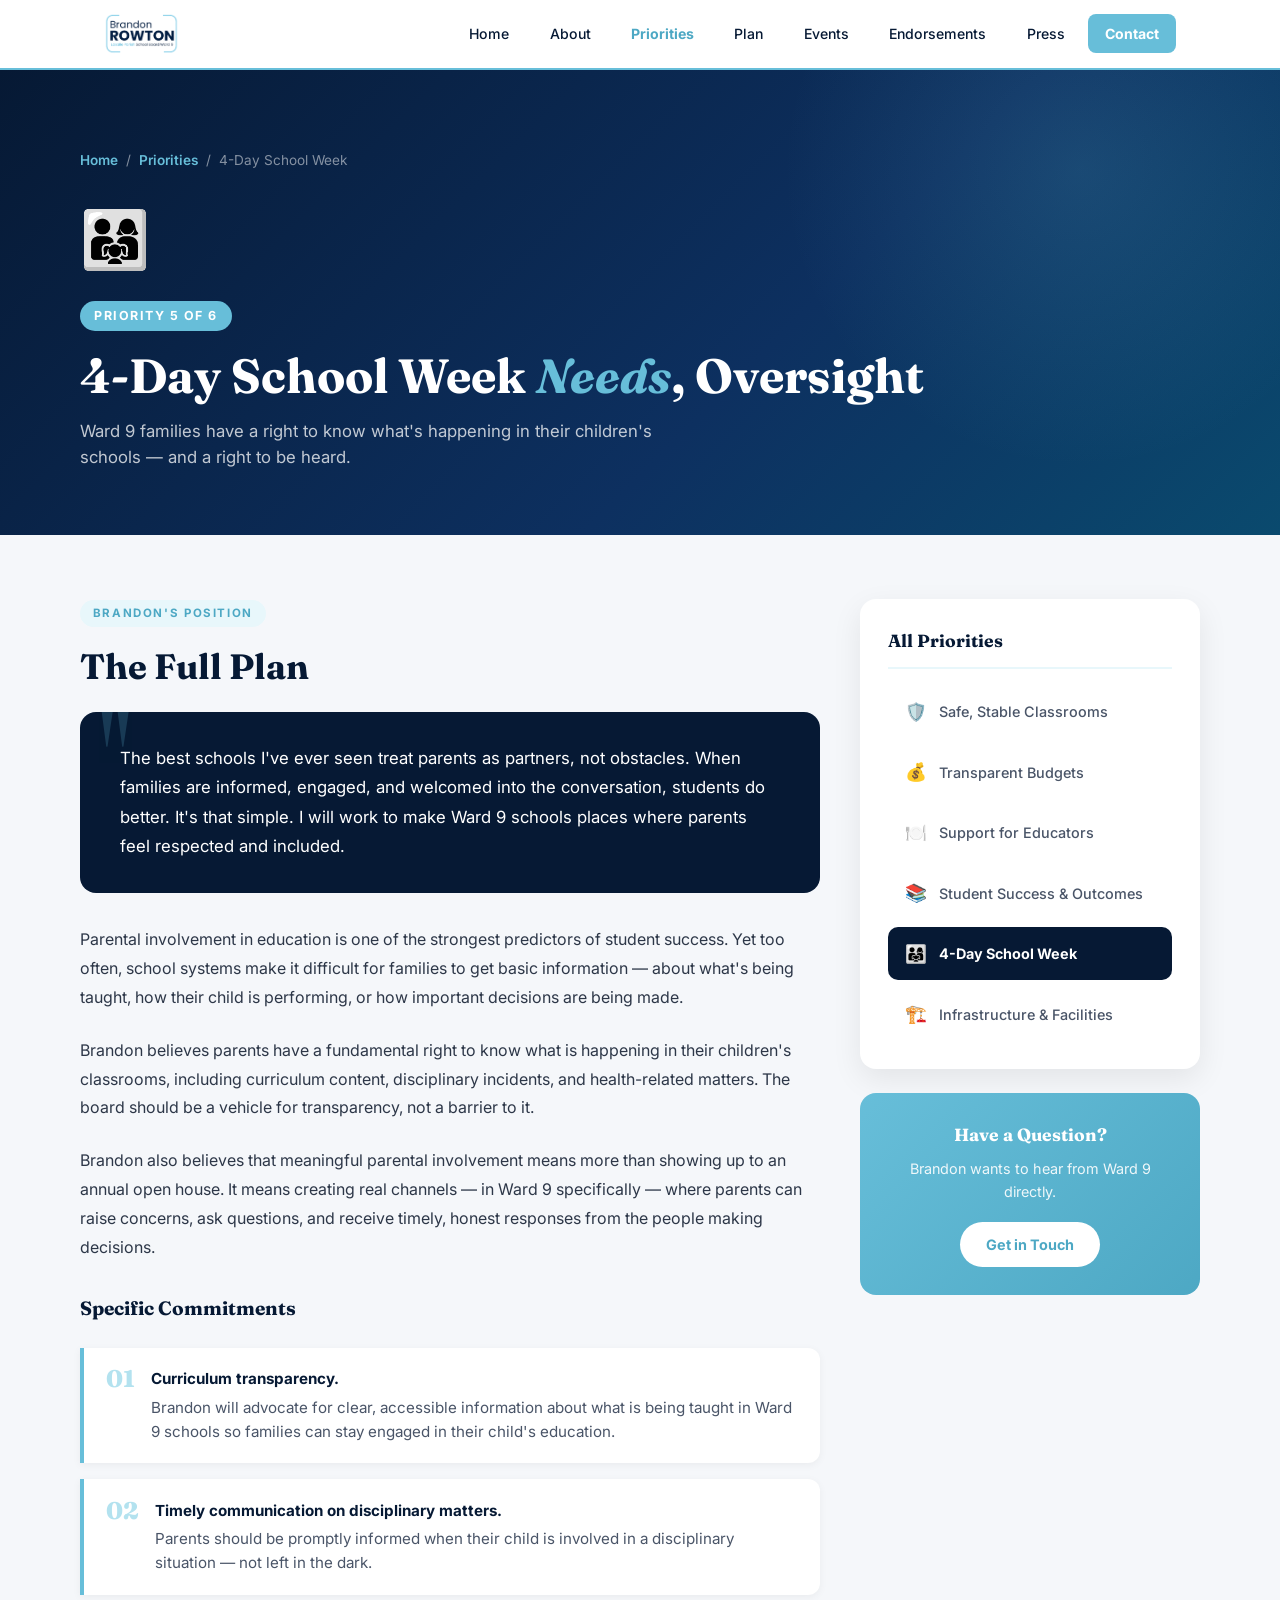
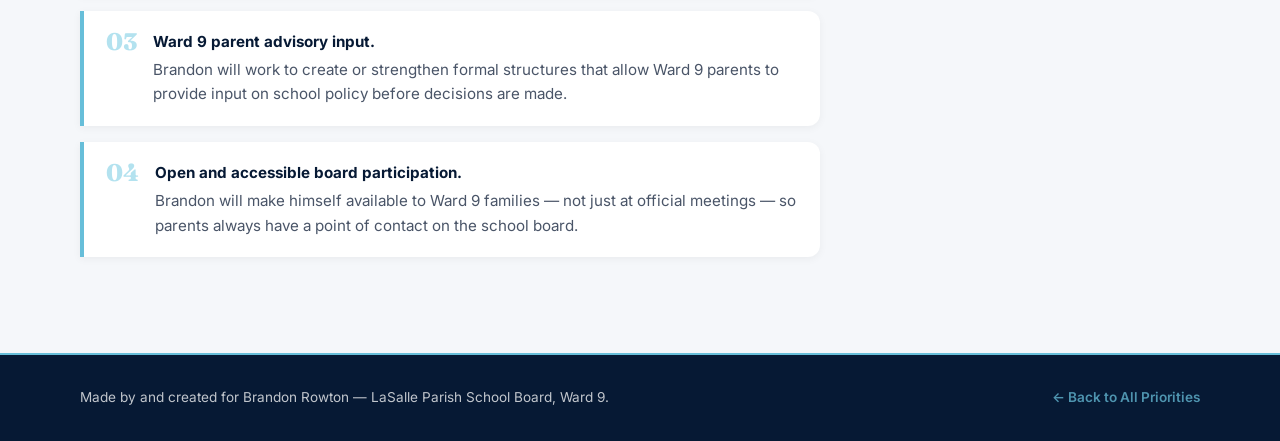
<file: 4-day.html>
<!DOCTYPE html>
<html lang="en">
<head>
  <meta charset="UTF-8" />
  <meta name="viewport" content="width=device-width, initial-scale=1.0" />
  <title>4-Day School Week — Brandon Rowton for Ward 9</title>
  <link rel="icon" type="image/png" href="BCO.a9fb7232-cc8b-4e36-939b-543830245886.png">
  <link rel="preconnect" href="https://fonts.googleapis.com">
  <link rel="preconnect" href="https://fonts.gstatic.com" crossorigin>
  <link href="https://fonts.googleapis.com/css2?family=Fraunces:ital,wght@0,600;0,700;0,800;1,700&family=Inter:wght@400;500;600;700&display=swap" rel="stylesheet">
  <style>
    :root {
      --navy: #082145; --navy-deep: #061934; --blue: #67bed9; --blue-dark: #4da8c4;
      --blue-pale: #e8f7fb; --blue-mid: #b3e2ef; --white: #FFFFFF; --gray: #F5F7FA;
      --radius: 16px; --shadow: 0 10px 30px rgba(0,0,0,0.08); --shadow-blue: 0 8px 24px rgba(103,190,217,0.3);
    }
    * { margin: 0; padding: 0; box-sizing: border-box; }
    html { scroll-behavior: smooth; }
    body { font-family: "Inter", sans-serif; background: var(--gray); color: var(--navy-deep); line-height: 1.6; overflow-x: hidden; }
    img { max-width: 100%; display: block; }
    a { text-decoration: none; color: inherit; }

    header { position: sticky; top: 0; z-index: 100; background: rgba(255,255,255,1); border-bottom: 2px solid var(--blue); }
    .nav-container { max-width: 1120px; margin: auto; padding: 0.8rem 1.5rem; display: flex; justify-content: space-between; align-items: center; }
    .nav-logo { height: 42px; width: auto; object-fit: contain; }
    .nav-toggle { display: none; font-size: 1.6rem; background: none; border: none; cursor: pointer; color: var(--navy-deep); }
    .nav-links { display: flex; gap: 0.4rem; align-items: center; }
    .nav-links a { padding: 0.45rem 1rem; background: transparent; color: var(--navy-deep); border-radius: 8px; font-weight: 500; font-size: 0.88rem; transition: 0.2s ease; border: 1px solid transparent; }
    .nav-links a:hover { background: var(--blue); color: #fff; }
    .nav-links a.active { color: var(--blue-dark); font-weight: 700; }
    .nav-links a.cta { background: var(--blue); color: #fff; font-weight: 700; }
    .nav-links a.cta:hover { background: var(--blue-dark); }
    @media (max-width: 768px) {
      .nav-links { position: fixed; top: 70px; right: 1rem; left: 1rem; background: var(--navy-deep); border: 1px solid var(--blue); border-radius: 12px; padding: 1rem; flex-direction: column; gap: 0.4rem; display: none; }
      .nav-links.open { display: flex; }
      .nav-links a { width: 100%; text-align: center; color: rgba(255,255,255,0.85); }
      .nav-toggle { display: block; }
    }

    .page-hero { background: linear-gradient(135deg, var(--navy-deep) 0%, #0d3060 60%, #0a4a6e 100%); padding: 5rem 1.5rem 4rem; position: relative; overflow: hidden; }
    .page-hero::before { content: ''; position: absolute; width: 600px; height: 600px; border-radius: 50%; background: radial-gradient(circle, rgba(103,190,217,0.15) 0%, transparent 70%); top: -200px; right: -100px; pointer-events: none; }
    .page-hero-inner { max-width: 1120px; margin: auto; position: relative; z-index: 1; }
    .hero-eyebrow { display: inline-block; background: var(--blue); color: #fff; font-size: 0.78rem; font-weight: 700; letter-spacing: 0.12em; text-transform: uppercase; padding: 0.3rem 0.9rem; border-radius: 999px; margin-bottom: 1.2rem; }
    .page-hero h1 { font-family: "Fraunces", serif; font-size: clamp(2rem, 5vw, 3rem); line-height: 1.08; color: #fff; margin-bottom: 1rem; }
    .page-hero h1 em { font-style: italic; color: var(--blue); }
    .page-hero-sub { color: rgba(255,255,255,0.75); font-size: 1.05rem; max-width: 620px; }
    .breadcrumb { display: flex; align-items: center; gap: 0.5rem; margin-bottom: 1.5rem; font-size: 0.85rem; color: rgba(255,255,255,0.5); }
    .breadcrumb a { color: var(--blue); font-weight: 600; }
    .breadcrumb a:hover { text-decoration: underline; }
    .hero-icon { font-size: 3.5rem; margin-bottom: 1rem; display: block; }

    .content-section { padding: 4rem 1.5rem; }
    .section-container { max-width: 1120px; margin: auto; }
    .content-grid { display: grid; grid-template-columns: 1fr 340px; gap: 2.5rem; align-items: start; }
    @media (max-width: 900px) { .content-grid { grid-template-columns: 1fr; } }

    .main-content {}
    .section-label { display: inline-block; font-size: 0.72rem; font-weight: 700; letter-spacing: 0.14em; text-transform: uppercase; color: var(--blue-dark); background: var(--blue-pale); padding: 0.25rem 0.8rem; border-radius: 999px; margin-bottom: 0.8rem; }
    .section-title { font-family: "Fraunces", serif; font-size: clamp(1.6rem, 3vw, 2.2rem); margin-bottom: 1rem; color: var(--navy-deep); }

    .statement-box { background: var(--navy-deep); color: #fff; border-radius: var(--radius); padding: 2rem 2.5rem; margin-bottom: 2rem; position: relative; overflow: hidden; }
    .statement-box::before { content: '"'; font-family: "Fraunces", serif; font-size: 8rem; color: var(--blue); opacity: 0.2; position: absolute; top: -1rem; left: 1.2rem; line-height: 1; }
    .statement-box p { font-size: 1.05rem; line-height: 1.75; position: relative; z-index: 1; }

    .body-text { color: #2d3748; font-size: 1rem; line-height: 1.8; margin-bottom: 1.5rem; }

    .commitments { display: flex; flex-direction: column; gap: 1rem; margin-top: 1.5rem; }
    .commitment-item { display: flex; align-items: flex-start; gap: 1rem; background: #fff; border-left: 4px solid var(--blue); border-radius: 0 12px 12px 0; padding: 1.2rem 1.4rem; box-shadow: 0 2px 8px rgba(0,0,0,0.05); }
    .commitment-num { font-family: "Fraunces", serif; font-size: 1.5rem; font-weight: 800; color: var(--blue-mid); line-height: 1; flex-shrink: 0; min-width: 28px; }
    .commitment-item p strong { display: block; color: var(--navy-deep); margin-bottom: 0.25rem; }
    .commitment-item p { font-size: 0.95rem; color: #4a5568; }

    .sidebar {}
    .sidebar-card { background: #fff; border-radius: var(--radius); padding: 1.75rem; box-shadow: var(--shadow); margin-bottom: 1.5rem; }
    .sidebar-card h3 { font-family: "Fraunces", serif; font-size: 1.1rem; color: var(--navy-deep); margin-bottom: 1rem; border-bottom: 2px solid var(--blue-pale); padding-bottom: 0.75rem; }
    .sidebar-nav-list { display: flex; flex-direction: column; gap: 0.5rem; }
    .sidebar-nav-list a { display: flex; align-items: center; gap: 0.75rem; padding: 0.7rem 1rem; border-radius: 10px; font-size: 0.9rem; font-weight: 500; color: #4a5568; transition: 0.2s; border: 1px solid transparent; }
    .sidebar-nav-list a:hover { background: var(--blue-pale); color: var(--blue-dark); border-color: var(--blue-mid); }
    .sidebar-nav-list a.current { background: var(--navy-deep); color: #fff; font-weight: 700; }
    .sidebar-nav-list a .nav-icon { font-size: 1.1rem; }

    .contact-callout { background: linear-gradient(135deg, var(--blue) 0%, var(--blue-dark) 100%); border-radius: var(--radius); padding: 1.75rem; text-align: center; color: #fff; }
    .contact-callout h3 { font-family: "Fraunces", serif; font-size: 1.1rem; margin-bottom: 0.5rem; }
    .contact-callout p { font-size: 0.9rem; opacity: 0.9; margin-bottom: 1.2rem; }
    .btn-white { display: inline-block; background: #fff; color: var(--blue-dark); font-weight: 700; padding: 0.7rem 1.6rem; border-radius: 999px; font-size: 0.9rem; transition: 0.2s; }
    .btn-white:hover { background: var(--blue-pale); transform: translateY(-2px); }

    footer { background: var(--navy-deep); color: #fff; padding: 2rem 1.5rem; border-top: 2px solid var(--blue); margin-top: 2rem; }
    .footer-inner { max-width: 1120px; margin: auto; display: flex; justify-content: space-between; align-items: center; flex-wrap: wrap; gap: 1rem; font-size: 0.85rem; opacity: 0.75; }

    @keyframes fadeUp { from { opacity: 0; transform: translateY(20px); } to { opacity: 1; transform: translateY(0); } }
    .page-hero-inner > * { opacity: 0; animation: fadeUp 0.6s ease forwards; }
    .page-hero-inner > *:nth-child(1) { animation-delay: 0.05s; }
    .page-hero-inner > *:nth-child(2) { animation-delay: 0.15s; }
    .page-hero-inner > *:nth-child(3) { animation-delay: 0.25s; }
    .page-hero-inner > *:nth-child(4) { animation-delay: 0.35s; }
</style>
</head>
<body>

<header>
  <div class="nav-container">
    <img src="Copilot_20260420_100757.png" class="nav-logo" alt="Campaign Logo">
    <button class="nav-toggle" id="navToggle">☰</button>
    <nav class="nav-links">
      <a href="index.html">Home</a>
      <a href="index.html#about">About</a>
      <a href="priorities.html" class="active">Priorities</a>
      <a href="index.html#plan">Plan</a>
      <a href="index.html#events">Events</a>
      <a href="index.html#endorsements">Endorsements</a>
      <a href="index.html#press">Press</a>
      <a href="index.html#contact" class="cta">Contact</a>
    </nav>
  </div>
</header>

<div class="page-hero">
  <div class="page-hero-inner">
    <div class="breadcrumb">
      <a href="index.html">Home</a>
      <span>/</span>
      <a href="priorities.html">Priorities</a>
      <span>/</span>
      <span>4-Day School Week</span>
    </div>
    <span class="hero-icon">👨‍👩‍👧</span>
    <span class="hero-eyebrow">Priority 5 of 6</span>
    <h1>4-Day School Week <em>Needs</em>, Oversight</h1>
    <p class="page-hero-sub">Ward 9 families have a right to know what's happening in their children's schools — and a right to be heard.</p>
  </div>
</div>

<section class="content-section">
  <div class="section-container">
    <div class="content-grid">
      <div class="main-content">
        <span class="section-label">Brandon's Position</span>
        <h2 class="section-title">The Full Plan</h2>
        <div class="statement-box">
          <p>The best schools I've ever seen treat parents as partners, not obstacles. When families are informed, engaged, and welcomed into the conversation, students do better. It's that simple. I will work to make Ward 9 schools places where parents feel respected and included.</p>
        </div>
        <p class="body-text">Parental involvement in education is one of the strongest predictors of student success. Yet too often, school systems make it difficult for families to get basic information — about what's being taught, how their child is performing, or how important decisions are being made.</p><p class="body-text">Brandon believes parents have a fundamental right to know what is happening in their children's classrooms, including curriculum content, disciplinary incidents, and health-related matters. The board should be a vehicle for transparency, not a barrier to it.</p><p class="body-text">Brandon also believes that meaningful parental involvement means more than showing up to an annual open house. It means creating real channels — in Ward 9 specifically — where parents can raise concerns, ask questions, and receive timely, honest responses from the people making decisions.</p>
        <h3 style="font-family:'Fraunces',serif; font-size:1.2rem; margin-bottom:1rem; margin-top:2rem; color:var(--navy-deep);">Specific Commitments</h3>
        <div class="commitments">
        <div class="commitment-item">
          <div class="commitment-num">01</div>
          <p><strong>Curriculum transparency.</strong> Brandon will advocate for clear, accessible information about what is being taught in Ward 9 schools so families can stay engaged in their child's education.</p>
        </div>
        <div class="commitment-item">
          <div class="commitment-num">02</div>
          <p><strong>Timely communication on disciplinary matters.</strong> Parents should be promptly informed when their child is involved in a disciplinary situation — not left in the dark.</p>
        </div>
        <div class="commitment-item">
          <div class="commitment-num">03</div>
          <p><strong>Ward 9 parent advisory input.</strong> Brandon will work to create or strengthen formal structures that allow Ward 9 parents to provide input on school policy before decisions are made.</p>
        </div>
        <div class="commitment-item">
          <div class="commitment-num">04</div>
          <p><strong>Open and accessible board participation.</strong> Brandon will make himself available to Ward 9 families — not just at official meetings — so parents always have a point of contact on the school board.</p>
        </div></div>
      </div>
      
<div class="sidebar">
  <div class="sidebar-card">
    <h3>All Priorities</h3>
    <div class="sidebar-nav-list">
      <a href="priority-safe-classrooms.html"><span class="nav-icon">🛡️</span>Safe, Stable Classrooms</a>
<a href="priority-transparent-budgets.html"><span class="nav-icon">💰</span>Transparent Budgets</a>
<a href="priority-educator-support.html"><span class="nav-icon">🍽️</span>Support for Educators</a>
<a href="priority-student-success.html"><span class="nav-icon">📚</span>Student Success & Outcomes</a>
<a href="priority-4-day.html" class="current"><span class="nav-icon">👨‍👩‍👧</span>4-Day School Week</a>
<a href="priority-infrastructure.html"><span class="nav-icon">🏗️</span>Infrastructure & Facilities</a>

    </div>
  </div>
  <div class="contact-callout">
    <h3>Have a Question?</h3>
    <p>Brandon wants to hear from Ward 9 directly.</p>
    <a href="index.html#contact" class="btn-white">Get in Touch</a>
  </div>
</div>

    </div>
  </div>
</section>

<footer>
  <div class="footer-inner">
    <div>Made by and created for Brandon Rowton — LaSalle Parish School Board, Ward 9.</div>
    <a href="priorities.html" style="color: var(--blue); font-weight: 600;">← Back to All Priorities</a>
  </div>
</footer>

<script>
  const navToggle = document.getElementById("navToggle");
  const navMenu = document.querySelector(".nav-links");
  navToggle.addEventListener("click", () => navMenu.classList.toggle("open"));
  navMenu.querySelectorAll("a").forEach(link => link.addEventListener("click", () => navMenu.classList.remove("open")));
</script>

</body>
</html>
</file>
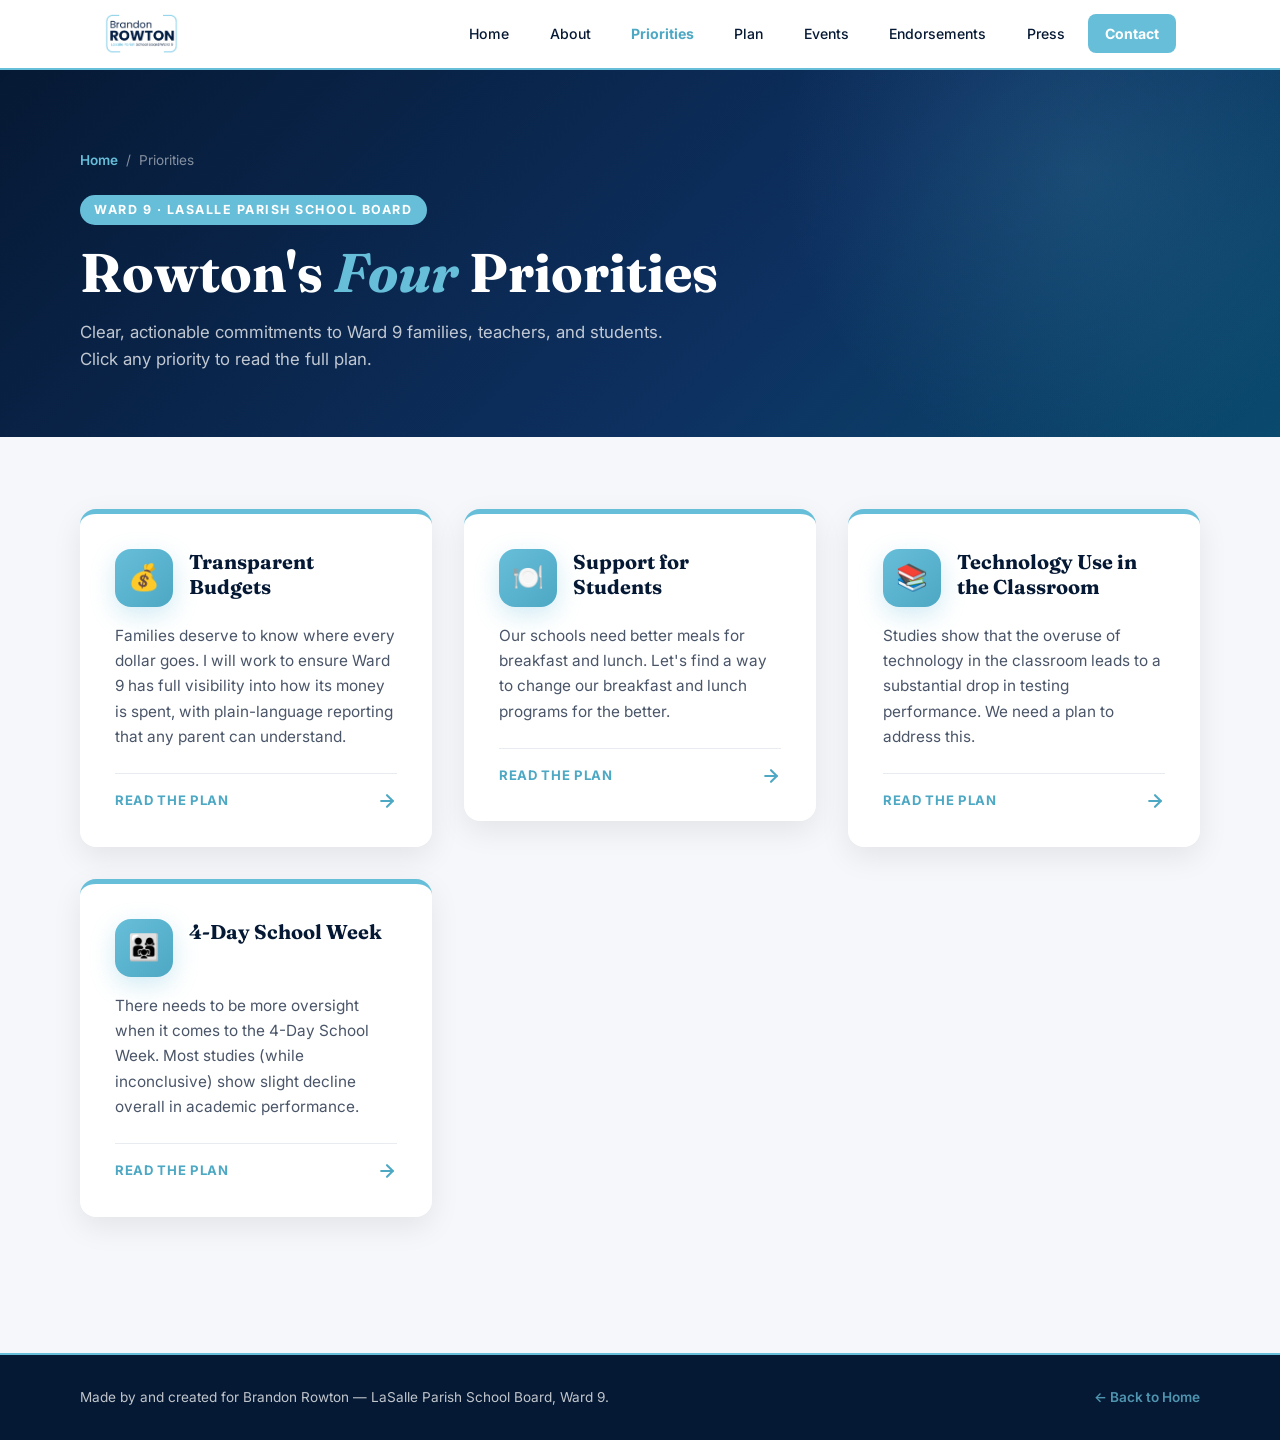
<file: NA.html>
<!DOCTYPE html>
<html lang="en">
<head>
  <meta charset="UTF-8" />
  <meta name="viewport" content="width=device-width, initial-scale=1.0" />
  <title>Priorities — Brandon Rowton for Ward 9</title>
  <link rel="icon" type="image/png" href="BCO.a9fb7232-cc8b-4e36-939b-543830245886.png">
  <link rel="preconnect" href="https://fonts.googleapis.com">
  <link rel="preconnect" href="https://fonts.gstatic.com" crossorigin>
  <link href="https://fonts.googleapis.com/css2?family=Fraunces:ital,wght@0,600;0,700;0,800;1,700&family=Inter:wght@400;500;600;700&display=swap" rel="stylesheet">
  <style>
    :root {
      --navy: #082145; --navy-deep: #061934; --blue: #67bed9; --blue-dark: #4da8c4;
      --blue-pale: #e8f7fb; --blue-mid: #b3e2ef; --white: #FFFFFF; --gray: #F5F7FA;
      --radius: 16px; --shadow: 0 10px 30px rgba(0,0,0,0.08); --shadow-blue: 0 8px 24px rgba(103,190,217,0.3);
    }
    * { margin: 0; padding: 0; box-sizing: border-box; }
    html { scroll-behavior: smooth; }
    body { font-family: "Inter", sans-serif; background: var(--gray); color: var(--navy-deep); line-height: 1.6; overflow-x: hidden; }
    img { max-width: 100%; display: block; }
    a { text-decoration: none; color: inherit; }

    header { position: sticky; top: 0; z-index: 100; background: rgba(255,255,255,1); border-bottom: 2px solid var(--blue); }
    .nav-container { max-width: 1120px; margin: auto; padding: 0.8rem 1.5rem; display: flex; justify-content: space-between; align-items: center; }
    .nav-logo { height: 42px; width: auto; object-fit: contain; }
    .nav-toggle { display: none; font-size: 1.6rem; background: none; border: none; cursor: pointer; color: var(--navy-deep); }
    .nav-links { display: flex; gap: 0.4rem; align-items: center; }
    .nav-links a { padding: 0.45rem 1rem; background: transparent; color: var(--navy-deep); border-radius: 8px; font-weight: 500; font-size: 0.88rem; transition: 0.2s ease; border: 1px solid transparent; }
    .nav-links a:hover { background: var(--blue); color: #fff; }
    .nav-links a.active { color: var(--blue-dark); font-weight: 700; }
    .nav-links a.cta { background: var(--blue); color: #fff; font-weight: 700; }
    .nav-links a.cta:hover { background: var(--blue-dark); }
    @media (max-width: 768px) {
      .nav-links { position: fixed; top: 70px; right: 1rem; left: 1rem; background: var(--navy-deep); border: 1px solid var(--blue); border-radius: 12px; padding: 1rem; flex-direction: column; gap: 0.4rem; display: none; }
      .nav-links.open { display: flex; }
      .nav-links a { width: 100%; text-align: center; color: rgba(255,255,255,0.85); }
      .nav-toggle { display: block; }
    }

    /* PAGE HERO */
    .page-hero { background: linear-gradient(135deg, var(--navy-deep) 0%, #0d3060 60%, #0a4a6e 100%); padding: 5rem 1.5rem 4rem; position: relative; overflow: hidden; }
    .page-hero::before { content: ''; position: absolute; width: 600px; height: 600px; border-radius: 50%; background: radial-gradient(circle, rgba(103,190,217,0.15) 0%, transparent 70%); top: -200px; right: -100px; pointer-events: none; }
    .page-hero-inner { max-width: 1120px; margin: auto; position: relative; z-index: 1; }
    .hero-eyebrow { display: inline-block; background: var(--blue); color: #fff; font-size: 0.78rem; font-weight: 700; letter-spacing: 0.12em; text-transform: uppercase; padding: 0.3rem 0.9rem; border-radius: 999px; margin-bottom: 1.2rem; }
    .page-hero h1 { font-family: "Fraunces", serif; font-size: clamp(2.2rem, 5vw, 3.4rem); line-height: 1.08; color: #fff; margin-bottom: 1rem; }
    .page-hero h1 em { font-style: italic; color: var(--blue); }
    .page-hero p { color: rgba(255,255,255,0.75); font-size: 1.05rem; max-width: 620px; }
    .breadcrumb { display: flex; align-items: center; gap: 0.5rem; margin-bottom: 1.5rem; font-size: 0.85rem; color: rgba(255,255,255,0.5); }
    .breadcrumb a { color: var(--blue); font-weight: 600; }
    .breadcrumb a:hover { text-decoration: underline; }

    /* PRIORITIES GRID */
    .priorities-section { padding: 4.5rem 1.5rem; }
    .section-container { max-width: 1120px; margin: auto; }
    .priorities-grid { display: grid; grid-template-columns: repeat(auto-fit, minmax(320px, 1fr)); gap: 2rem; }
    .priority-card-link { text-decoration: none; color: inherit; display: block; }
    .priority-card {
      background: #fff; border-radius: var(--radius); padding: 2.2rem; box-shadow: var(--shadow);
      border-top: 5px solid var(--blue); transition: 0.25s ease; position: relative; overflow: hidden;
      display: flex; flex-direction: column; gap: 1rem; cursor: pointer;
    }
    .priority-card:hover { transform: translateY(-6px); box-shadow: 0 20px 48px rgba(103,190,217,0.25); border-top-color: var(--blue-dark); }
    .priority-card-header { display: flex; align-items: flex-start; gap: 1rem; }
    .priority-icon { width: 58px; height: 58px; border-radius: 16px; background: linear-gradient(135deg, var(--blue) 0%, var(--blue-dark) 100%); display: flex; align-items: center; justify-content: center; font-size: 1.6rem; flex-shrink: 0; box-shadow: var(--shadow-blue); }
    .priority-card h2 { font-family: "Fraunces", serif; font-size: 1.25rem; color: var(--navy-deep); line-height: 1.25; }
    .priority-card p { color: #4a5568; font-size: 0.96rem; line-height: 1.65; flex: 1; }
    .priority-card-arrow { display: flex; align-items: center; justify-content: space-between; margin-top: 0.5rem; padding-top: 1rem; border-top: 1px solid #e8ecf0; }
    .priority-card-arrow span { font-size: 0.82rem; font-weight: 700; color: var(--blue-dark); letter-spacing: 0.05em; text-transform: uppercase; }
    .priority-card-arrow svg { width: 20px; height: 20px; color: var(--blue-dark); transition: transform 0.2s ease; }
    .priority-card:hover .priority-card-arrow svg { transform: translateX(4px); }

    /* BACK LINK */
    .back-section { padding: 2rem 1.5rem 0; }
    .back-link { display: inline-flex; align-items: center; gap: 0.5rem; color: var(--blue-dark); font-weight: 600; font-size: 0.9rem; transition: 0.2s; }
    .back-link:hover { color: var(--blue); }

    footer { background: var(--navy-deep); color: #fff; padding: 2rem 1.5rem; border-top: 2px solid var(--blue); margin-top: 4rem; }
    .footer-inner { max-width: 1120px; margin: auto; display: flex; justify-content: space-between; align-items: center; flex-wrap: wrap; gap: 1rem; font-size: 0.85rem; opacity: 0.75; }

    @keyframes fadeUp { from { opacity: 0; transform: translateY(24px); } to { opacity: 1; transform: translateY(0); } }
    .priority-card-link { opacity: 0; animation: fadeUp 0.5s ease forwards; }
    .priority-card-link:nth-child(1) { animation-delay: 0.05s; }
    .priority-card-link:nth-child(2) { animation-delay: 0.1s; }
    .priority-card-link:nth-child(3) { animation-delay: 0.15s; }
    .priority-card-link:nth-child(4) { animation-delay: 0.2s; }
    .priority-card-link:nth-child(5) { animation-delay: 0.25s; }
    .priority-card-link:nth-child(6) { animation-delay: 0.3s; }
  </style>
</head>
<body>

<header>
  <div class="nav-container">
    <img src="Copilot_20260420_100757.png" class="nav-logo" alt="Campaign Logo">
    <button class="nav-toggle" id="navToggle">☰</button>
    <nav class="nav-links">
      <a href="index.html">Home</a>
      <a href="index.html#about">About</a>
      <a href="priorities.html" class="active">Priorities</a>
      <a href="index.html#plan">Plan</a>
      <a href="index.html#events">Events</a>
      <a href="index.html#endorsements">Endorsements</a>
      <a href="index.html#press">Press</a>
      <a href="index.html#contact" class="cta">Contact</a>
    </nav>
  </div>
</header>

<div class="page-hero">
  <div class="page-hero-inner">
    <div class="breadcrumb">
      <a href="index.html">Home</a>
      <span>/</span>
      <span>Priorities</span>
    </div>
    <span class="hero-eyebrow">Ward 9 · LaSalle Parish School Board</span>
    <h1>Rowton's <em>Four</em> Priorities</h1>
    <p>Clear, actionable commitments to Ward 9 families, teachers, and students. Click any priority to read the full plan.</p>
  </div>
</div>

<section class="priorities-section">
  <div class="section-container">
    <div class="priorities-grid">
      <a href="priority-transparent-budgets" class="priority-card-link">
        <div class="priority-card">
          <div class="priority-card-header">
            <div class="priority-icon">💰</div>
            <h2>Transparent Budgets</h2>
          </div>
          <p>Families deserve to know where every dollar goes. I will work to ensure Ward 9 has full visibility into how its money is spent, with plain-language reporting that any parent can understand.</p>
          <div class="priority-card-arrow">
            <span>Read the plan</span>
            <svg viewBox="0 0 24 24" fill="none" stroke="currentColor" stroke-width="2.5" stroke-linecap="round" stroke-linejoin="round"><line x1="5" y1="12" x2="19" y2="12"/><polyline points="12 5 19 12 12 19"/></svg>
          </div>
        </div>
      </a>

      <a href="N/A.html" class="priority-card-link">
        <div class="priority-card">
          <div class="priority-card-header">
            <div class="priority-icon">🍽️</div>
            <h2>Support for Students</h2>
          </div>
          <p>Our schools need better meals for breakfast and lunch. Let's find a way to change our breakfast and lunch programs for the better.</p>
          <div class="priority-card-arrow">
            <span>Read the plan</span>
            <svg viewBox="0 0 24 24" fill="none" stroke="currentColor" stroke-width="2.5" stroke-linecap="round" stroke-linejoin="round"><line x1="5" y1="12" x2="19" y2="12"/><polyline points="12 5 19 12 12 19"/></svg>
          </div>
        </div>
      </a>

      <a href="N/A.html" class="priority-card-link">
        <div class="priority-card">
          <div class="priority-card-header">
            <div class="priority-icon">📚</div>
            <h2>Technology Use in the Classroom</h2>
          </div>
          <p>Studies show that the overuse of technology in the classroom leads to a substantial drop in testing performance. We need a plan to address this.</p>
          <div class="priority-card-arrow">
            <span>Read the plan</span>
            <svg viewBox="0 0 24 24" fill="none" stroke="currentColor" stroke-width="2.5" stroke-linecap="round" stroke-linejoin="round"><line x1="5" y1="12" x2="19" y2="12"/><polyline points="12 5 19 12 12 19"/></svg>
          </div>
        </div>
      </a>

      <a href="priority-4-day" class="priority-card-link">
        <div class="priority-card">
          <div class="priority-card-header">
            <div class="priority-icon">👨‍👩‍👧</div>
            <h2>4-Day School Week</h2>
          </div>
          <p>There needs to be more oversight when it comes to the 4-Day School Week. Most studies (while inconclusive) show slight decline overall in academic performance.</p>
          <div class="priority-card-arrow">
            <span>Read the plan</span>
            <svg viewBox="0 0 24 24" fill="none" stroke="currentColor" stroke-width="2.5" stroke-linecap="round" stroke-linejoin="round"><line x1="5" y1="12" x2="19" y2="12"/><polyline points="12 5 19 12 12 19"/></svg>
          </div>
        </div>
      </a>

    </div>
  </div>
</section>

<footer>
  <div class="footer-inner">
    <div>Made by and created for Brandon Rowton — LaSalle Parish School Board, Ward 9.</div>
    <a href="index.html" style="color: var(--blue); font-weight: 600;">← Back to Home</a>
  </div>
</footer>

<script>
  const navToggle = document.getElementById("navToggle");
  const navMenu = document.querySelector(".nav-links");
  navToggle.addEventListener("click", () => navMenu.classList.toggle("open"));
  navMenu.querySelectorAll("a").forEach(link => link.addEventListener("click", () => navMenu.classList.remove("open")));
</script>
</body>
</html>
</file>
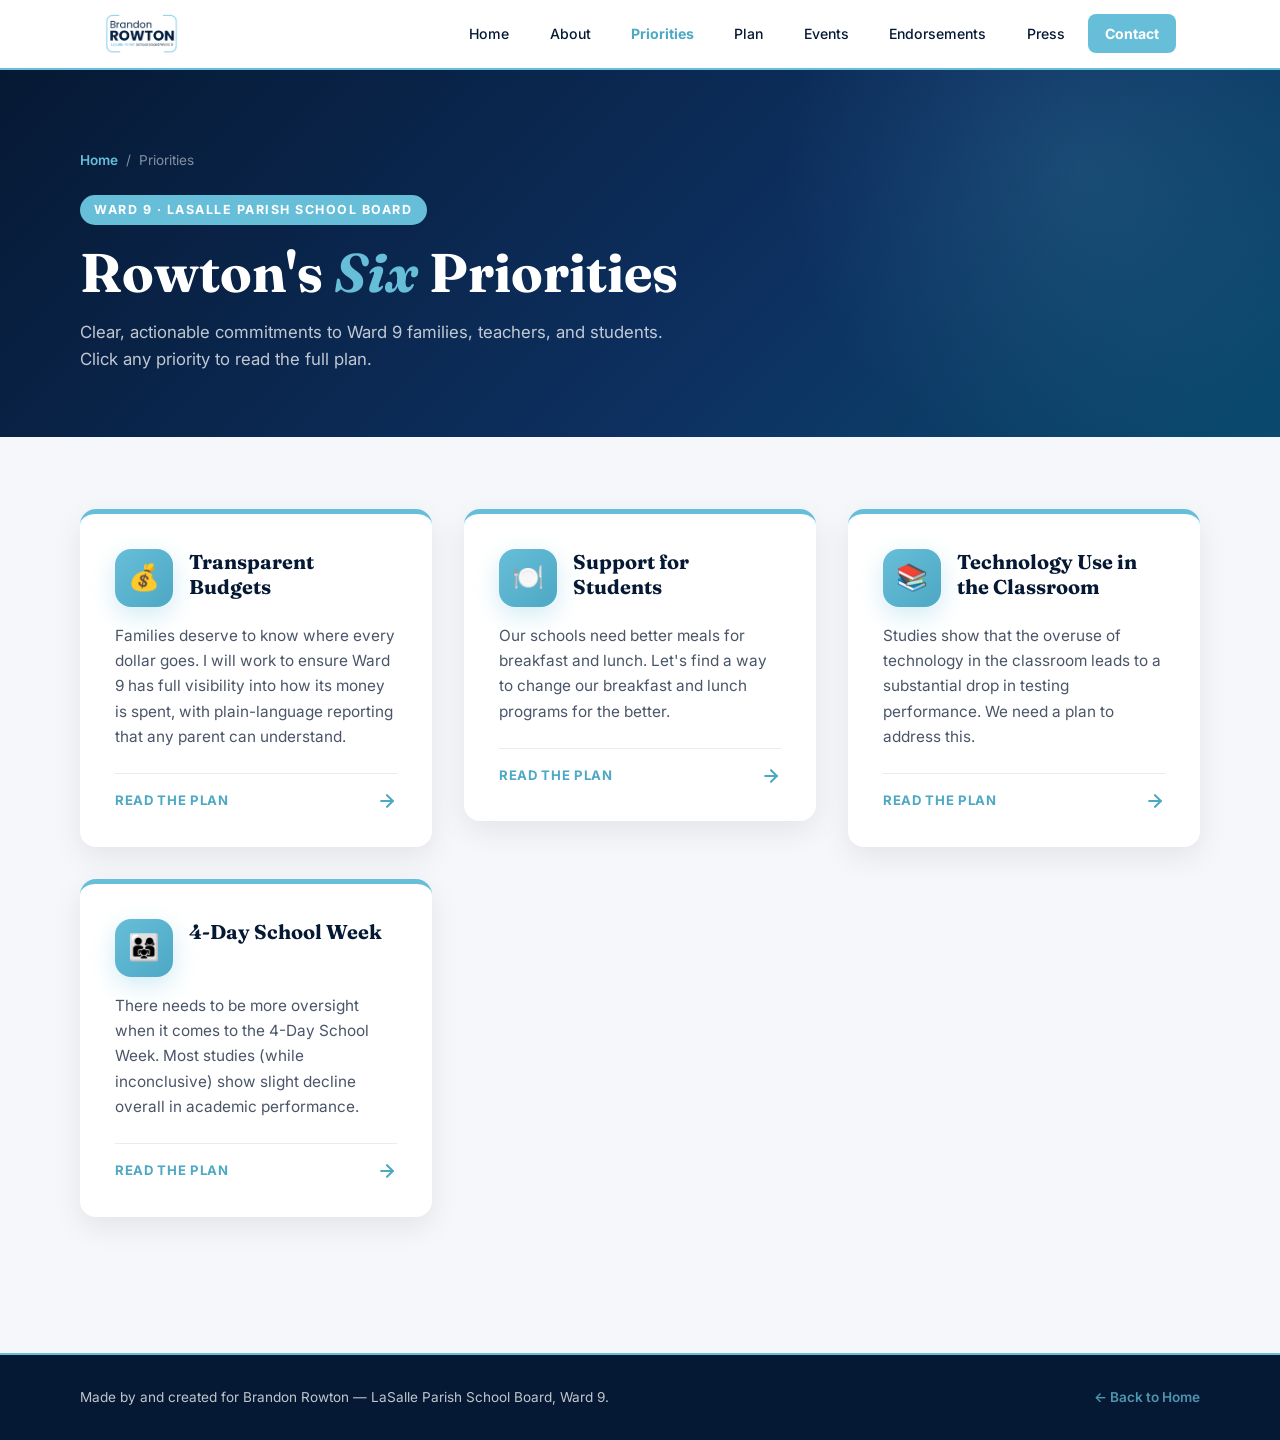
<file: priorities.html>
<!DOCTYPE html>
<html lang="en">
<head>
  <meta charset="UTF-8" />
  <meta name="viewport" content="width=device-width, initial-scale=1.0" />
  <title>Priorities — Brandon Rowton for Ward 9</title>
  <link rel="icon" type="image/png" href="BCO.a9fb7232-cc8b-4e36-939b-543830245886.png">
  <link rel="preconnect" href="https://fonts.googleapis.com">
  <link rel="preconnect" href="https://fonts.gstatic.com" crossorigin>
  <link href="https://fonts.googleapis.com/css2?family=Fraunces:ital,wght@0,600;0,700;0,800;1,700&family=Inter:wght@400;500;600;700&display=swap" rel="stylesheet">
  <style>
    :root {
      --navy: #082145; --navy-deep: #061934; --blue: #67bed9; --blue-dark: #4da8c4;
      --blue-pale: #e8f7fb; --blue-mid: #b3e2ef; --white: #FFFFFF; --gray: #F5F7FA;
      --radius: 16px; --shadow: 0 10px 30px rgba(0,0,0,0.08); --shadow-blue: 0 8px 24px rgba(103,190,217,0.3);
    }
    * { margin: 0; padding: 0; box-sizing: border-box; }
    html { scroll-behavior: smooth; }
    body { font-family: "Inter", sans-serif; background: var(--gray); color: var(--navy-deep); line-height: 1.6; overflow-x: hidden; }
    img { max-width: 100%; display: block; }
    a { text-decoration: none; color: inherit; }

    header { position: sticky; top: 0; z-index: 100; background: rgba(255,255,255,1); border-bottom: 2px solid var(--blue); }
    .nav-container { max-width: 1120px; margin: auto; padding: 0.8rem 1.5rem; display: flex; justify-content: space-between; align-items: center; }
    .nav-logo { height: 42px; width: auto; object-fit: contain; }
    .nav-toggle { display: none; font-size: 1.6rem; background: none; border: none; cursor: pointer; color: var(--navy-deep); }
    .nav-links { display: flex; gap: 0.4rem; align-items: center; }
    .nav-links a { padding: 0.45rem 1rem; background: transparent; color: var(--navy-deep); border-radius: 8px; font-weight: 500; font-size: 0.88rem; transition: 0.2s ease; border: 1px solid transparent; }
    .nav-links a:hover { background: var(--blue); color: #fff; }
    .nav-links a.active { color: var(--blue-dark); font-weight: 700; }
    .nav-links a.cta { background: var(--blue); color: #fff; font-weight: 700; }
    .nav-links a.cta:hover { background: var(--blue-dark); }
    @media (max-width: 768px) {
      .nav-links { position: fixed; top: 70px; right: 1rem; left: 1rem; background: var(--navy-deep); border: 1px solid var(--blue); border-radius: 12px; padding: 1rem; flex-direction: column; gap: 0.4rem; display: none; }
      .nav-links.open { display: flex; }
      .nav-links a { width: 100%; text-align: center; color: rgba(255,255,255,0.85); }
      .nav-toggle { display: block; }
    }

    /* PAGE HERO */
    .page-hero { background: linear-gradient(135deg, var(--navy-deep) 0%, #0d3060 60%, #0a4a6e 100%); padding: 5rem 1.5rem 4rem; position: relative; overflow: hidden; }
    .page-hero::before { content: ''; position: absolute; width: 600px; height: 600px; border-radius: 50%; background: radial-gradient(circle, rgba(103,190,217,0.15) 0%, transparent 70%); top: -200px; right: -100px; pointer-events: none; }
    .page-hero-inner { max-width: 1120px; margin: auto; position: relative; z-index: 1; }
    .hero-eyebrow { display: inline-block; background: var(--blue); color: #fff; font-size: 0.78rem; font-weight: 700; letter-spacing: 0.12em; text-transform: uppercase; padding: 0.3rem 0.9rem; border-radius: 999px; margin-bottom: 1.2rem; }
    .page-hero h1 { font-family: "Fraunces", serif; font-size: clamp(2.2rem, 5vw, 3.4rem); line-height: 1.08; color: #fff; margin-bottom: 1rem; }
    .page-hero h1 em { font-style: italic; color: var(--blue); }
    .page-hero p { color: rgba(255,255,255,0.75); font-size: 1.05rem; max-width: 620px; }
    .breadcrumb { display: flex; align-items: center; gap: 0.5rem; margin-bottom: 1.5rem; font-size: 0.85rem; color: rgba(255,255,255,0.5); }
    .breadcrumb a { color: var(--blue); font-weight: 600; }
    .breadcrumb a:hover { text-decoration: underline; }

    /* PRIORITIES GRID */
    .priorities-section { padding: 4.5rem 1.5rem; }
    .section-container { max-width: 1120px; margin: auto; }
    .priorities-grid { display: grid; grid-template-columns: repeat(auto-fit, minmax(320px, 1fr)); gap: 2rem; }
    .priority-card-link { text-decoration: none; color: inherit; display: block; }
    .priority-card {
      background: #fff; border-radius: var(--radius); padding: 2.2rem; box-shadow: var(--shadow);
      border-top: 5px solid var(--blue); transition: 0.25s ease; position: relative; overflow: hidden;
      display: flex; flex-direction: column; gap: 1rem; cursor: pointer;
    }
    .priority-card:hover { transform: translateY(-6px); box-shadow: 0 20px 48px rgba(103,190,217,0.25); border-top-color: var(--blue-dark); }
    .priority-card-header { display: flex; align-items: flex-start; gap: 1rem; }
    .priority-icon { width: 58px; height: 58px; border-radius: 16px; background: linear-gradient(135deg, var(--blue) 0%, var(--blue-dark) 100%); display: flex; align-items: center; justify-content: center; font-size: 1.6rem; flex-shrink: 0; box-shadow: var(--shadow-blue); }
    .priority-card h2 { font-family: "Fraunces", serif; font-size: 1.25rem; color: var(--navy-deep); line-height: 1.25; }
    .priority-card p { color: #4a5568; font-size: 0.96rem; line-height: 1.65; flex: 1; }
    .priority-card-arrow { display: flex; align-items: center; justify-content: space-between; margin-top: 0.5rem; padding-top: 1rem; border-top: 1px solid #e8ecf0; }
    .priority-card-arrow span { font-size: 0.82rem; font-weight: 700; color: var(--blue-dark); letter-spacing: 0.05em; text-transform: uppercase; }
    .priority-card-arrow svg { width: 20px; height: 20px; color: var(--blue-dark); transition: transform 0.2s ease; }
    .priority-card:hover .priority-card-arrow svg { transform: translateX(4px); }

    /* BACK LINK */
    .back-section { padding: 2rem 1.5rem 0; }
    .back-link { display: inline-flex; align-items: center; gap: 0.5rem; color: var(--blue-dark); font-weight: 600; font-size: 0.9rem; transition: 0.2s; }
    .back-link:hover { color: var(--blue); }

    footer { background: var(--navy-deep); color: #fff; padding: 2rem 1.5rem; border-top: 2px solid var(--blue); margin-top: 4rem; }
    .footer-inner { max-width: 1120px; margin: auto; display: flex; justify-content: space-between; align-items: center; flex-wrap: wrap; gap: 1rem; font-size: 0.85rem; opacity: 0.75; }

    @keyframes fadeUp { from { opacity: 0; transform: translateY(24px); } to { opacity: 1; transform: translateY(0); } }
    .priority-card-link { opacity: 0; animation: fadeUp 0.5s ease forwards; }
    .priority-card-link:nth-child(1) { animation-delay: 0.05s; }
    .priority-card-link:nth-child(2) { animation-delay: 0.1s; }
    .priority-card-link:nth-child(3) { animation-delay: 0.15s; }
    .priority-card-link:nth-child(4) { animation-delay: 0.2s; }
    .priority-card-link:nth-child(5) { animation-delay: 0.25s; }
    .priority-card-link:nth-child(6) { animation-delay: 0.3s; }
  </style>
</head>
<body>

<header>
  <div class="nav-container">
    <img src="Copilot_20260420_100757.png" class="nav-logo" alt="Campaign Logo">
    <button class="nav-toggle" id="navToggle">☰</button>
    <nav class="nav-links">
      <a href="index.html">Home</a>
      <a href="index.html#about">About</a>
      <a href="priorities.html" class="active">Priorities</a>
      <a href="index.html#plan">Plan</a>
      <a href="index.html#events">Events</a>
      <a href="index.html#endorsements">Endorsements</a>
      <a href="index.html#press">Press</a>
      <a href="index.html#contact" class="cta">Contact</a>
    </nav>
  </div>
</header>

<div class="page-hero">
  <div class="page-hero-inner">
    <div class="breadcrumb">
      <a href="index.html">Home</a>
      <span>/</span>
      <span>Priorities</span>
    </div>
    <span class="hero-eyebrow">Ward 9 · LaSalle Parish School Board</span>
    <h1>Rowton's <em>Six</em> Priorities</h1>
    <p>Clear, actionable commitments to Ward 9 families, teachers, and students. Click any priority to read the full plan.</p>
  </div>
</div>

<section class="priorities-section">
  <div class="section-container">
    <div class="priorities-grid">
      <a href="priority-transparent-budgets" class="priority-card-link">
        <div class="priority-card">
          <div class="priority-card-header">
            <div class="priority-icon">💰</div>
            <h2>Transparent Budgets</h2>
          </div>
          <p>Families deserve to know where every dollar goes. I will work to ensure Ward 9 has full visibility into how its money is spent, with plain-language reporting that any parent can understand.</p>
          <div class="priority-card-arrow">
            <span>Read the plan</span>
            <svg viewBox="0 0 24 24" fill="none" stroke="currentColor" stroke-width="2.5" stroke-linecap="round" stroke-linejoin="round"><line x1="5" y1="12" x2="19" y2="12"/><polyline points="12 5 19 12 12 19"/></svg>
          </div>
        </div>
      </a>

      <a href="N/A.html" class="priority-card-link">
        <div class="priority-card">
          <div class="priority-card-header">
            <div class="priority-icon">🍽️</div>
            <h2>Support for Students</h2>
          </div>
          <p>Our schools need better meals for breakfast and lunch. Let's find a way to change our breakfast and lunch programs for the better.</p>
          <div class="priority-card-arrow">
            <span>Read the plan</span>
            <svg viewBox="0 0 24 24" fill="none" stroke="currentColor" stroke-width="2.5" stroke-linecap="round" stroke-linejoin="round"><line x1="5" y1="12" x2="19" y2="12"/><polyline points="12 5 19 12 12 19"/></svg>
          </div>
        </div>
      </a>

      <a href="N/A.html" class="priority-card-link">
        <div class="priority-card">
          <div class="priority-card-header">
            <div class="priority-icon">📚</div>
            <h2>Technology Use in the Classroom</h2>
          </div>
          <p>Studies show that the overuse of technology in the classroom leads to a substantial drop in testing performance. We need a plan to address this.</p>
          <div class="priority-card-arrow">
            <span>Read the plan</span>
            <svg viewBox="0 0 24 24" fill="none" stroke="currentColor" stroke-width="2.5" stroke-linecap="round" stroke-linejoin="round"><line x1="5" y1="12" x2="19" y2="12"/><polyline points="12 5 19 12 12 19"/></svg>
          </div>
        </div>
      </a>

      <a href="priority-4-day" class="priority-card-link">
        <div class="priority-card">
          <div class="priority-card-header">
            <div class="priority-icon">👨‍👩‍👧</div>
            <h2>4-Day School Week</h2>
          </div>
          <p>There needs to be more oversight when it comes to the 4-Day School Week. Most studies (while inconclusive) show slight decline overall in academic performance.</p>
          <div class="priority-card-arrow">
            <span>Read the plan</span>
            <svg viewBox="0 0 24 24" fill="none" stroke="currentColor" stroke-width="2.5" stroke-linecap="round" stroke-linejoin="round"><line x1="5" y1="12" x2="19" y2="12"/><polyline points="12 5 19 12 12 19"/></svg>
          </div>
        </div>
      </a>

    </div>
  </div>
</section>

<footer>
  <div class="footer-inner">
    <div>Made by and created for Brandon Rowton — LaSalle Parish School Board, Ward 9.</div>
    <a href="index.html" style="color: var(--blue); font-weight: 600;">← Back to Home</a>
  </div>
</footer>

<script>
  const navToggle = document.getElementById("navToggle");
  const navMenu = document.querySelector(".nav-links");
  navToggle.addEventListener("click", () => navMenu.classList.toggle("open"));
  navMenu.querySelectorAll("a").forEach(link => link.addEventListener("click", () => navMenu.classList.remove("open")));
</script>
</body>
</html>
</file>
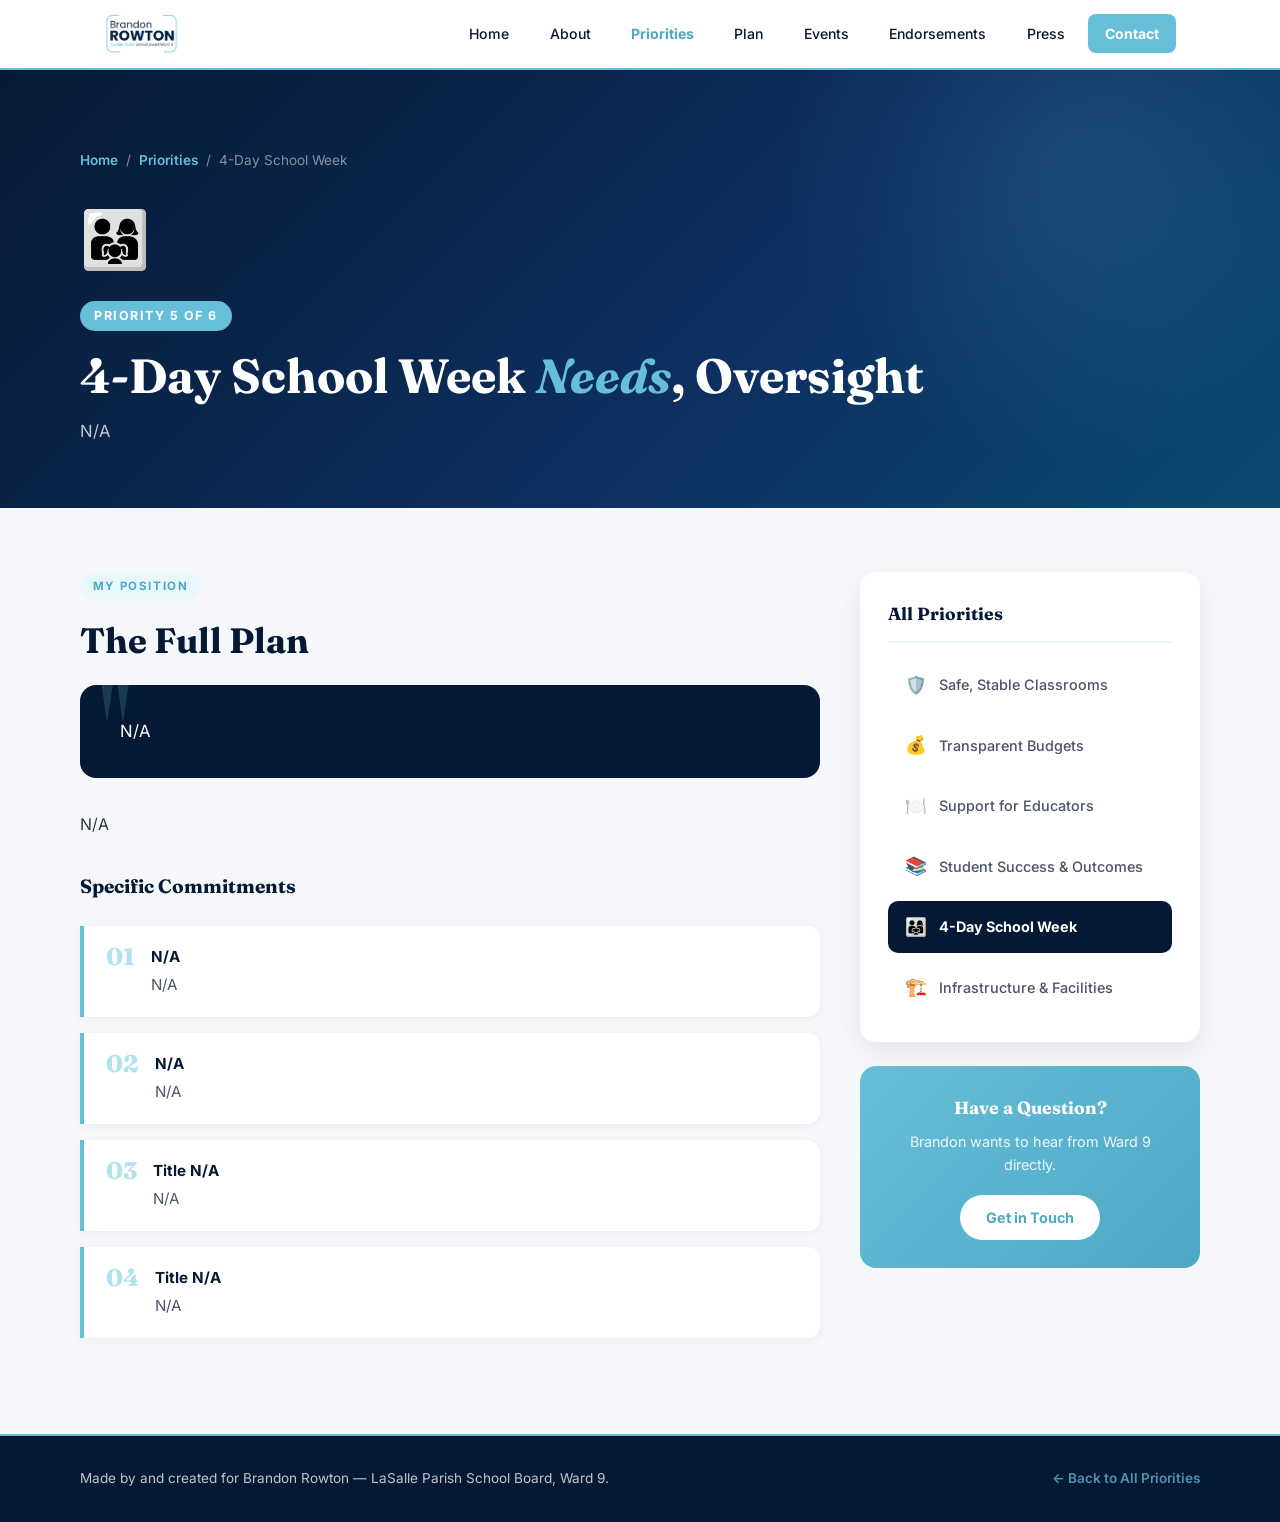
<file: priority-4-day.html>
<!DOCTYPE html>
<html lang="en">
<head>
  <meta charset="UTF-8" />
  <meta name="viewport" content="width=device-width, initial-scale=1.0" />
  <title>4-Day School Week — Brandon Rowton for Ward 9</title>
  <link rel="icon" type="image/png" href="BCO.a9fb7232-cc8b-4e36-939b-543830245886.png">
  <link rel="preconnect" href="https://fonts.googleapis.com">
  <link rel="preconnect" href="https://fonts.gstatic.com" crossorigin>
  <link href="https://fonts.googleapis.com/css2?family=Fraunces:ital,wght@0,600;0,700;0,800;1,700&family=Inter:wght@400;500;600;700&display=swap" rel="stylesheet">
  <style>
    :root {
      --navy: #082145; --navy-deep: #061934; --blue: #67bed9; --blue-dark: #4da8c4;
      --blue-pale: #e8f7fb; --blue-mid: #b3e2ef; --white: #FFFFFF; --gray: #F5F7FA;
      --radius: 16px; --shadow: 0 10px 30px rgba(0,0,0,0.08); --shadow-blue: 0 8px 24px rgba(103,190,217,0.3);
    }
    * { margin: 0; padding: 0; box-sizing: border-box; }
    html { scroll-behavior: smooth; }
    body { font-family: "Inter", sans-serif; background: var(--gray); color: var(--navy-deep); line-height: 1.6; overflow-x: hidden; }
    img { max-width: 100%; display: block; }
    a { text-decoration: none; color: inherit; }

    header { position: sticky; top: 0; z-index: 100; background: rgba(255,255,255,1); border-bottom: 2px solid var(--blue); }
    .nav-container { max-width: 1120px; margin: auto; padding: 0.8rem 1.5rem; display: flex; justify-content: space-between; align-items: center; }
    .nav-logo { height: 42px; width: auto; object-fit: contain; }
    .nav-toggle { display: none; font-size: 1.6rem; background: none; border: none; cursor: pointer; color: var(--navy-deep); }
    .nav-links { display: flex; gap: 0.4rem; align-items: center; }
    .nav-links a { padding: 0.45rem 1rem; background: transparent; color: var(--navy-deep); border-radius: 8px; font-weight: 500; font-size: 0.88rem; transition: 0.2s ease; border: 1px solid transparent; }
    .nav-links a:hover { background: var(--blue); color: #fff; }
    .nav-links a.active { color: var(--blue-dark); font-weight: 700; }
    .nav-links a.cta { background: var(--blue); color: #fff; font-weight: 700; }
    .nav-links a.cta:hover { background: var(--blue-dark); }
    @media (max-width: 768px) {
      .nav-links { position: fixed; top: 70px; right: 1rem; left: 1rem; background: var(--navy-deep); border: 1px solid var(--blue); border-radius: 12px; padding: 1rem; flex-direction: column; gap: 0.4rem; display: none; }
      .nav-links.open { display: flex; }
      .nav-links a { width: 100%; text-align: center; color: rgba(255,255,255,0.85); }
      .nav-toggle { display: block; }
    }

    .page-hero { background: linear-gradient(135deg, var(--navy-deep) 0%, #0d3060 60%, #0a4a6e 100%); padding: 5rem 1.5rem 4rem; position: relative; overflow: hidden; }
    .page-hero::before { content: ''; position: absolute; width: 600px; height: 600px; border-radius: 50%; background: radial-gradient(circle, rgba(103,190,217,0.15) 0%, transparent 70%); top: -200px; right: -100px; pointer-events: none; }
    .page-hero-inner { max-width: 1120px; margin: auto; position: relative; z-index: 1; }
    .hero-eyebrow { display: inline-block; background: var(--blue); color: #fff; font-size: 0.78rem; font-weight: 700; letter-spacing: 0.12em; text-transform: uppercase; padding: 0.3rem 0.9rem; border-radius: 999px; margin-bottom: 1.2rem; }
    .page-hero h1 { font-family: "Fraunces", serif; font-size: clamp(2rem, 5vw, 3rem); line-height: 1.08; color: #fff; margin-bottom: 1rem; }
    .page-hero h1 em { font-style: italic; color: var(--blue); }
    .page-hero-sub { color: rgba(255,255,255,0.75); font-size: 1.05rem; max-width: 620px; }
    .breadcrumb { display: flex; align-items: center; gap: 0.5rem; margin-bottom: 1.5rem; font-size: 0.85rem; color: rgba(255,255,255,0.5); }
    .breadcrumb a { color: var(--blue); font-weight: 600; }
    .breadcrumb a:hover { text-decoration: underline; }
    .hero-icon { font-size: 3.5rem; margin-bottom: 1rem; display: block; }

    .content-section { padding: 4rem 1.5rem; }
    .section-container { max-width: 1120px; margin: auto; }
    .content-grid { display: grid; grid-template-columns: 1fr 340px; gap: 2.5rem; align-items: start; }
    @media (max-width: 900px) { .content-grid { grid-template-columns: 1fr; } }

    .main-content {}
    .section-label { display: inline-block; font-size: 0.72rem; font-weight: 700; letter-spacing: 0.14em; text-transform: uppercase; color: var(--blue-dark); background: var(--blue-pale); padding: 0.25rem 0.8rem; border-radius: 999px; margin-bottom: 0.8rem; }
    .section-title { font-family: "Fraunces", serif; font-size: clamp(1.6rem, 3vw, 2.2rem); margin-bottom: 1rem; color: var(--navy-deep); }

    .statement-box { background: var(--navy-deep); color: #fff; border-radius: var(--radius); padding: 2rem 2.5rem; margin-bottom: 2rem; position: relative; overflow: hidden; }
    .statement-box::before { content: '"'; font-family: "Fraunces", serif; font-size: 8rem; color: var(--blue); opacity: 0.2; position: absolute; top: -1rem; left: 1.2rem; line-height: 1; }
    .statement-box p { font-size: 1.05rem; line-height: 1.75; position: relative; z-index: 1; }

    .body-text { color: #2d3748; font-size: 1rem; line-height: 1.8; margin-bottom: 1.5rem; }

    .commitments { display: flex; flex-direction: column; gap: 1rem; margin-top: 1.5rem; }
    .commitment-item { display: flex; align-items: flex-start; gap: 1rem; background: #fff; border-left: 4px solid var(--blue); border-radius: 0 12px 12px 0; padding: 1.2rem 1.4rem; box-shadow: 0 2px 8px rgba(0,0,0,0.05); }
    .commitment-num { font-family: "Fraunces", serif; font-size: 1.5rem; font-weight: 800; color: var(--blue-mid); line-height: 1; flex-shrink: 0; min-width: 28px; }
    .commitment-item p strong { display: block; color: var(--navy-deep); margin-bottom: 0.25rem; }
    .commitment-item p { font-size: 0.95rem; color: #4a5568; }

    .sidebar {}
    .sidebar-card { background: #fff; border-radius: var(--radius); padding: 1.75rem; box-shadow: var(--shadow); margin-bottom: 1.5rem; }
    .sidebar-card h3 { font-family: "Fraunces", serif; font-size: 1.1rem; color: var(--navy-deep); margin-bottom: 1rem; border-bottom: 2px solid var(--blue-pale); padding-bottom: 0.75rem; }
    .sidebar-nav-list { display: flex; flex-direction: column; gap: 0.5rem; }
    .sidebar-nav-list a { display: flex; align-items: center; gap: 0.75rem; padding: 0.7rem 1rem; border-radius: 10px; font-size: 0.9rem; font-weight: 500; color: #4a5568; transition: 0.2s; border: 1px solid transparent; }
    .sidebar-nav-list a:hover { background: var(--blue-pale); color: var(--blue-dark); border-color: var(--blue-mid); }
    .sidebar-nav-list a.current { background: var(--navy-deep); color: #fff; font-weight: 700; }
    .sidebar-nav-list a .nav-icon { font-size: 1.1rem; }

    .contact-callout { background: linear-gradient(135deg, var(--blue) 0%, var(--blue-dark) 100%); border-radius: var(--radius); padding: 1.75rem; text-align: center; color: #fff; }
    .contact-callout h3 { font-family: "Fraunces", serif; font-size: 1.1rem; margin-bottom: 0.5rem; }
    .contact-callout p { font-size: 0.9rem; opacity: 0.9; margin-bottom: 1.2rem; }
    .btn-white { display: inline-block; background: #fff; color: var(--blue-dark); font-weight: 700; padding: 0.7rem 1.6rem; border-radius: 999px; font-size: 0.9rem; transition: 0.2s; }
    .btn-white:hover { background: var(--blue-pale); transform: translateY(-2px); }

    footer { background: var(--navy-deep); color: #fff; padding: 2rem 1.5rem; border-top: 2px solid var(--blue); margin-top: 2rem; }
    .footer-inner { max-width: 1120px; margin: auto; display: flex; justify-content: space-between; align-items: center; flex-wrap: wrap; gap: 1rem; font-size: 0.85rem; opacity: 0.75; }

    @keyframes fadeUp { from { opacity: 0; transform: translateY(20px); } to { opacity: 1; transform: translateY(0); } }
    .page-hero-inner > * { opacity: 0; animation: fadeUp 0.6s ease forwards; }
    .page-hero-inner > *:nth-child(1) { animation-delay: 0.05s; }
    .page-hero-inner > *:nth-child(2) { animation-delay: 0.15s; }
    .page-hero-inner > *:nth-child(3) { animation-delay: 0.25s; }
    .page-hero-inner > *:nth-child(4) { animation-delay: 0.35s; }
</style>
</head>
<body>

<header>
  <div class="nav-container">
    <img src="Copilot_20260420_100757.png" class="nav-logo" alt="Campaign Logo">
    <button class="nav-toggle" id="navToggle">☰</button>
    <nav class="nav-links">
      <a href="index.html">Home</a>
      <a href="index.html#about">About</a>
      <a href="priorities.html" class="active">Priorities</a>
      <a href="index.html#plan">Plan</a>
      <a href="index.html#events">Events</a>
      <a href="index.html#endorsements">Endorsements</a>
      <a href="index.html#press">Press</a>
      <a href="index.html#contact" class="cta">Contact</a>
    </nav>
  </div>
</header>

<div class="page-hero">
  <div class="page-hero-inner">
    <div class="breadcrumb">
      <a href="index.html">Home</a>
      <span>/</span>
      <a href="priorities.html">Priorities</a>
      <span>/</span>
      <span>4-Day School Week</span>
    </div>
    <span class="hero-icon">👨‍👩‍👧</span>
    <span class="hero-eyebrow">Priority 5 of 6</span>
    <h1>4-Day School Week <em>Needs</em>, Oversight</h1>
    <p class="page-hero-sub"> N/A </p>
  </div>
</div>

<section class="content-section">
  <div class="section-container">
    <div class="content-grid">
      <div class="main-content">
        <span class="section-label">My Position</span>
        <h2 class="section-title">The Full Plan</h2>
        <div class="statement-box">
          <p> N/A </p>
        </div>
        <p class="body-text"> N/A </p>
        <h3 style="font-family:'Fraunces',serif; font-size:1.2rem; margin-bottom:1rem; margin-top:2rem; color:var(--navy-deep);">Specific Commitments</h3>
        <div class="commitments">
        <div class="commitment-item">
          <div class="commitment-num">01</div>
          <p><strong> N/A </strong> N/A </p>
        </div>
        <div class="commitment-item">
          <div class="commitment-num">02</div>
          <p><strong> N/A </strong> N/A </p>
        </div>
        <div class="commitment-item">
          <div class="commitment-num">03</div>
          <p><strong>Title N/A</strong> N/A </p>
        </div>
        <div class="commitment-item">
          <div class="commitment-num">04</div>
          <p><strong>Title N/A</strong> N/A </p>
        </div></div>
      </div>
      
<div class="sidebar">
  <div class="sidebar-card">
    <h3>All Priorities</h3>
    <div class="sidebar-nav-list">
      <a href="priority-safe-classrooms.html"><span class="nav-icon">🛡️</span>Safe, Stable Classrooms</a>
<a href="priority-transparent-budgets.html"><span class="nav-icon">💰</span>Transparent Budgets</a>
<a href="priority-educator-support.html"><span class="nav-icon">🍽️</span>Support for Educators</a>
<a href="priority-student-success.html"><span class="nav-icon">📚</span>Student Success & Outcomes</a>
<a href="priority-4-day.html" class="current"><span class="nav-icon">👨‍👩‍👧</span>4-Day School Week</a>
<a href="priority-infrastructure.html"><span class="nav-icon">🏗️</span>Infrastructure & Facilities</a>

    </div>
  </div>
  <div class="contact-callout">
    <h3>Have a Question?</h3>
    <p>Brandon wants to hear from Ward 9 directly.</p>
    <a href="index.html#contact" class="btn-white">Get in Touch</a>
  </div>
</div>

    </div>
  </div>
</section>

<footer>
  <div class="footer-inner">
    <div>Made by and created for Brandon Rowton — LaSalle Parish School Board, Ward 9.</div>
    <a href="priorities.html" style="color: var(--blue); font-weight: 600;">← Back to All Priorities</a>
  </div>
</footer>

<script>
  const navToggle = document.getElementById("navToggle");
  const navMenu = document.querySelector(".nav-links");
  navToggle.addEventListener("click", () => navMenu.classList.toggle("open"));
  navMenu.querySelectorAll("a").forEach(link => link.addEventListener("click", () => navMenu.classList.remove("open")));
</script>

</body>
</html>
</file>
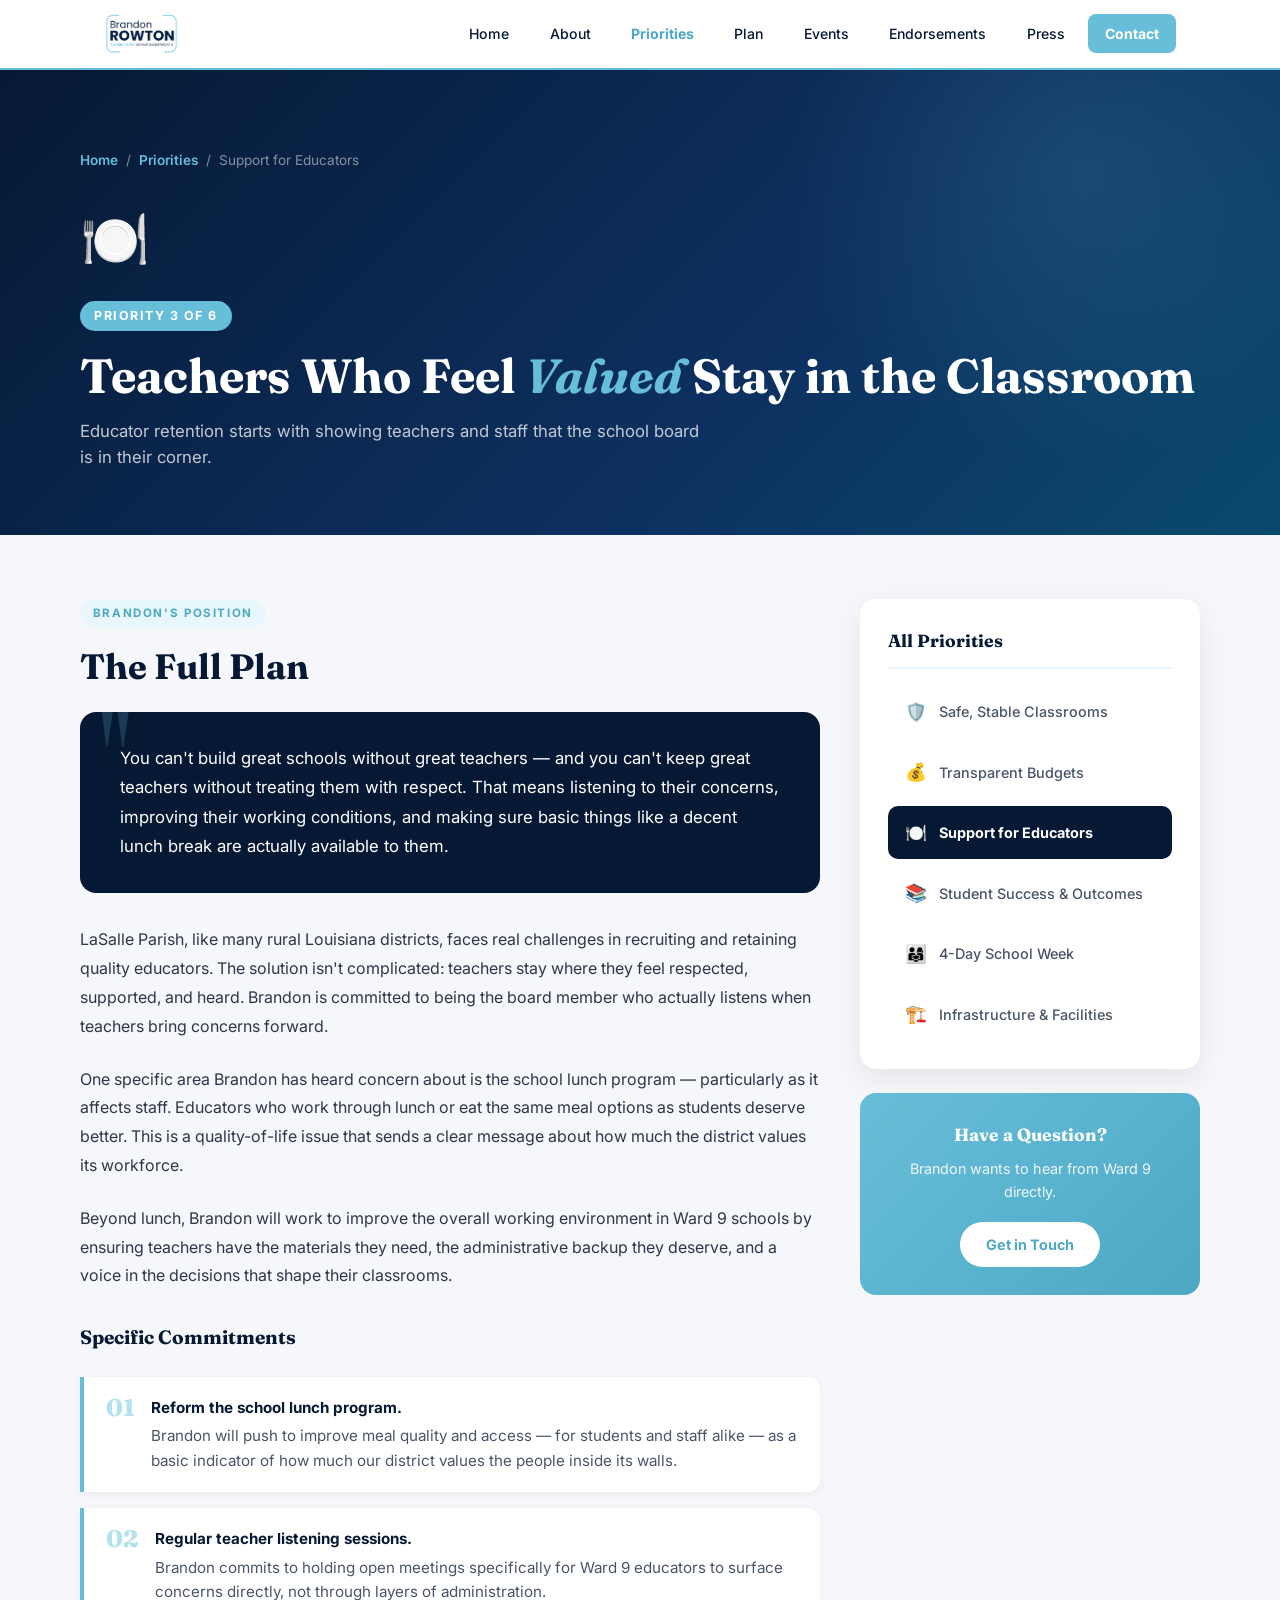
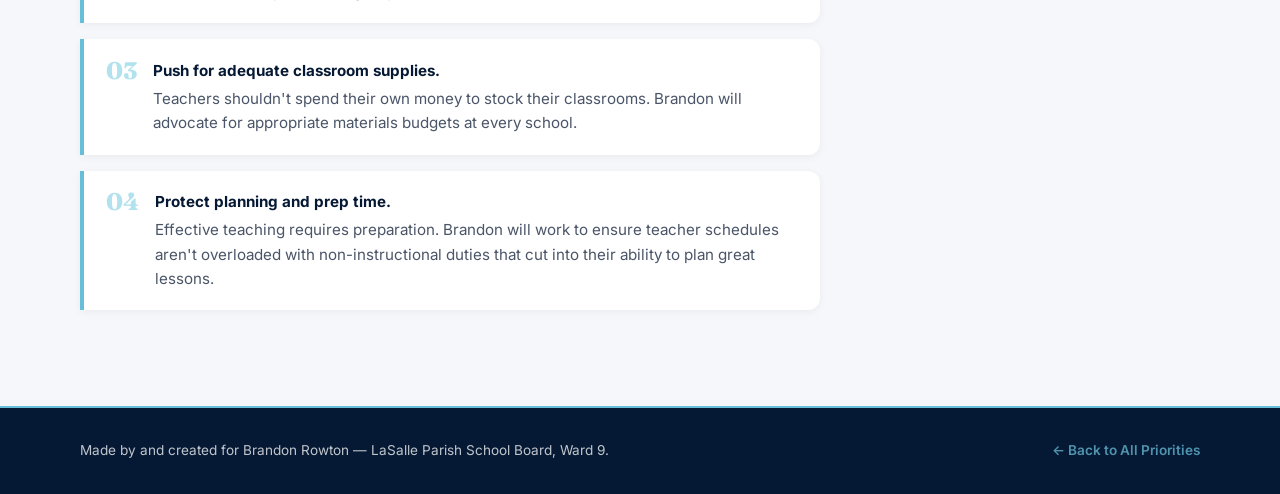
<file: priority-educator-support.html>
<!DOCTYPE html>
<html lang="en">
<head>
  <meta charset="UTF-8" />
  <meta name="viewport" content="width=device-width, initial-scale=1.0" />
  <title>Support for Educators — Brandon Rowton for Ward 9</title>
  <link rel="icon" type="image/png" href="BCO.a9fb7232-cc8b-4e36-939b-543830245886.png">
  <link rel="preconnect" href="https://fonts.googleapis.com">
  <link rel="preconnect" href="https://fonts.gstatic.com" crossorigin>
  <link href="https://fonts.googleapis.com/css2?family=Fraunces:ital,wght@0,600;0,700;0,800;1,700&family=Inter:wght@400;500;600;700&display=swap" rel="stylesheet">
  <style>
    :root {
      --navy: #082145; --navy-deep: #061934; --blue: #67bed9; --blue-dark: #4da8c4;
      --blue-pale: #e8f7fb; --blue-mid: #b3e2ef; --white: #FFFFFF; --gray: #F5F7FA;
      --radius: 16px; --shadow: 0 10px 30px rgba(0,0,0,0.08); --shadow-blue: 0 8px 24px rgba(103,190,217,0.3);
    }
    * { margin: 0; padding: 0; box-sizing: border-box; }
    html { scroll-behavior: smooth; }
    body { font-family: "Inter", sans-serif; background: var(--gray); color: var(--navy-deep); line-height: 1.6; overflow-x: hidden; }
    img { max-width: 100%; display: block; }
    a { text-decoration: none; color: inherit; }

    header { position: sticky; top: 0; z-index: 100; background: rgba(255,255,255,1); border-bottom: 2px solid var(--blue); }
    .nav-container { max-width: 1120px; margin: auto; padding: 0.8rem 1.5rem; display: flex; justify-content: space-between; align-items: center; }
    .nav-logo { height: 42px; width: auto; object-fit: contain; }
    .nav-toggle { display: none; font-size: 1.6rem; background: none; border: none; cursor: pointer; color: var(--navy-deep); }
    .nav-links { display: flex; gap: 0.4rem; align-items: center; }
    .nav-links a { padding: 0.45rem 1rem; background: transparent; color: var(--navy-deep); border-radius: 8px; font-weight: 500; font-size: 0.88rem; transition: 0.2s ease; border: 1px solid transparent; }
    .nav-links a:hover { background: var(--blue); color: #fff; }
    .nav-links a.active { color: var(--blue-dark); font-weight: 700; }
    .nav-links a.cta { background: var(--blue); color: #fff; font-weight: 700; }
    .nav-links a.cta:hover { background: var(--blue-dark); }
    @media (max-width: 768px) {
      .nav-links { position: fixed; top: 70px; right: 1rem; left: 1rem; background: var(--navy-deep); border: 1px solid var(--blue); border-radius: 12px; padding: 1rem; flex-direction: column; gap: 0.4rem; display: none; }
      .nav-links.open { display: flex; }
      .nav-links a { width: 100%; text-align: center; color: rgba(255,255,255,0.85); }
      .nav-toggle { display: block; }
    }

    .page-hero { background: linear-gradient(135deg, var(--navy-deep) 0%, #0d3060 60%, #0a4a6e 100%); padding: 5rem 1.5rem 4rem; position: relative; overflow: hidden; }
    .page-hero::before { content: ''; position: absolute; width: 600px; height: 600px; border-radius: 50%; background: radial-gradient(circle, rgba(103,190,217,0.15) 0%, transparent 70%); top: -200px; right: -100px; pointer-events: none; }
    .page-hero-inner { max-width: 1120px; margin: auto; position: relative; z-index: 1; }
    .hero-eyebrow { display: inline-block; background: var(--blue); color: #fff; font-size: 0.78rem; font-weight: 700; letter-spacing: 0.12em; text-transform: uppercase; padding: 0.3rem 0.9rem; border-radius: 999px; margin-bottom: 1.2rem; }
    .page-hero h1 { font-family: "Fraunces", serif; font-size: clamp(2rem, 5vw, 3rem); line-height: 1.08; color: #fff; margin-bottom: 1rem; }
    .page-hero h1 em { font-style: italic; color: var(--blue); }
    .page-hero-sub { color: rgba(255,255,255,0.75); font-size: 1.05rem; max-width: 620px; }
    .breadcrumb { display: flex; align-items: center; gap: 0.5rem; margin-bottom: 1.5rem; font-size: 0.85rem; color: rgba(255,255,255,0.5); }
    .breadcrumb a { color: var(--blue); font-weight: 600; }
    .breadcrumb a:hover { text-decoration: underline; }
    .hero-icon { font-size: 3.5rem; margin-bottom: 1rem; display: block; }

    .content-section { padding: 4rem 1.5rem; }
    .section-container { max-width: 1120px; margin: auto; }
    .content-grid { display: grid; grid-template-columns: 1fr 340px; gap: 2.5rem; align-items: start; }
    @media (max-width: 900px) { .content-grid { grid-template-columns: 1fr; } }

    .main-content {}
    .section-label { display: inline-block; font-size: 0.72rem; font-weight: 700; letter-spacing: 0.14em; text-transform: uppercase; color: var(--blue-dark); background: var(--blue-pale); padding: 0.25rem 0.8rem; border-radius: 999px; margin-bottom: 0.8rem; }
    .section-title { font-family: "Fraunces", serif; font-size: clamp(1.6rem, 3vw, 2.2rem); margin-bottom: 1rem; color: var(--navy-deep); }

    .statement-box { background: var(--navy-deep); color: #fff; border-radius: var(--radius); padding: 2rem 2.5rem; margin-bottom: 2rem; position: relative; overflow: hidden; }
    .statement-box::before { content: '"'; font-family: "Fraunces", serif; font-size: 8rem; color: var(--blue); opacity: 0.2; position: absolute; top: -1rem; left: 1.2rem; line-height: 1; }
    .statement-box p { font-size: 1.05rem; line-height: 1.75; position: relative; z-index: 1; }

    .body-text { color: #2d3748; font-size: 1rem; line-height: 1.8; margin-bottom: 1.5rem; }

    .commitments { display: flex; flex-direction: column; gap: 1rem; margin-top: 1.5rem; }
    .commitment-item { display: flex; align-items: flex-start; gap: 1rem; background: #fff; border-left: 4px solid var(--blue); border-radius: 0 12px 12px 0; padding: 1.2rem 1.4rem; box-shadow: 0 2px 8px rgba(0,0,0,0.05); }
    .commitment-num { font-family: "Fraunces", serif; font-size: 1.5rem; font-weight: 800; color: var(--blue-mid); line-height: 1; flex-shrink: 0; min-width: 28px; }
    .commitment-item p strong { display: block; color: var(--navy-deep); margin-bottom: 0.25rem; }
    .commitment-item p { font-size: 0.95rem; color: #4a5568; }

    .sidebar {}
    .sidebar-card { background: #fff; border-radius: var(--radius); padding: 1.75rem; box-shadow: var(--shadow); margin-bottom: 1.5rem; }
    .sidebar-card h3 { font-family: "Fraunces", serif; font-size: 1.1rem; color: var(--navy-deep); margin-bottom: 1rem; border-bottom: 2px solid var(--blue-pale); padding-bottom: 0.75rem; }
    .sidebar-nav-list { display: flex; flex-direction: column; gap: 0.5rem; }
    .sidebar-nav-list a { display: flex; align-items: center; gap: 0.75rem; padding: 0.7rem 1rem; border-radius: 10px; font-size: 0.9rem; font-weight: 500; color: #4a5568; transition: 0.2s; border: 1px solid transparent; }
    .sidebar-nav-list a:hover { background: var(--blue-pale); color: var(--blue-dark); border-color: var(--blue-mid); }
    .sidebar-nav-list a.current { background: var(--navy-deep); color: #fff; font-weight: 700; }
    .sidebar-nav-list a .nav-icon { font-size: 1.1rem; }

    .contact-callout { background: linear-gradient(135deg, var(--blue) 0%, var(--blue-dark) 100%); border-radius: var(--radius); padding: 1.75rem; text-align: center; color: #fff; }
    .contact-callout h3 { font-family: "Fraunces", serif; font-size: 1.1rem; margin-bottom: 0.5rem; }
    .contact-callout p { font-size: 0.9rem; opacity: 0.9; margin-bottom: 1.2rem; }
    .btn-white { display: inline-block; background: #fff; color: var(--blue-dark); font-weight: 700; padding: 0.7rem 1.6rem; border-radius: 999px; font-size: 0.9rem; transition: 0.2s; }
    .btn-white:hover { background: var(--blue-pale); transform: translateY(-2px); }

    footer { background: var(--navy-deep); color: #fff; padding: 2rem 1.5rem; border-top: 2px solid var(--blue); margin-top: 2rem; }
    .footer-inner { max-width: 1120px; margin: auto; display: flex; justify-content: space-between; align-items: center; flex-wrap: wrap; gap: 1rem; font-size: 0.85rem; opacity: 0.75; }

    @keyframes fadeUp { from { opacity: 0; transform: translateY(20px); } to { opacity: 1; transform: translateY(0); } }
    .page-hero-inner > * { opacity: 0; animation: fadeUp 0.6s ease forwards; }
    .page-hero-inner > *:nth-child(1) { animation-delay: 0.05s; }
    .page-hero-inner > *:nth-child(2) { animation-delay: 0.15s; }
    .page-hero-inner > *:nth-child(3) { animation-delay: 0.25s; }
    .page-hero-inner > *:nth-child(4) { animation-delay: 0.35s; }
</style>
</head>
<body>

<header>
  <div class="nav-container">
    <img src="Copilot_20260420_100757.png" class="nav-logo" alt="Campaign Logo">
    <button class="nav-toggle" id="navToggle">☰</button>
    <nav class="nav-links">
      <a href="index.html">Home</a>
      <a href="index.html#about">About</a>
      <a href="priorities.html" class="active">Priorities</a>
      <a href="index.html#plan">Plan</a>
      <a href="index.html#events">Events</a>
      <a href="index.html#endorsements">Endorsements</a>
      <a href="index.html#press">Press</a>
      <a href="index.html#contact" class="cta">Contact</a>
    </nav>
  </div>
</header>

<div class="page-hero">
  <div class="page-hero-inner">
    <div class="breadcrumb">
      <a href="index.html">Home</a>
      <span>/</span>
      <a href="priorities.html">Priorities</a>
      <span>/</span>
      <span>Support for Educators</span>
    </div>
    <span class="hero-icon">🍽️</span>
    <span class="hero-eyebrow">Priority 3 of 6</span>
    <h1>Teachers Who Feel <em>Valued</em> Stay in the Classroom</h1>
    <p class="page-hero-sub">Educator retention starts with showing teachers and staff that the school board is in their corner.</p>
  </div>
</div>

<section class="content-section">
  <div class="section-container">
    <div class="content-grid">
      <div class="main-content">
        <span class="section-label">Brandon's Position</span>
        <h2 class="section-title">The Full Plan</h2>
        <div class="statement-box">
          <p>You can't build great schools without great teachers — and you can't keep great teachers without treating them with respect. That means listening to their concerns, improving their working conditions, and making sure basic things like a decent lunch break are actually available to them.</p>
        </div>
        <p class="body-text">LaSalle Parish, like many rural Louisiana districts, faces real challenges in recruiting and retaining quality educators. The solution isn't complicated: teachers stay where they feel respected, supported, and heard. Brandon is committed to being the board member who actually listens when teachers bring concerns forward.</p><p class="body-text">One specific area Brandon has heard concern about is the school lunch program — particularly as it affects staff. Educators who work through lunch or eat the same meal options as students deserve better. This is a quality-of-life issue that sends a clear message about how much the district values its workforce.</p><p class="body-text">Beyond lunch, Brandon will work to improve the overall working environment in Ward 9 schools by ensuring teachers have the materials they need, the administrative backup they deserve, and a voice in the decisions that shape their classrooms.</p>
        <h3 style="font-family:'Fraunces',serif; font-size:1.2rem; margin-bottom:1rem; margin-top:2rem; color:var(--navy-deep);">Specific Commitments</h3>
        <div class="commitments">
        <div class="commitment-item">
          <div class="commitment-num">01</div>
          <p><strong>Reform the school lunch program.</strong> Brandon will push to improve meal quality and access — for students and staff alike — as a basic indicator of how much our district values the people inside its walls.</p>
        </div>
        <div class="commitment-item">
          <div class="commitment-num">02</div>
          <p><strong>Regular teacher listening sessions.</strong> Brandon commits to holding open meetings specifically for Ward 9 educators to surface concerns directly, not through layers of administration.</p>
        </div>
        <div class="commitment-item">
          <div class="commitment-num">03</div>
          <p><strong>Push for adequate classroom supplies.</strong> Teachers shouldn't spend their own money to stock their classrooms. Brandon will advocate for appropriate materials budgets at every school.</p>
        </div>
        <div class="commitment-item">
          <div class="commitment-num">04</div>
          <p><strong>Protect planning and prep time.</strong> Effective teaching requires preparation. Brandon will work to ensure teacher schedules aren't overloaded with non-instructional duties that cut into their ability to plan great lessons.</p>
        </div></div>
      </div>
      
<div class="sidebar">
  <div class="sidebar-card">
    <h3>All Priorities</h3>
    <div class="sidebar-nav-list">
      <a href="priority-safe-classrooms.html"><span class="nav-icon">🛡️</span>Safe, Stable Classrooms</a>
<a href="priority-transparent-budgets.html"><span class="nav-icon">💰</span>Transparent Budgets</a>
<a href="priority-educator-support.html" class="current"><span class="nav-icon">🍽️</span>Support for Educators</a>
<a href="priority-student-success.html"><span class="nav-icon">📚</span>Student Success & Outcomes</a>
<a href="priority-4-day.html"><span class="nav-icon">👨‍👩‍👧</span>4-Day School Week</a>
<a href="priority-infrastructure.html"><span class="nav-icon">🏗️</span>Infrastructure & Facilities</a>

    </div>
  </div>
  <div class="contact-callout">
    <h3>Have a Question?</h3>
    <p>Brandon wants to hear from Ward 9 directly.</p>
    <a href="index.html#contact" class="btn-white">Get in Touch</a>
  </div>
</div>

    </div>
  </div>
</section>

<footer>
  <div class="footer-inner">
    <div>Made by and created for Brandon Rowton — LaSalle Parish School Board, Ward 9.</div>
    <a href="priorities.html" style="color: var(--blue); font-weight: 600;">← Back to All Priorities</a>
  </div>
</footer>

<script>
  const navToggle = document.getElementById("navToggle");
  const navMenu = document.querySelector(".nav-links");
  navToggle.addEventListener("click", () => navMenu.classList.toggle("open"));
  navMenu.querySelectorAll("a").forEach(link => link.addEventListener("click", () => navMenu.classList.remove("open")));
</script>

</body>
</html>
</file>
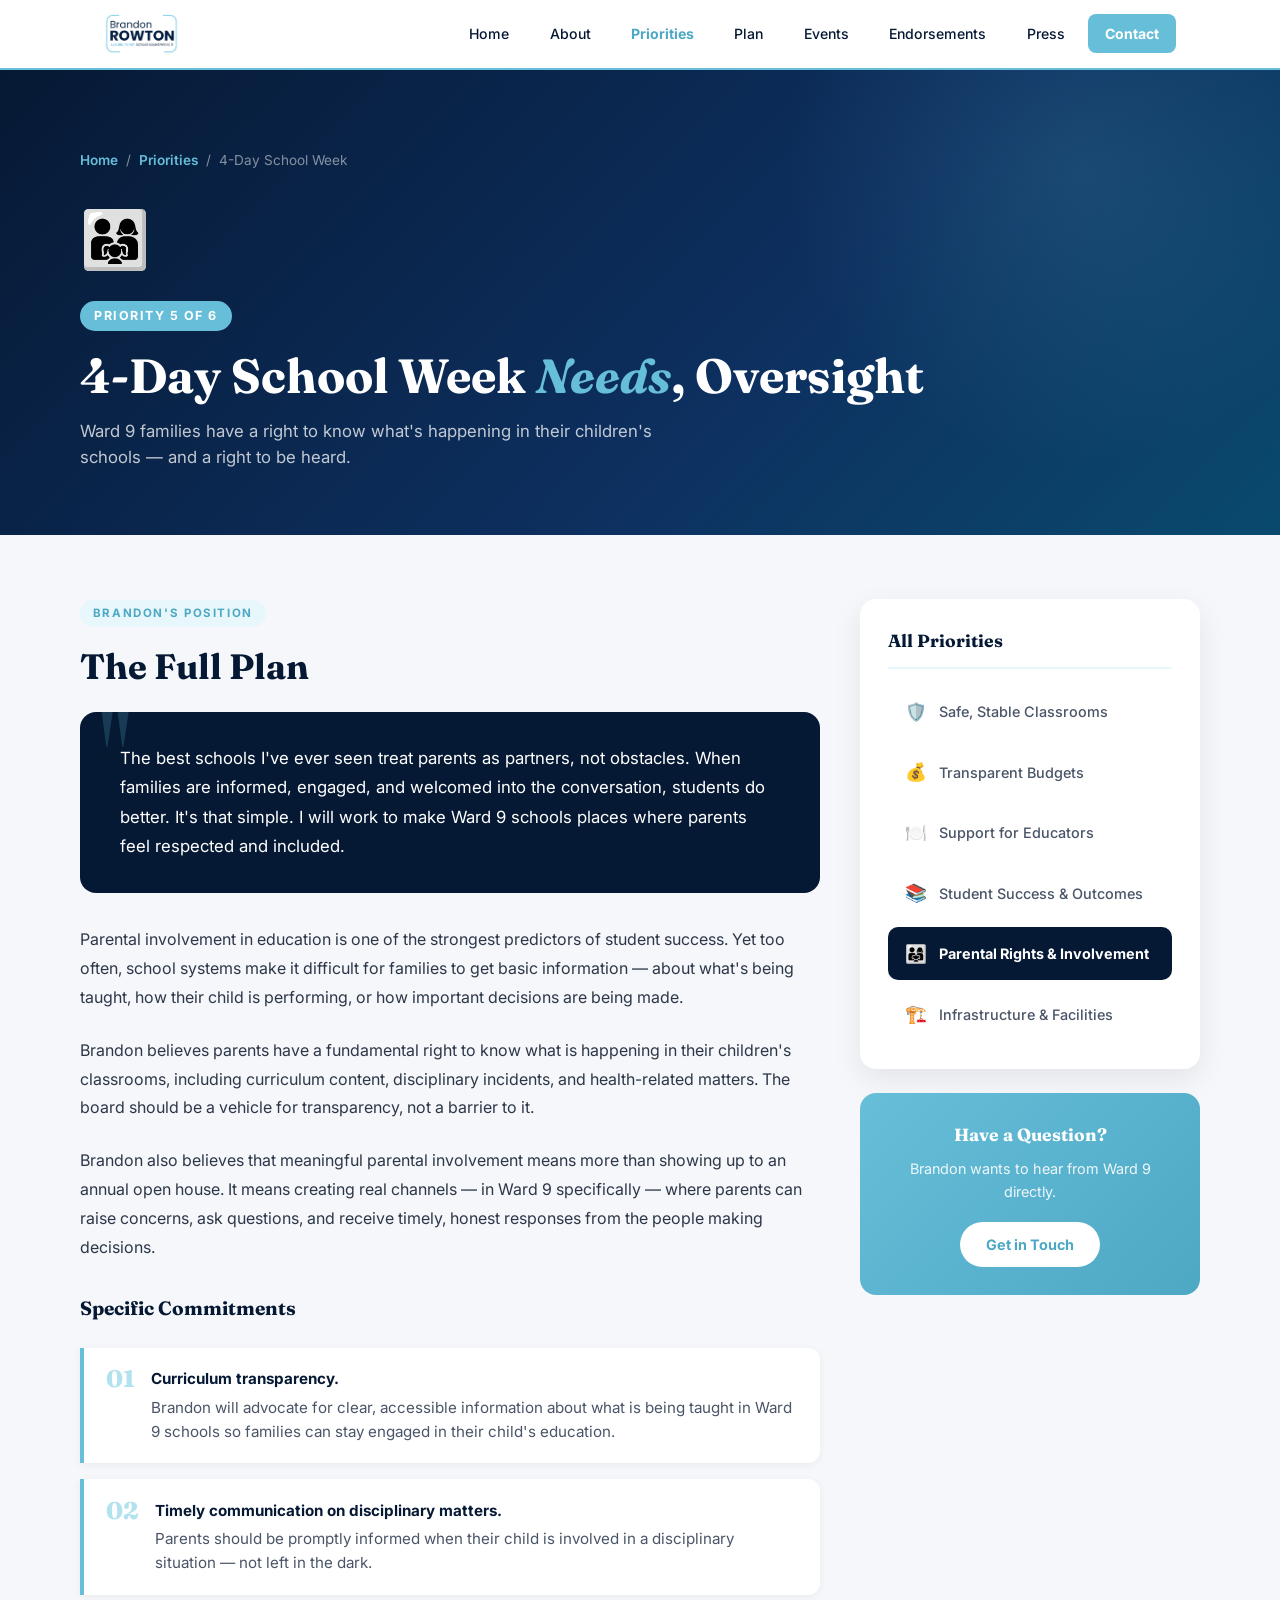
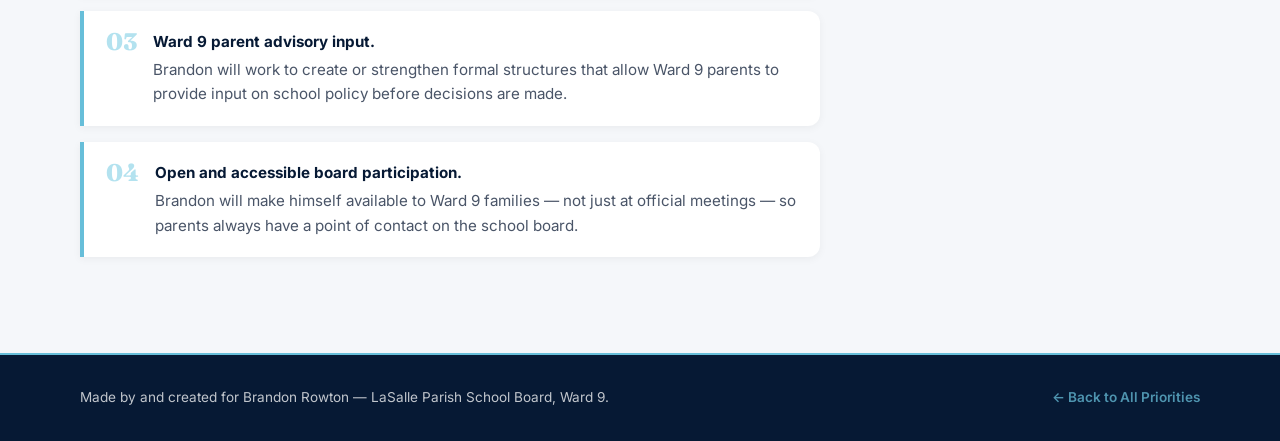
<file: priority-parental-rights.html>
<!DOCTYPE html>
<html lang="en">
<head>
  <meta charset="UTF-8" />
  <meta name="viewport" content="width=device-width, initial-scale=1.0" />
  <title>Parental Rights & Involvement — Brandon Rowton for Ward 9</title>
  <link rel="icon" type="image/png" href="BCO.a9fb7232-cc8b-4e36-939b-543830245886.png">
  <link rel="preconnect" href="https://fonts.googleapis.com">
  <link rel="preconnect" href="https://fonts.gstatic.com" crossorigin>
  <link href="https://fonts.googleapis.com/css2?family=Fraunces:ital,wght@0,600;0,700;0,800;1,700&family=Inter:wght@400;500;600;700&display=swap" rel="stylesheet">
  <style>
    :root {
      --navy: #082145; --navy-deep: #061934; --blue: #67bed9; --blue-dark: #4da8c4;
      --blue-pale: #e8f7fb; --blue-mid: #b3e2ef; --white: #FFFFFF; --gray: #F5F7FA;
      --radius: 16px; --shadow: 0 10px 30px rgba(0,0,0,0.08); --shadow-blue: 0 8px 24px rgba(103,190,217,0.3);
    }
    * { margin: 0; padding: 0; box-sizing: border-box; }
    html { scroll-behavior: smooth; }
    body { font-family: "Inter", sans-serif; background: var(--gray); color: var(--navy-deep); line-height: 1.6; overflow-x: hidden; }
    img { max-width: 100%; display: block; }
    a { text-decoration: none; color: inherit; }

    header { position: sticky; top: 0; z-index: 100; background: rgba(255,255,255,1); border-bottom: 2px solid var(--blue); }
    .nav-container { max-width: 1120px; margin: auto; padding: 0.8rem 1.5rem; display: flex; justify-content: space-between; align-items: center; }
    .nav-logo { height: 42px; width: auto; object-fit: contain; }
    .nav-toggle { display: none; font-size: 1.6rem; background: none; border: none; cursor: pointer; color: var(--navy-deep); }
    .nav-links { display: flex; gap: 0.4rem; align-items: center; }
    .nav-links a { padding: 0.45rem 1rem; background: transparent; color: var(--navy-deep); border-radius: 8px; font-weight: 500; font-size: 0.88rem; transition: 0.2s ease; border: 1px solid transparent; }
    .nav-links a:hover { background: var(--blue); color: #fff; }
    .nav-links a.active { color: var(--blue-dark); font-weight: 700; }
    .nav-links a.cta { background: var(--blue); color: #fff; font-weight: 700; }
    .nav-links a.cta:hover { background: var(--blue-dark); }
    @media (max-width: 768px) {
      .nav-links { position: fixed; top: 70px; right: 1rem; left: 1rem; background: var(--navy-deep); border: 1px solid var(--blue); border-radius: 12px; padding: 1rem; flex-direction: column; gap: 0.4rem; display: none; }
      .nav-links.open { display: flex; }
      .nav-links a { width: 100%; text-align: center; color: rgba(255,255,255,0.85); }
      .nav-toggle { display: block; }
    }

    .page-hero { background: linear-gradient(135deg, var(--navy-deep) 0%, #0d3060 60%, #0a4a6e 100%); padding: 5rem 1.5rem 4rem; position: relative; overflow: hidden; }
    .page-hero::before { content: ''; position: absolute; width: 600px; height: 600px; border-radius: 50%; background: radial-gradient(circle, rgba(103,190,217,0.15) 0%, transparent 70%); top: -200px; right: -100px; pointer-events: none; }
    .page-hero-inner { max-width: 1120px; margin: auto; position: relative; z-index: 1; }
    .hero-eyebrow { display: inline-block; background: var(--blue); color: #fff; font-size: 0.78rem; font-weight: 700; letter-spacing: 0.12em; text-transform: uppercase; padding: 0.3rem 0.9rem; border-radius: 999px; margin-bottom: 1.2rem; }
    .page-hero h1 { font-family: "Fraunces", serif; font-size: clamp(2rem, 5vw, 3rem); line-height: 1.08; color: #fff; margin-bottom: 1rem; }
    .page-hero h1 em { font-style: italic; color: var(--blue); }
    .page-hero-sub { color: rgba(255,255,255,0.75); font-size: 1.05rem; max-width: 620px; }
    .breadcrumb { display: flex; align-items: center; gap: 0.5rem; margin-bottom: 1.5rem; font-size: 0.85rem; color: rgba(255,255,255,0.5); }
    .breadcrumb a { color: var(--blue); font-weight: 600; }
    .breadcrumb a:hover { text-decoration: underline; }
    .hero-icon { font-size: 3.5rem; margin-bottom: 1rem; display: block; }

    .content-section { padding: 4rem 1.5rem; }
    .section-container { max-width: 1120px; margin: auto; }
    .content-grid { display: grid; grid-template-columns: 1fr 340px; gap: 2.5rem; align-items: start; }
    @media (max-width: 900px) { .content-grid { grid-template-columns: 1fr; } }

    .main-content {}
    .section-label { display: inline-block; font-size: 0.72rem; font-weight: 700; letter-spacing: 0.14em; text-transform: uppercase; color: var(--blue-dark); background: var(--blue-pale); padding: 0.25rem 0.8rem; border-radius: 999px; margin-bottom: 0.8rem; }
    .section-title { font-family: "Fraunces", serif; font-size: clamp(1.6rem, 3vw, 2.2rem); margin-bottom: 1rem; color: var(--navy-deep); }

    .statement-box { background: var(--navy-deep); color: #fff; border-radius: var(--radius); padding: 2rem 2.5rem; margin-bottom: 2rem; position: relative; overflow: hidden; }
    .statement-box::before { content: '"'; font-family: "Fraunces", serif; font-size: 8rem; color: var(--blue); opacity: 0.2; position: absolute; top: -1rem; left: 1.2rem; line-height: 1; }
    .statement-box p { font-size: 1.05rem; line-height: 1.75; position: relative; z-index: 1; }

    .body-text { color: #2d3748; font-size: 1rem; line-height: 1.8; margin-bottom: 1.5rem; }

    .commitments { display: flex; flex-direction: column; gap: 1rem; margin-top: 1.5rem; }
    .commitment-item { display: flex; align-items: flex-start; gap: 1rem; background: #fff; border-left: 4px solid var(--blue); border-radius: 0 12px 12px 0; padding: 1.2rem 1.4rem; box-shadow: 0 2px 8px rgba(0,0,0,0.05); }
    .commitment-num { font-family: "Fraunces", serif; font-size: 1.5rem; font-weight: 800; color: var(--blue-mid); line-height: 1; flex-shrink: 0; min-width: 28px; }
    .commitment-item p strong { display: block; color: var(--navy-deep); margin-bottom: 0.25rem; }
    .commitment-item p { font-size: 0.95rem; color: #4a5568; }

    .sidebar {}
    .sidebar-card { background: #fff; border-radius: var(--radius); padding: 1.75rem; box-shadow: var(--shadow); margin-bottom: 1.5rem; }
    .sidebar-card h3 { font-family: "Fraunces", serif; font-size: 1.1rem; color: var(--navy-deep); margin-bottom: 1rem; border-bottom: 2px solid var(--blue-pale); padding-bottom: 0.75rem; }
    .sidebar-nav-list { display: flex; flex-direction: column; gap: 0.5rem; }
    .sidebar-nav-list a { display: flex; align-items: center; gap: 0.75rem; padding: 0.7rem 1rem; border-radius: 10px; font-size: 0.9rem; font-weight: 500; color: #4a5568; transition: 0.2s; border: 1px solid transparent; }
    .sidebar-nav-list a:hover { background: var(--blue-pale); color: var(--blue-dark); border-color: var(--blue-mid); }
    .sidebar-nav-list a.current { background: var(--navy-deep); color: #fff; font-weight: 700; }
    .sidebar-nav-list a .nav-icon { font-size: 1.1rem; }

    .contact-callout { background: linear-gradient(135deg, var(--blue) 0%, var(--blue-dark) 100%); border-radius: var(--radius); padding: 1.75rem; text-align: center; color: #fff; }
    .contact-callout h3 { font-family: "Fraunces", serif; font-size: 1.1rem; margin-bottom: 0.5rem; }
    .contact-callout p { font-size: 0.9rem; opacity: 0.9; margin-bottom: 1.2rem; }
    .btn-white { display: inline-block; background: #fff; color: var(--blue-dark); font-weight: 700; padding: 0.7rem 1.6rem; border-radius: 999px; font-size: 0.9rem; transition: 0.2s; }
    .btn-white:hover { background: var(--blue-pale); transform: translateY(-2px); }

    footer { background: var(--navy-deep); color: #fff; padding: 2rem 1.5rem; border-top: 2px solid var(--blue); margin-top: 2rem; }
    .footer-inner { max-width: 1120px; margin: auto; display: flex; justify-content: space-between; align-items: center; flex-wrap: wrap; gap: 1rem; font-size: 0.85rem; opacity: 0.75; }

    @keyframes fadeUp { from { opacity: 0; transform: translateY(20px); } to { opacity: 1; transform: translateY(0); } }
    .page-hero-inner > * { opacity: 0; animation: fadeUp 0.6s ease forwards; }
    .page-hero-inner > *:nth-child(1) { animation-delay: 0.05s; }
    .page-hero-inner > *:nth-child(2) { animation-delay: 0.15s; }
    .page-hero-inner > *:nth-child(3) { animation-delay: 0.25s; }
    .page-hero-inner > *:nth-child(4) { animation-delay: 0.35s; }
</style>
</head>
<body>

<header>
  <div class="nav-container">
    <img src="Copilot_20260420_100757.png" class="nav-logo" alt="Campaign Logo">
    <button class="nav-toggle" id="navToggle">☰</button>
    <nav class="nav-links">
      <a href="index.html">Home</a>
      <a href="index.html#about">About</a>
      <a href="priorities.html" class="active">Priorities</a>
      <a href="index.html#plan">Plan</a>
      <a href="index.html#events">Events</a>
      <a href="index.html#endorsements">Endorsements</a>
      <a href="index.html#press">Press</a>
      <a href="index.html#contact" class="cta">Contact</a>
    </nav>
  </div>
</header>

<div class="page-hero">
  <div class="page-hero-inner">
    <div class="breadcrumb">
      <a href="index.html">Home</a>
      <span>/</span>
      <a href="priorities.html">Priorities</a>
      <span>/</span>
      <span>4-Day School Week</span>
    </div>
    <span class="hero-icon">👨‍👩‍👧</span>
    <span class="hero-eyebrow">Priority 5 of 6</span>
    <h1>4-Day School Week <em>Needs</em>, Oversight</h1>
    <p class="page-hero-sub">Ward 9 families have a right to know what's happening in their children's schools — and a right to be heard.</p>
  </div>
</div>

<section class="content-section">
  <div class="section-container">
    <div class="content-grid">
      <div class="main-content">
        <span class="section-label">Brandon's Position</span>
        <h2 class="section-title">The Full Plan</h2>
        <div class="statement-box">
          <p>The best schools I've ever seen treat parents as partners, not obstacles. When families are informed, engaged, and welcomed into the conversation, students do better. It's that simple. I will work to make Ward 9 schools places where parents feel respected and included.</p>
        </div>
        <p class="body-text">Parental involvement in education is one of the strongest predictors of student success. Yet too often, school systems make it difficult for families to get basic information — about what's being taught, how their child is performing, or how important decisions are being made.</p><p class="body-text">Brandon believes parents have a fundamental right to know what is happening in their children's classrooms, including curriculum content, disciplinary incidents, and health-related matters. The board should be a vehicle for transparency, not a barrier to it.</p><p class="body-text">Brandon also believes that meaningful parental involvement means more than showing up to an annual open house. It means creating real channels — in Ward 9 specifically — where parents can raise concerns, ask questions, and receive timely, honest responses from the people making decisions.</p>
        <h3 style="font-family:'Fraunces',serif; font-size:1.2rem; margin-bottom:1rem; margin-top:2rem; color:var(--navy-deep);">Specific Commitments</h3>
        <div class="commitments">
        <div class="commitment-item">
          <div class="commitment-num">01</div>
          <p><strong>Curriculum transparency.</strong> Brandon will advocate for clear, accessible information about what is being taught in Ward 9 schools so families can stay engaged in their child's education.</p>
        </div>
        <div class="commitment-item">
          <div class="commitment-num">02</div>
          <p><strong>Timely communication on disciplinary matters.</strong> Parents should be promptly informed when their child is involved in a disciplinary situation — not left in the dark.</p>
        </div>
        <div class="commitment-item">
          <div class="commitment-num">03</div>
          <p><strong>Ward 9 parent advisory input.</strong> Brandon will work to create or strengthen formal structures that allow Ward 9 parents to provide input on school policy before decisions are made.</p>
        </div>
        <div class="commitment-item">
          <div class="commitment-num">04</div>
          <p><strong>Open and accessible board participation.</strong> Brandon will make himself available to Ward 9 families — not just at official meetings — so parents always have a point of contact on the school board.</p>
        </div></div>
      </div>
      
<div class="sidebar">
  <div class="sidebar-card">
    <h3>All Priorities</h3>
    <div class="sidebar-nav-list">
      <a href="priority-safe-classrooms.html"><span class="nav-icon">🛡️</span>Safe, Stable Classrooms</a>
<a href="priority-transparent-budgets.html"><span class="nav-icon">💰</span>Transparent Budgets</a>
<a href="priority-educator-support.html"><span class="nav-icon">🍽️</span>Support for Educators</a>
<a href="priority-student-success.html"><span class="nav-icon">📚</span>Student Success & Outcomes</a>
<a href="priority-parental-rights.html" class="current"><span class="nav-icon">👨‍👩‍👧</span>Parental Rights & Involvement</a>
<a href="priority-infrastructure.html"><span class="nav-icon">🏗️</span>Infrastructure & Facilities</a>

    </div>
  </div>
  <div class="contact-callout">
    <h3>Have a Question?</h3>
    <p>Brandon wants to hear from Ward 9 directly.</p>
    <a href="index.html#contact" class="btn-white">Get in Touch</a>
  </div>
</div>

    </div>
  </div>
</section>

<footer>
  <div class="footer-inner">
    <div>Made by and created for Brandon Rowton — LaSalle Parish School Board, Ward 9.</div>
    <a href="priorities.html" style="color: var(--blue); font-weight: 600;">← Back to All Priorities</a>
  </div>
</footer>

<script>
  const navToggle = document.getElementById("navToggle");
  const navMenu = document.querySelector(".nav-links");
  navToggle.addEventListener("click", () => navMenu.classList.toggle("open"));
  navMenu.querySelectorAll("a").forEach(link => link.addEventListener("click", () => navMenu.classList.remove("open")));
</script>

</body>
</html>
</file>
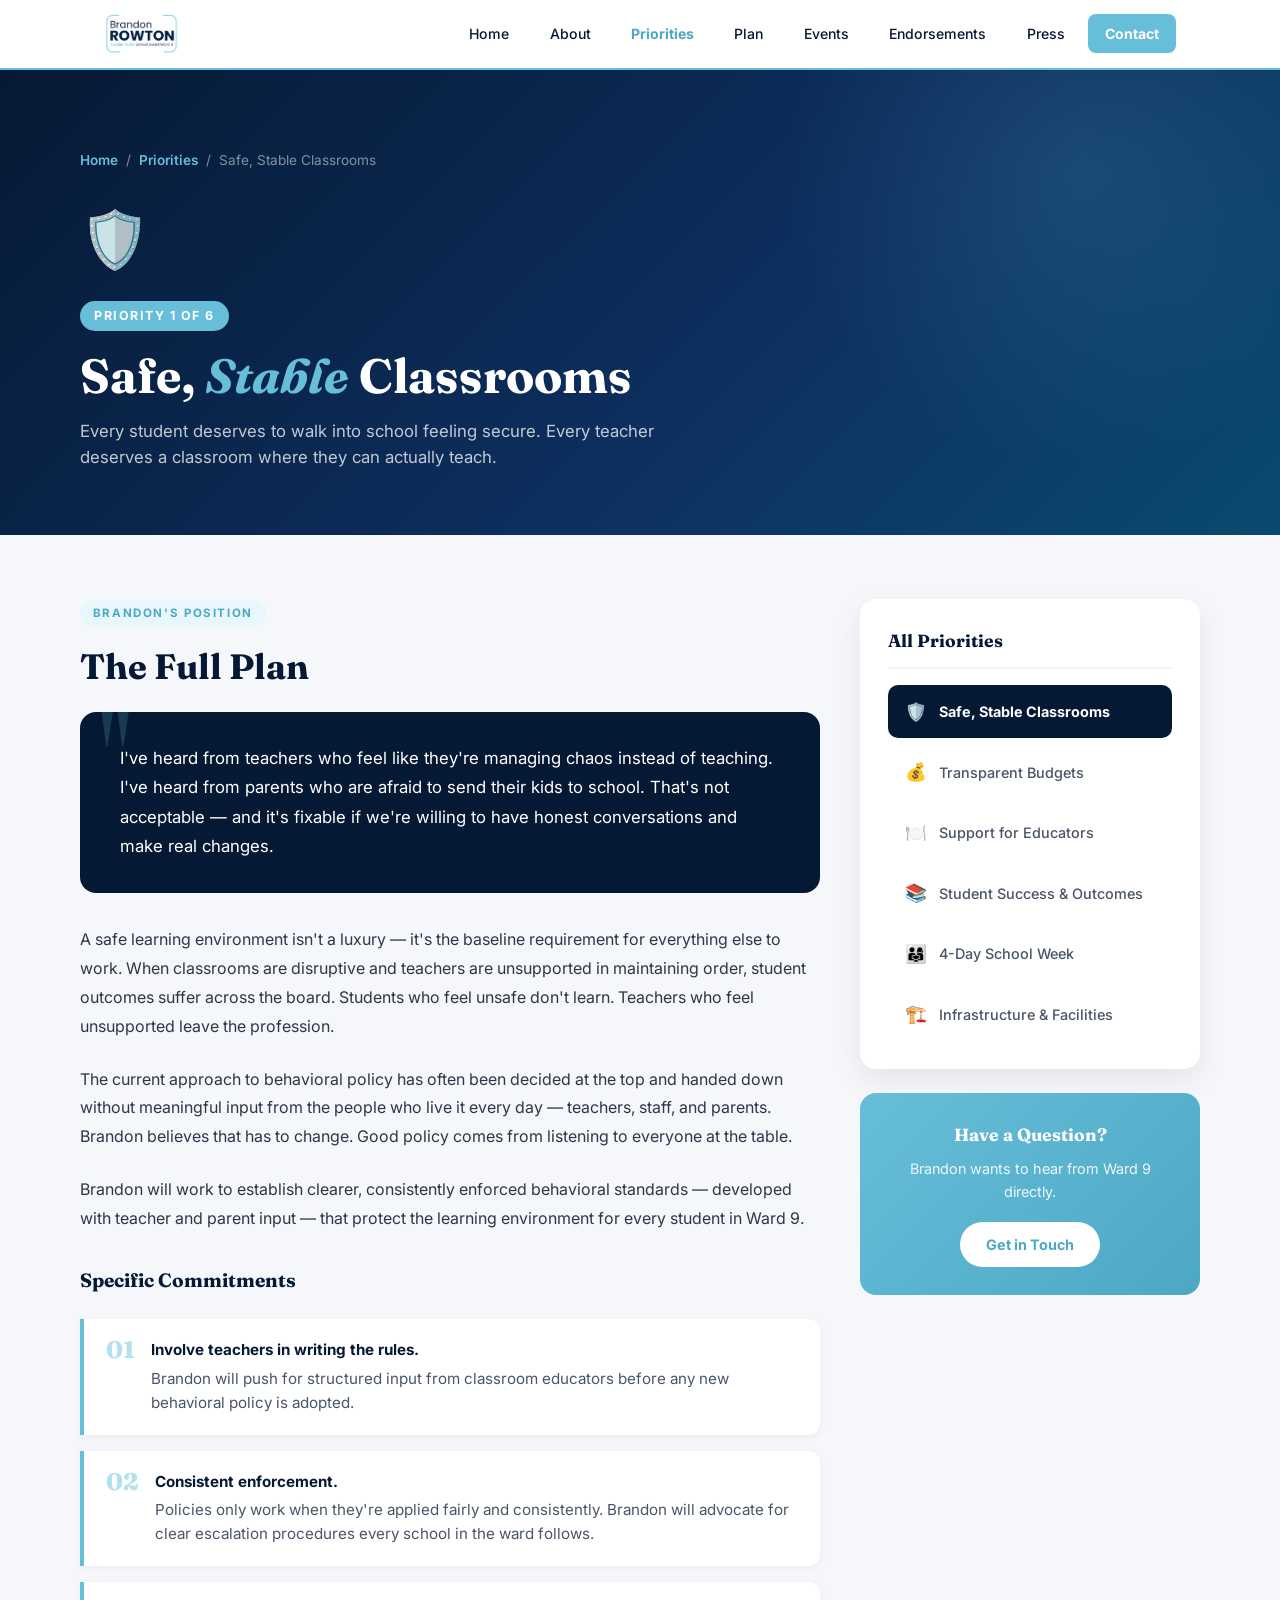
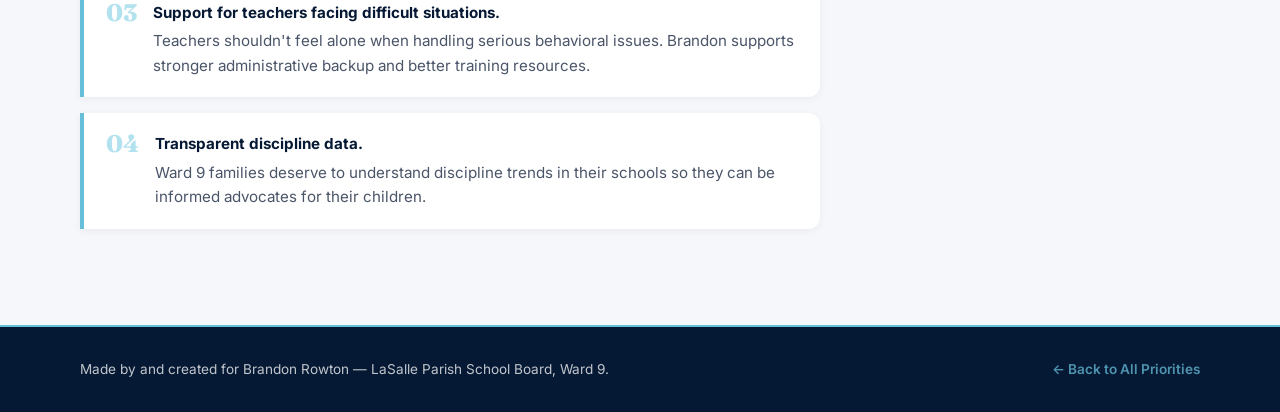
<file: priority-safe-classrooms.html>
<!DOCTYPE html>
<html lang="en">
<head>
  <meta charset="UTF-8" />
  <meta name="viewport" content="width=device-width, initial-scale=1.0" />
  <title>Safe, Stable Classrooms — Brandon Rowton for Ward 9</title>
  <link rel="icon" type="image/png" href="BCO.a9fb7232-cc8b-4e36-939b-543830245886.png">
  <link rel="preconnect" href="https://fonts.googleapis.com">
  <link rel="preconnect" href="https://fonts.gstatic.com" crossorigin>
  <link href="https://fonts.googleapis.com/css2?family=Fraunces:ital,wght@0,600;0,700;0,800;1,700&family=Inter:wght@400;500;600;700&display=swap" rel="stylesheet">
  <style>
    :root {
      --navy: #082145; --navy-deep: #061934; --blue: #67bed9; --blue-dark: #4da8c4;
      --blue-pale: #e8f7fb; --blue-mid: #b3e2ef; --white: #FFFFFF; --gray: #F5F7FA;
      --radius: 16px; --shadow: 0 10px 30px rgba(0,0,0,0.08); --shadow-blue: 0 8px 24px rgba(103,190,217,0.3);
    }
    * { margin: 0; padding: 0; box-sizing: border-box; }
    html { scroll-behavior: smooth; }
    body { font-family: "Inter", sans-serif; background: var(--gray); color: var(--navy-deep); line-height: 1.6; overflow-x: hidden; }
    img { max-width: 100%; display: block; }
    a { text-decoration: none; color: inherit; }

    header { position: sticky; top: 0; z-index: 100; background: rgba(255,255,255,1); border-bottom: 2px solid var(--blue); }
    .nav-container { max-width: 1120px; margin: auto; padding: 0.8rem 1.5rem; display: flex; justify-content: space-between; align-items: center; }
    .nav-logo { height: 42px; width: auto; object-fit: contain; }
    .nav-toggle { display: none; font-size: 1.6rem; background: none; border: none; cursor: pointer; color: var(--navy-deep); }
    .nav-links { display: flex; gap: 0.4rem; align-items: center; }
    .nav-links a { padding: 0.45rem 1rem; background: transparent; color: var(--navy-deep); border-radius: 8px; font-weight: 500; font-size: 0.88rem; transition: 0.2s ease; border: 1px solid transparent; }
    .nav-links a:hover { background: var(--blue); color: #fff; }
    .nav-links a.active { color: var(--blue-dark); font-weight: 700; }
    .nav-links a.cta { background: var(--blue); color: #fff; font-weight: 700; }
    .nav-links a.cta:hover { background: var(--blue-dark); }
    @media (max-width: 768px) {
      .nav-links { position: fixed; top: 70px; right: 1rem; left: 1rem; background: var(--navy-deep); border: 1px solid var(--blue); border-radius: 12px; padding: 1rem; flex-direction: column; gap: 0.4rem; display: none; }
      .nav-links.open { display: flex; }
      .nav-links a { width: 100%; text-align: center; color: rgba(255,255,255,0.85); }
      .nav-toggle { display: block; }
    }

    .page-hero { background: linear-gradient(135deg, var(--navy-deep) 0%, #0d3060 60%, #0a4a6e 100%); padding: 5rem 1.5rem 4rem; position: relative; overflow: hidden; }
    .page-hero::before { content: ''; position: absolute; width: 600px; height: 600px; border-radius: 50%; background: radial-gradient(circle, rgba(103,190,217,0.15) 0%, transparent 70%); top: -200px; right: -100px; pointer-events: none; }
    .page-hero-inner { max-width: 1120px; margin: auto; position: relative; z-index: 1; }
    .hero-eyebrow { display: inline-block; background: var(--blue); color: #fff; font-size: 0.78rem; font-weight: 700; letter-spacing: 0.12em; text-transform: uppercase; padding: 0.3rem 0.9rem; border-radius: 999px; margin-bottom: 1.2rem; }
    .page-hero h1 { font-family: "Fraunces", serif; font-size: clamp(2rem, 5vw, 3rem); line-height: 1.08; color: #fff; margin-bottom: 1rem; }
    .page-hero h1 em { font-style: italic; color: var(--blue); }
    .page-hero-sub { color: rgba(255,255,255,0.75); font-size: 1.05rem; max-width: 620px; }
    .breadcrumb { display: flex; align-items: center; gap: 0.5rem; margin-bottom: 1.5rem; font-size: 0.85rem; color: rgba(255,255,255,0.5); }
    .breadcrumb a { color: var(--blue); font-weight: 600; }
    .breadcrumb a:hover { text-decoration: underline; }
    .hero-icon { font-size: 3.5rem; margin-bottom: 1rem; display: block; }

    .content-section { padding: 4rem 1.5rem; }
    .section-container { max-width: 1120px; margin: auto; }
    .content-grid { display: grid; grid-template-columns: 1fr 340px; gap: 2.5rem; align-items: start; }
    @media (max-width: 900px) { .content-grid { grid-template-columns: 1fr; } }

    .main-content {}
    .section-label { display: inline-block; font-size: 0.72rem; font-weight: 700; letter-spacing: 0.14em; text-transform: uppercase; color: var(--blue-dark); background: var(--blue-pale); padding: 0.25rem 0.8rem; border-radius: 999px; margin-bottom: 0.8rem; }
    .section-title { font-family: "Fraunces", serif; font-size: clamp(1.6rem, 3vw, 2.2rem); margin-bottom: 1rem; color: var(--navy-deep); }

    .statement-box { background: var(--navy-deep); color: #fff; border-radius: var(--radius); padding: 2rem 2.5rem; margin-bottom: 2rem; position: relative; overflow: hidden; }
    .statement-box::before { content: '"'; font-family: "Fraunces", serif; font-size: 8rem; color: var(--blue); opacity: 0.2; position: absolute; top: -1rem; left: 1.2rem; line-height: 1; }
    .statement-box p { font-size: 1.05rem; line-height: 1.75; position: relative; z-index: 1; }

    .body-text { color: #2d3748; font-size: 1rem; line-height: 1.8; margin-bottom: 1.5rem; }

    .commitments { display: flex; flex-direction: column; gap: 1rem; margin-top: 1.5rem; }
    .commitment-item { display: flex; align-items: flex-start; gap: 1rem; background: #fff; border-left: 4px solid var(--blue); border-radius: 0 12px 12px 0; padding: 1.2rem 1.4rem; box-shadow: 0 2px 8px rgba(0,0,0,0.05); }
    .commitment-num { font-family: "Fraunces", serif; font-size: 1.5rem; font-weight: 800; color: var(--blue-mid); line-height: 1; flex-shrink: 0; min-width: 28px; }
    .commitment-item p strong { display: block; color: var(--navy-deep); margin-bottom: 0.25rem; }
    .commitment-item p { font-size: 0.95rem; color: #4a5568; }

    .sidebar {}
    .sidebar-card { background: #fff; border-radius: var(--radius); padding: 1.75rem; box-shadow: var(--shadow); margin-bottom: 1.5rem; }
    .sidebar-card h3 { font-family: "Fraunces", serif; font-size: 1.1rem; color: var(--navy-deep); margin-bottom: 1rem; border-bottom: 2px solid var(--blue-pale); padding-bottom: 0.75rem; }
    .sidebar-nav-list { display: flex; flex-direction: column; gap: 0.5rem; }
    .sidebar-nav-list a { display: flex; align-items: center; gap: 0.75rem; padding: 0.7rem 1rem; border-radius: 10px; font-size: 0.9rem; font-weight: 500; color: #4a5568; transition: 0.2s; border: 1px solid transparent; }
    .sidebar-nav-list a:hover { background: var(--blue-pale); color: var(--blue-dark); border-color: var(--blue-mid); }
    .sidebar-nav-list a.current { background: var(--navy-deep); color: #fff; font-weight: 700; }
    .sidebar-nav-list a .nav-icon { font-size: 1.1rem; }

    .contact-callout { background: linear-gradient(135deg, var(--blue) 0%, var(--blue-dark) 100%); border-radius: var(--radius); padding: 1.75rem; text-align: center; color: #fff; }
    .contact-callout h3 { font-family: "Fraunces", serif; font-size: 1.1rem; margin-bottom: 0.5rem; }
    .contact-callout p { font-size: 0.9rem; opacity: 0.9; margin-bottom: 1.2rem; }
    .btn-white { display: inline-block; background: #fff; color: var(--blue-dark); font-weight: 700; padding: 0.7rem 1.6rem; border-radius: 999px; font-size: 0.9rem; transition: 0.2s; }
    .btn-white:hover { background: var(--blue-pale); transform: translateY(-2px); }

    footer { background: var(--navy-deep); color: #fff; padding: 2rem 1.5rem; border-top: 2px solid var(--blue); margin-top: 2rem; }
    .footer-inner { max-width: 1120px; margin: auto; display: flex; justify-content: space-between; align-items: center; flex-wrap: wrap; gap: 1rem; font-size: 0.85rem; opacity: 0.75; }

    @keyframes fadeUp { from { opacity: 0; transform: translateY(20px); } to { opacity: 1; transform: translateY(0); } }
    .page-hero-inner > * { opacity: 0; animation: fadeUp 0.6s ease forwards; }
    .page-hero-inner > *:nth-child(1) { animation-delay: 0.05s; }
    .page-hero-inner > *:nth-child(2) { animation-delay: 0.15s; }
    .page-hero-inner > *:nth-child(3) { animation-delay: 0.25s; }
    .page-hero-inner > *:nth-child(4) { animation-delay: 0.35s; }
</style>
</head>
<body>

<header>
  <div class="nav-container">
    <img src="Copilot_20260420_100757.png" class="nav-logo" alt="Campaign Logo">
    <button class="nav-toggle" id="navToggle">☰</button>
    <nav class="nav-links">
      <a href="index.html">Home</a>
      <a href="index.html#about">About</a>
      <a href="priorities.html" class="active">Priorities</a>
      <a href="index.html#plan">Plan</a>
      <a href="index.html#events">Events</a>
      <a href="index.html#endorsements">Endorsements</a>
      <a href="index.html#press">Press</a>
      <a href="index.html#contact" class="cta">Contact</a>
    </nav>
  </div>
</header>

<div class="page-hero">
  <div class="page-hero-inner">
    <div class="breadcrumb">
      <a href="index.html">Home</a>
      <span>/</span>
      <a href="priorities.html">Priorities</a>
      <span>/</span>
      <span>Safe, Stable Classrooms</span>
    </div>
    <span class="hero-icon">🛡️</span>
    <span class="hero-eyebrow">Priority 1 of 6</span>
    <h1>Safe, <em>Stable</em> Classrooms</h1>
    <p class="page-hero-sub">Every student deserves to walk into school feeling secure. Every teacher deserves a classroom where they can actually teach.</p>
  </div>
</div>

<section class="content-section">
  <div class="section-container">
    <div class="content-grid">
      <div class="main-content">
        <span class="section-label">Brandon's Position</span>
        <h2 class="section-title">The Full Plan</h2>
        <div class="statement-box">
          <p>I've heard from teachers who feel like they're managing chaos instead of teaching. I've heard from parents who are afraid to send their kids to school. That's not acceptable — and it's fixable if we're willing to have honest conversations and make real changes.</p>
        </div>
        <p class="body-text">A safe learning environment isn't a luxury — it's the baseline requirement for everything else to work. When classrooms are disruptive and teachers are unsupported in maintaining order, student outcomes suffer across the board. Students who feel unsafe don't learn. Teachers who feel unsupported leave the profession.</p><p class="body-text">The current approach to behavioral policy has often been decided at the top and handed down without meaningful input from the people who live it every day — teachers, staff, and parents. Brandon believes that has to change. Good policy comes from listening to everyone at the table.</p><p class="body-text">Brandon will work to establish clearer, consistently enforced behavioral standards — developed with teacher and parent input — that protect the learning environment for every student in Ward 9.</p>
        <h3 style="font-family:'Fraunces',serif; font-size:1.2rem; margin-bottom:1rem; margin-top:2rem; color:var(--navy-deep);">Specific Commitments</h3>
        <div class="commitments">
        <div class="commitment-item">
          <div class="commitment-num">01</div>
          <p><strong>Involve teachers in writing the rules.</strong> Brandon will push for structured input from classroom educators before any new behavioral policy is adopted.</p>
        </div>
        <div class="commitment-item">
          <div class="commitment-num">02</div>
          <p><strong>Consistent enforcement.</strong> Policies only work when they're applied fairly and consistently. Brandon will advocate for clear escalation procedures every school in the ward follows.</p>
        </div>
        <div class="commitment-item">
          <div class="commitment-num">03</div>
          <p><strong>Support for teachers facing difficult situations.</strong> Teachers shouldn't feel alone when handling serious behavioral issues. Brandon supports stronger administrative backup and better training resources.</p>
        </div>
        <div class="commitment-item">
          <div class="commitment-num">04</div>
          <p><strong>Transparent discipline data.</strong> Ward 9 families deserve to understand discipline trends in their schools so they can be informed advocates for their children.</p>
        </div></div>
      </div>
      
<div class="sidebar">
  <div class="sidebar-card">
    <h3>All Priorities</h3>
    <div class="sidebar-nav-list">
      <a href="priority-safe-classrooms.html" class="current"><span class="nav-icon">🛡️</span>Safe, Stable Classrooms</a>
<a href="priority-transparent-budgets.html"><span class="nav-icon">💰</span>Transparent Budgets</a>
<a href="priority-educator-support.html"><span class="nav-icon">🍽️</span>Support for Educators</a>
<a href="priority-student-success.html"><span class="nav-icon">📚</span>Student Success & Outcomes</a>
<a href="priority-4-day.html"><span class="nav-icon">👨‍👩‍👧</span>4-Day School Week</a>
<a href="priority-infrastructure.html"><span class="nav-icon">🏗️</span>Infrastructure & Facilities</a>

    </div>
  </div>
  <div class="contact-callout">
    <h3>Have a Question?</h3>
    <p>Brandon wants to hear from Ward 9 directly.</p>
    <a href="index.html#contact" class="btn-white">Get in Touch</a>
  </div>
</div>

    </div>
  </div>
</section>

<footer>
  <div class="footer-inner">
    <div>Made by and created for Brandon Rowton — LaSalle Parish School Board, Ward 9.</div>
    <a href="priorities.html" style="color: var(--blue); font-weight: 600;">← Back to All Priorities</a>
  </div>
</footer>

<script>
  const navToggle = document.getElementById("navToggle");
  const navMenu = document.querySelector(".nav-links");
  navToggle.addEventListener("click", () => navMenu.classList.toggle("open"));
  navMenu.querySelectorAll("a").forEach(link => link.addEventListener("click", () => navMenu.classList.remove("open")));
</script>

</body>
</html>
</file>
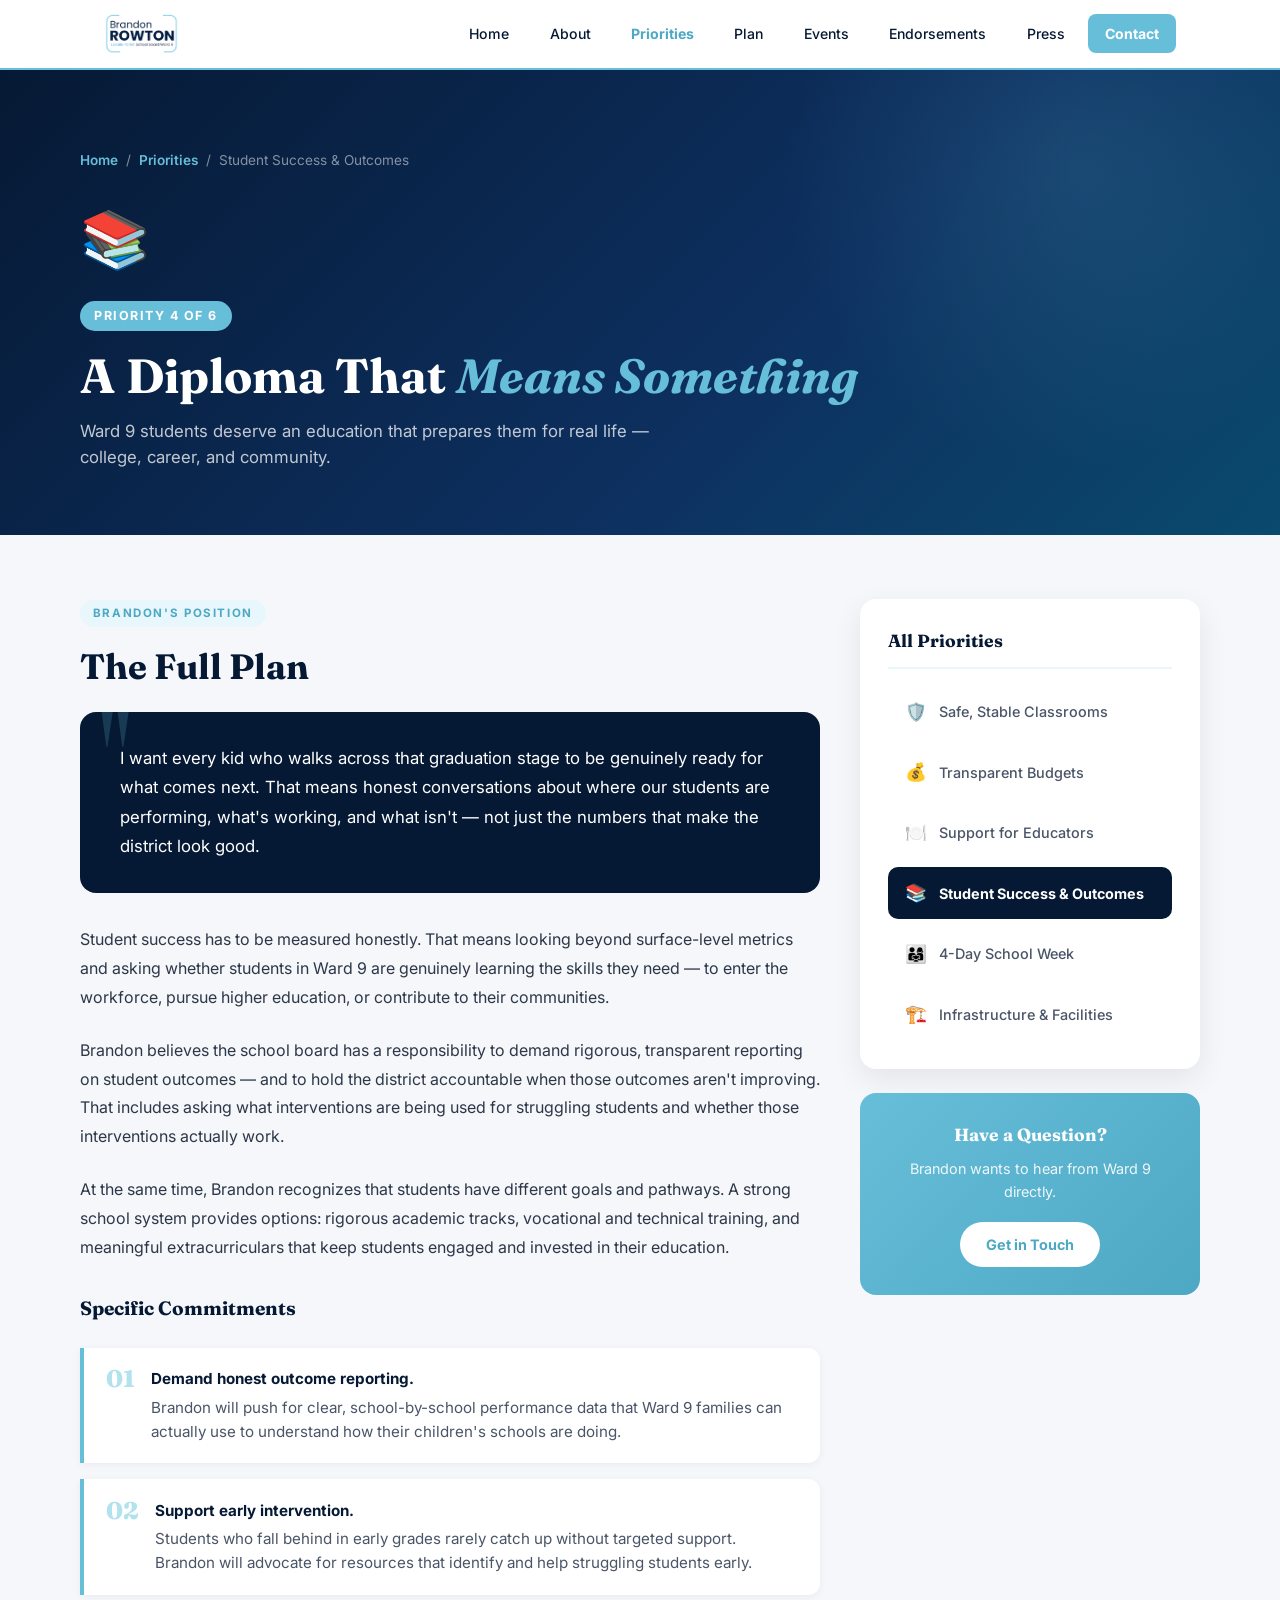
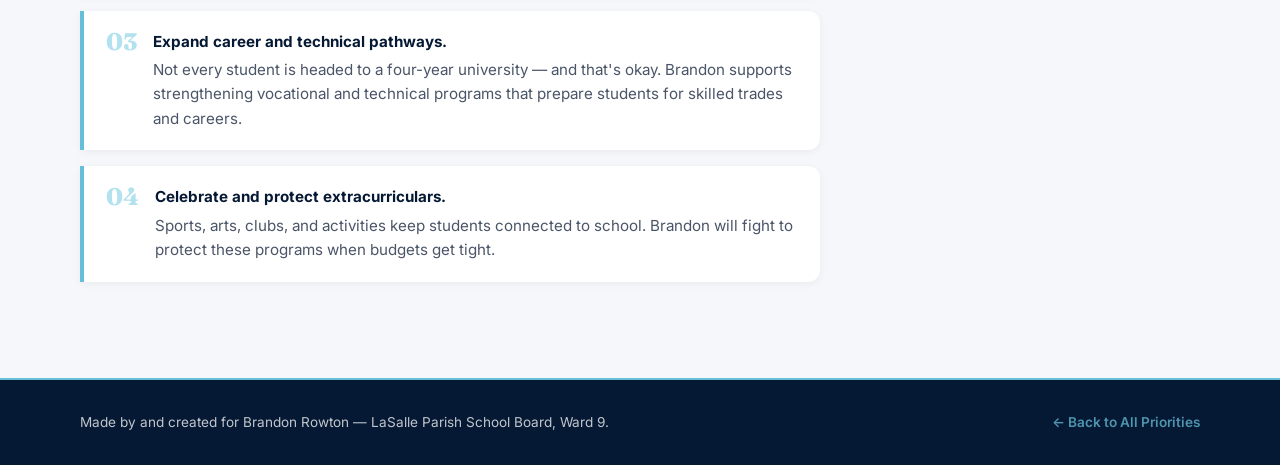
<file: priority-student-success.html>
<!DOCTYPE html>
<html lang="en">
<head>
  <meta charset="UTF-8" />
  <meta name="viewport" content="width=device-width, initial-scale=1.0" />
  <title>Student Success & Outcomes — Brandon Rowton for Ward 9</title>
  <link rel="icon" type="image/png" href="BCO.a9fb7232-cc8b-4e36-939b-543830245886.png">
  <link rel="preconnect" href="https://fonts.googleapis.com">
  <link rel="preconnect" href="https://fonts.gstatic.com" crossorigin>
  <link href="https://fonts.googleapis.com/css2?family=Fraunces:ital,wght@0,600;0,700;0,800;1,700&family=Inter:wght@400;500;600;700&display=swap" rel="stylesheet">
  <style>
    :root {
      --navy: #082145; --navy-deep: #061934; --blue: #67bed9; --blue-dark: #4da8c4;
      --blue-pale: #e8f7fb; --blue-mid: #b3e2ef; --white: #FFFFFF; --gray: #F5F7FA;
      --radius: 16px; --shadow: 0 10px 30px rgba(0,0,0,0.08); --shadow-blue: 0 8px 24px rgba(103,190,217,0.3);
    }
    * { margin: 0; padding: 0; box-sizing: border-box; }
    html { scroll-behavior: smooth; }
    body { font-family: "Inter", sans-serif; background: var(--gray); color: var(--navy-deep); line-height: 1.6; overflow-x: hidden; }
    img { max-width: 100%; display: block; }
    a { text-decoration: none; color: inherit; }

    header { position: sticky; top: 0; z-index: 100; background: rgba(255,255,255,1); border-bottom: 2px solid var(--blue); }
    .nav-container { max-width: 1120px; margin: auto; padding: 0.8rem 1.5rem; display: flex; justify-content: space-between; align-items: center; }
    .nav-logo { height: 42px; width: auto; object-fit: contain; }
    .nav-toggle { display: none; font-size: 1.6rem; background: none; border: none; cursor: pointer; color: var(--navy-deep); }
    .nav-links { display: flex; gap: 0.4rem; align-items: center; }
    .nav-links a { padding: 0.45rem 1rem; background: transparent; color: var(--navy-deep); border-radius: 8px; font-weight: 500; font-size: 0.88rem; transition: 0.2s ease; border: 1px solid transparent; }
    .nav-links a:hover { background: var(--blue); color: #fff; }
    .nav-links a.active { color: var(--blue-dark); font-weight: 700; }
    .nav-links a.cta { background: var(--blue); color: #fff; font-weight: 700; }
    .nav-links a.cta:hover { background: var(--blue-dark); }
    @media (max-width: 768px) {
      .nav-links { position: fixed; top: 70px; right: 1rem; left: 1rem; background: var(--navy-deep); border: 1px solid var(--blue); border-radius: 12px; padding: 1rem; flex-direction: column; gap: 0.4rem; display: none; }
      .nav-links.open { display: flex; }
      .nav-links a { width: 100%; text-align: center; color: rgba(255,255,255,0.85); }
      .nav-toggle { display: block; }
    }

    .page-hero { background: linear-gradient(135deg, var(--navy-deep) 0%, #0d3060 60%, #0a4a6e 100%); padding: 5rem 1.5rem 4rem; position: relative; overflow: hidden; }
    .page-hero::before { content: ''; position: absolute; width: 600px; height: 600px; border-radius: 50%; background: radial-gradient(circle, rgba(103,190,217,0.15) 0%, transparent 70%); top: -200px; right: -100px; pointer-events: none; }
    .page-hero-inner { max-width: 1120px; margin: auto; position: relative; z-index: 1; }
    .hero-eyebrow { display: inline-block; background: var(--blue); color: #fff; font-size: 0.78rem; font-weight: 700; letter-spacing: 0.12em; text-transform: uppercase; padding: 0.3rem 0.9rem; border-radius: 999px; margin-bottom: 1.2rem; }
    .page-hero h1 { font-family: "Fraunces", serif; font-size: clamp(2rem, 5vw, 3rem); line-height: 1.08; color: #fff; margin-bottom: 1rem; }
    .page-hero h1 em { font-style: italic; color: var(--blue); }
    .page-hero-sub { color: rgba(255,255,255,0.75); font-size: 1.05rem; max-width: 620px; }
    .breadcrumb { display: flex; align-items: center; gap: 0.5rem; margin-bottom: 1.5rem; font-size: 0.85rem; color: rgba(255,255,255,0.5); }
    .breadcrumb a { color: var(--blue); font-weight: 600; }
    .breadcrumb a:hover { text-decoration: underline; }
    .hero-icon { font-size: 3.5rem; margin-bottom: 1rem; display: block; }

    .content-section { padding: 4rem 1.5rem; }
    .section-container { max-width: 1120px; margin: auto; }
    .content-grid { display: grid; grid-template-columns: 1fr 340px; gap: 2.5rem; align-items: start; }
    @media (max-width: 900px) { .content-grid { grid-template-columns: 1fr; } }

    .main-content {}
    .section-label { display: inline-block; font-size: 0.72rem; font-weight: 700; letter-spacing: 0.14em; text-transform: uppercase; color: var(--blue-dark); background: var(--blue-pale); padding: 0.25rem 0.8rem; border-radius: 999px; margin-bottom: 0.8rem; }
    .section-title { font-family: "Fraunces", serif; font-size: clamp(1.6rem, 3vw, 2.2rem); margin-bottom: 1rem; color: var(--navy-deep); }

    .statement-box { background: var(--navy-deep); color: #fff; border-radius: var(--radius); padding: 2rem 2.5rem; margin-bottom: 2rem; position: relative; overflow: hidden; }
    .statement-box::before { content: '"'; font-family: "Fraunces", serif; font-size: 8rem; color: var(--blue); opacity: 0.2; position: absolute; top: -1rem; left: 1.2rem; line-height: 1; }
    .statement-box p { font-size: 1.05rem; line-height: 1.75; position: relative; z-index: 1; }

    .body-text { color: #2d3748; font-size: 1rem; line-height: 1.8; margin-bottom: 1.5rem; }

    .commitments { display: flex; flex-direction: column; gap: 1rem; margin-top: 1.5rem; }
    .commitment-item { display: flex; align-items: flex-start; gap: 1rem; background: #fff; border-left: 4px solid var(--blue); border-radius: 0 12px 12px 0; padding: 1.2rem 1.4rem; box-shadow: 0 2px 8px rgba(0,0,0,0.05); }
    .commitment-num { font-family: "Fraunces", serif; font-size: 1.5rem; font-weight: 800; color: var(--blue-mid); line-height: 1; flex-shrink: 0; min-width: 28px; }
    .commitment-item p strong { display: block; color: var(--navy-deep); margin-bottom: 0.25rem; }
    .commitment-item p { font-size: 0.95rem; color: #4a5568; }

    .sidebar {}
    .sidebar-card { background: #fff; border-radius: var(--radius); padding: 1.75rem; box-shadow: var(--shadow); margin-bottom: 1.5rem; }
    .sidebar-card h3 { font-family: "Fraunces", serif; font-size: 1.1rem; color: var(--navy-deep); margin-bottom: 1rem; border-bottom: 2px solid var(--blue-pale); padding-bottom: 0.75rem; }
    .sidebar-nav-list { display: flex; flex-direction: column; gap: 0.5rem; }
    .sidebar-nav-list a { display: flex; align-items: center; gap: 0.75rem; padding: 0.7rem 1rem; border-radius: 10px; font-size: 0.9rem; font-weight: 500; color: #4a5568; transition: 0.2s; border: 1px solid transparent; }
    .sidebar-nav-list a:hover { background: var(--blue-pale); color: var(--blue-dark); border-color: var(--blue-mid); }
    .sidebar-nav-list a.current { background: var(--navy-deep); color: #fff; font-weight: 700; }
    .sidebar-nav-list a .nav-icon { font-size: 1.1rem; }

    .contact-callout { background: linear-gradient(135deg, var(--blue) 0%, var(--blue-dark) 100%); border-radius: var(--radius); padding: 1.75rem; text-align: center; color: #fff; }
    .contact-callout h3 { font-family: "Fraunces", serif; font-size: 1.1rem; margin-bottom: 0.5rem; }
    .contact-callout p { font-size: 0.9rem; opacity: 0.9; margin-bottom: 1.2rem; }
    .btn-white { display: inline-block; background: #fff; color: var(--blue-dark); font-weight: 700; padding: 0.7rem 1.6rem; border-radius: 999px; font-size: 0.9rem; transition: 0.2s; }
    .btn-white:hover { background: var(--blue-pale); transform: translateY(-2px); }

    footer { background: var(--navy-deep); color: #fff; padding: 2rem 1.5rem; border-top: 2px solid var(--blue); margin-top: 2rem; }
    .footer-inner { max-width: 1120px; margin: auto; display: flex; justify-content: space-between; align-items: center; flex-wrap: wrap; gap: 1rem; font-size: 0.85rem; opacity: 0.75; }

    @keyframes fadeUp { from { opacity: 0; transform: translateY(20px); } to { opacity: 1; transform: translateY(0); } }
    .page-hero-inner > * { opacity: 0; animation: fadeUp 0.6s ease forwards; }
    .page-hero-inner > *:nth-child(1) { animation-delay: 0.05s; }
    .page-hero-inner > *:nth-child(2) { animation-delay: 0.15s; }
    .page-hero-inner > *:nth-child(3) { animation-delay: 0.25s; }
    .page-hero-inner > *:nth-child(4) { animation-delay: 0.35s; }
</style>
</head>
<body>

<header>
  <div class="nav-container">
    <img src="Copilot_20260420_100757.png" class="nav-logo" alt="Campaign Logo">
    <button class="nav-toggle" id="navToggle">☰</button>
    <nav class="nav-links">
      <a href="index.html">Home</a>
      <a href="index.html#about">About</a>
      <a href="priorities.html" class="active">Priorities</a>
      <a href="index.html#plan">Plan</a>
      <a href="index.html#events">Events</a>
      <a href="index.html#endorsements">Endorsements</a>
      <a href="index.html#press">Press</a>
      <a href="index.html#contact" class="cta">Contact</a>
    </nav>
  </div>
</header>

<div class="page-hero">
  <div class="page-hero-inner">
    <div class="breadcrumb">
      <a href="index.html">Home</a>
      <span>/</span>
      <a href="priorities.html">Priorities</a>
      <span>/</span>
      <span>Student Success & Outcomes</span>
    </div>
    <span class="hero-icon">📚</span>
    <span class="hero-eyebrow">Priority 4 of 6</span>
    <h1>A Diploma That <em>Means Something</em></h1>
    <p class="page-hero-sub">Ward 9 students deserve an education that prepares them for real life — college, career, and community.</p>
  </div>
</div>

<section class="content-section">
  <div class="section-container">
    <div class="content-grid">
      <div class="main-content">
        <span class="section-label">Brandon's Position</span>
        <h2 class="section-title">The Full Plan</h2>
        <div class="statement-box">
          <p>I want every kid who walks across that graduation stage to be genuinely ready for what comes next. That means honest conversations about where our students are performing, what's working, and what isn't — not just the numbers that make the district look good.</p>
        </div>
        <p class="body-text">Student success has to be measured honestly. That means looking beyond surface-level metrics and asking whether students in Ward 9 are genuinely learning the skills they need — to enter the workforce, pursue higher education, or contribute to their communities.</p><p class="body-text">Brandon believes the school board has a responsibility to demand rigorous, transparent reporting on student outcomes — and to hold the district accountable when those outcomes aren't improving. That includes asking what interventions are being used for struggling students and whether those interventions actually work.</p><p class="body-text">At the same time, Brandon recognizes that students have different goals and pathways. A strong school system provides options: rigorous academic tracks, vocational and technical training, and meaningful extracurriculars that keep students engaged and invested in their education.</p>
        <h3 style="font-family:'Fraunces',serif; font-size:1.2rem; margin-bottom:1rem; margin-top:2rem; color:var(--navy-deep);">Specific Commitments</h3>
        <div class="commitments">
        <div class="commitment-item">
          <div class="commitment-num">01</div>
          <p><strong>Demand honest outcome reporting.</strong> Brandon will push for clear, school-by-school performance data that Ward 9 families can actually use to understand how their children's schools are doing.</p>
        </div>
        <div class="commitment-item">
          <div class="commitment-num">02</div>
          <p><strong>Support early intervention.</strong> Students who fall behind in early grades rarely catch up without targeted support. Brandon will advocate for resources that identify and help struggling students early.</p>
        </div>
        <div class="commitment-item">
          <div class="commitment-num">03</div>
          <p><strong>Expand career and technical pathways.</strong> Not every student is headed to a four-year university — and that's okay. Brandon supports strengthening vocational and technical programs that prepare students for skilled trades and careers.</p>
        </div>
        <div class="commitment-item">
          <div class="commitment-num">04</div>
          <p><strong>Celebrate and protect extracurriculars.</strong> Sports, arts, clubs, and activities keep students connected to school. Brandon will fight to protect these programs when budgets get tight.</p>
        </div></div>
      </div>
      
<div class="sidebar">
  <div class="sidebar-card">
    <h3>All Priorities</h3>
    <div class="sidebar-nav-list">
      <a href="priority-safe-classrooms.html"><span class="nav-icon">🛡️</span>Safe, Stable Classrooms</a>
<a href="priority-transparent-budgets.html"><span class="nav-icon">💰</span>Transparent Budgets</a>
<a href="priority-educator-support.html"><span class="nav-icon">🍽️</span>Support for Educators</a>
<a href="priority-student-success.html" class="current"><span class="nav-icon">📚</span>Student Success & Outcomes</a>
<a href="priority-4-day.html"><span class="nav-icon">👨‍👩‍👧</span>4-Day School Week</a>
<a href="priority-infrastructure.html"><span class="nav-icon">🏗️</span>Infrastructure & Facilities</a>

    </div>
  </div>
  <div class="contact-callout">
    <h3>Have a Question?</h3>
    <p>Brandon wants to hear from Ward 9 directly.</p>
    <a href="index.html#contact" class="btn-white">Get in Touch</a>
  </div>
</div>

    </div>
  </div>
</section>

<footer>
  <div class="footer-inner">
    <div>Made by and created for Brandon Rowton — LaSalle Parish School Board, Ward 9.</div>
    <a href="priorities.html" style="color: var(--blue); font-weight: 600;">← Back to All Priorities</a>
  </div>
</footer>

<script>
  const navToggle = document.getElementById("navToggle");
  const navMenu = document.querySelector(".nav-links");
  navToggle.addEventListener("click", () => navMenu.classList.toggle("open"));
  navMenu.querySelectorAll("a").forEach(link => link.addEventListener("click", () => navMenu.classList.remove("open")));
</script>

</body>
</html>
</file>
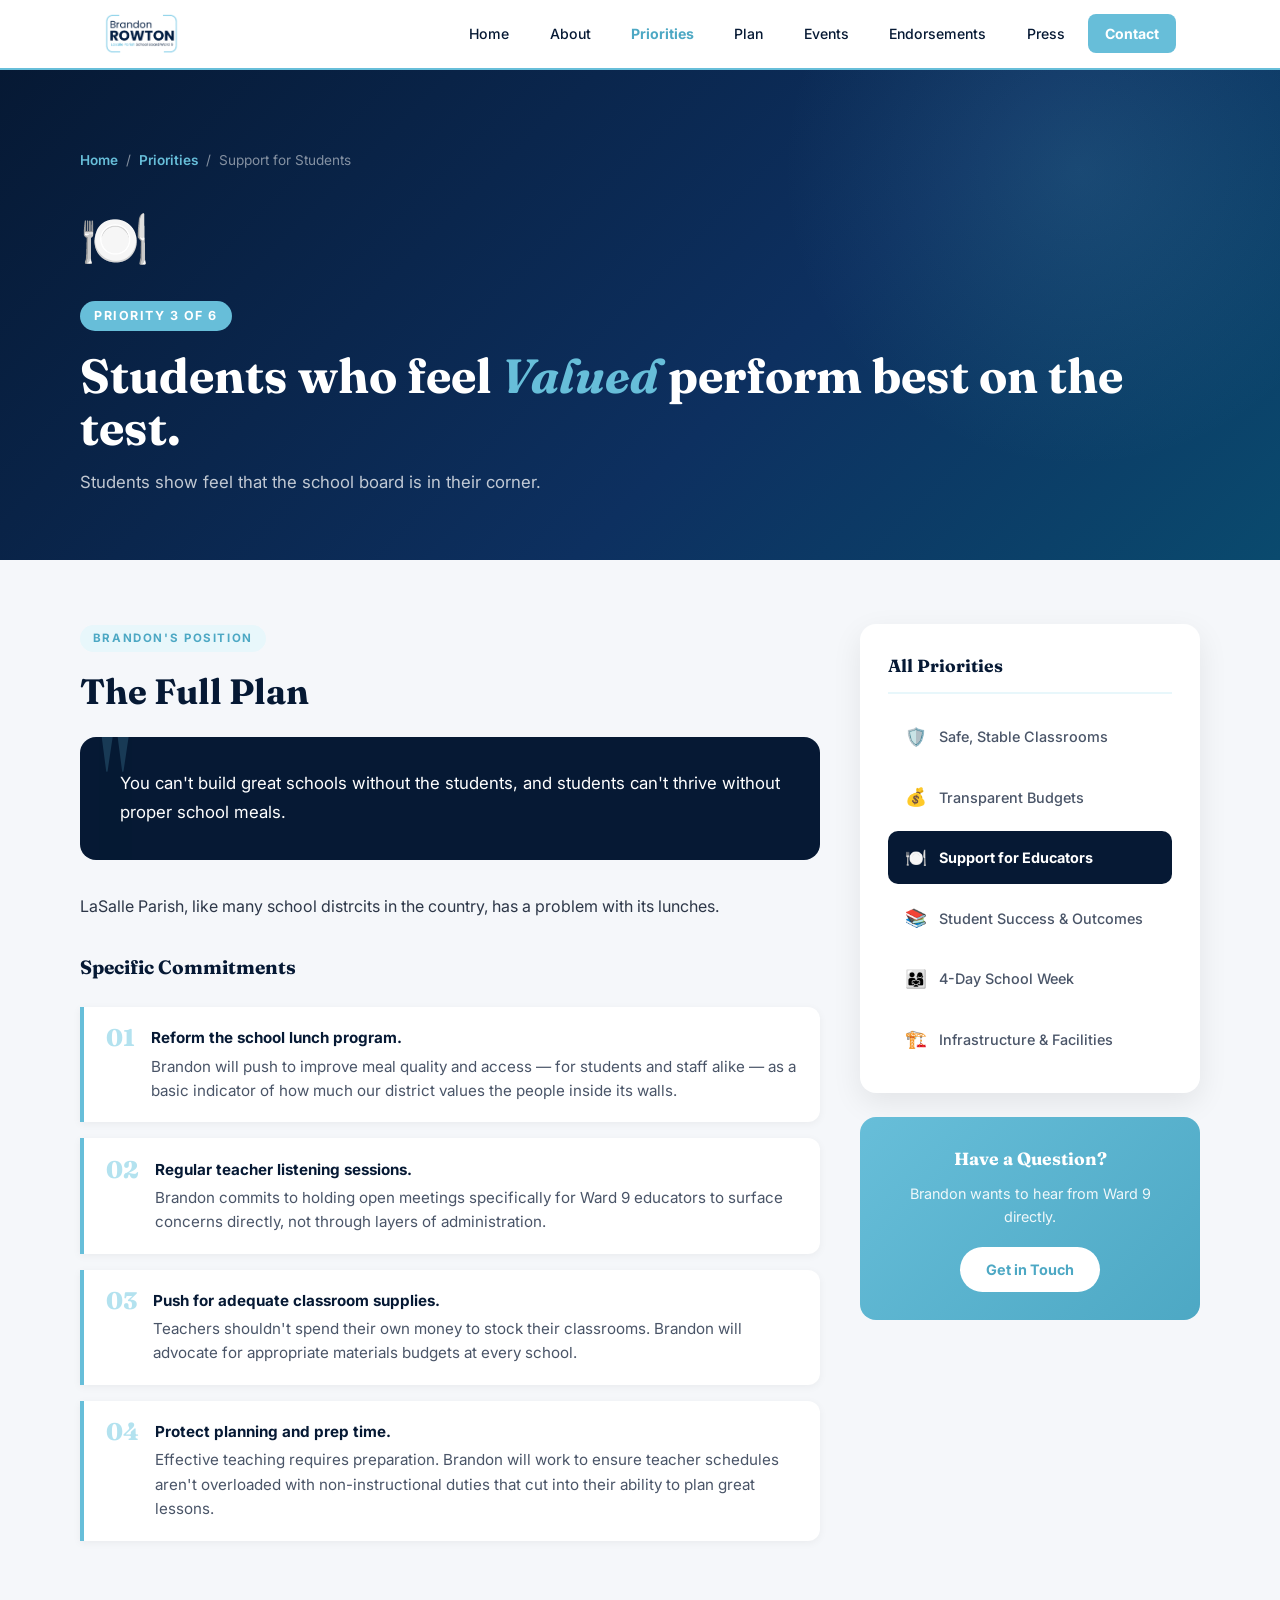
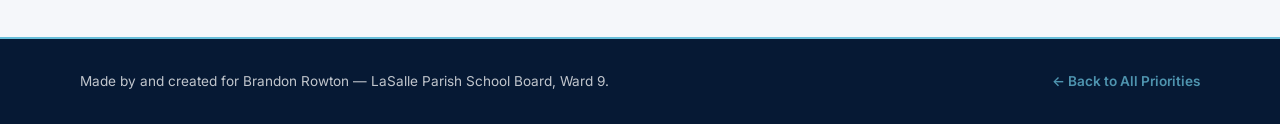
<file: priority-student-support.html>
<!DOCTYPE html>
<html lang="en">
<head>
  <meta charset="UTF-8" />
  <meta name="viewport" content="width=device-width, initial-scale=1.0" />
  <title>Support for Educators — Brandon Rowton for Ward 9</title>
  <link rel="icon" type="image/png" href="BCO.a9fb7232-cc8b-4e36-939b-543830245886.png">
  <link rel="preconnect" href="https://fonts.googleapis.com">
  <link rel="preconnect" href="https://fonts.gstatic.com" crossorigin>
  <link href="https://fonts.googleapis.com/css2?family=Fraunces:ital,wght@0,600;0,700;0,800;1,700&family=Inter:wght@400;500;600;700&display=swap" rel="stylesheet">
  <style>
    :root {
      --navy: #082145; --navy-deep: #061934; --blue: #67bed9; --blue-dark: #4da8c4;
      --blue-pale: #e8f7fb; --blue-mid: #b3e2ef; --white: #FFFFFF; --gray: #F5F7FA;
      --radius: 16px; --shadow: 0 10px 30px rgba(0,0,0,0.08); --shadow-blue: 0 8px 24px rgba(103,190,217,0.3);
    }
    * { margin: 0; padding: 0; box-sizing: border-box; }
    html { scroll-behavior: smooth; }
    body { font-family: "Inter", sans-serif; background: var(--gray); color: var(--navy-deep); line-height: 1.6; overflow-x: hidden; }
    img { max-width: 100%; display: block; }
    a { text-decoration: none; color: inherit; }

    header { position: sticky; top: 0; z-index: 100; background: rgba(255,255,255,1); border-bottom: 2px solid var(--blue); }
    .nav-container { max-width: 1120px; margin: auto; padding: 0.8rem 1.5rem; display: flex; justify-content: space-between; align-items: center; }
    .nav-logo { height: 42px; width: auto; object-fit: contain; }
    .nav-toggle { display: none; font-size: 1.6rem; background: none; border: none; cursor: pointer; color: var(--navy-deep); }
    .nav-links { display: flex; gap: 0.4rem; align-items: center; }
    .nav-links a { padding: 0.45rem 1rem; background: transparent; color: var(--navy-deep); border-radius: 8px; font-weight: 500; font-size: 0.88rem; transition: 0.2s ease; border: 1px solid transparent; }
    .nav-links a:hover { background: var(--blue); color: #fff; }
    .nav-links a.active { color: var(--blue-dark); font-weight: 700; }
    .nav-links a.cta { background: var(--blue); color: #fff; font-weight: 700; }
    .nav-links a.cta:hover { background: var(--blue-dark); }
    @media (max-width: 768px) {
      .nav-links { position: fixed; top: 70px; right: 1rem; left: 1rem; background: var(--navy-deep); border: 1px solid var(--blue); border-radius: 12px; padding: 1rem; flex-direction: column; gap: 0.4rem; display: none; }
      .nav-links.open { display: flex; }
      .nav-links a { width: 100%; text-align: center; color: rgba(255,255,255,0.85); }
      .nav-toggle { display: block; }
    }

    .page-hero { background: linear-gradient(135deg, var(--navy-deep) 0%, #0d3060 60%, #0a4a6e 100%); padding: 5rem 1.5rem 4rem; position: relative; overflow: hidden; }
    .page-hero::before { content: ''; position: absolute; width: 600px; height: 600px; border-radius: 50%; background: radial-gradient(circle, rgba(103,190,217,0.15) 0%, transparent 70%); top: -200px; right: -100px; pointer-events: none; }
    .page-hero-inner { max-width: 1120px; margin: auto; position: relative; z-index: 1; }
    .hero-eyebrow { display: inline-block; background: var(--blue); color: #fff; font-size: 0.78rem; font-weight: 700; letter-spacing: 0.12em; text-transform: uppercase; padding: 0.3rem 0.9rem; border-radius: 999px; margin-bottom: 1.2rem; }
    .page-hero h1 { font-family: "Fraunces", serif; font-size: clamp(2rem, 5vw, 3rem); line-height: 1.08; color: #fff; margin-bottom: 1rem; }
    .page-hero h1 em { font-style: italic; color: var(--blue); }
    .page-hero-sub { color: rgba(255,255,255,0.75); font-size: 1.05rem; max-width: 620px; }
    .breadcrumb { display: flex; align-items: center; gap: 0.5rem; margin-bottom: 1.5rem; font-size: 0.85rem; color: rgba(255,255,255,0.5); }
    .breadcrumb a { color: var(--blue); font-weight: 600; }
    .breadcrumb a:hover { text-decoration: underline; }
    .hero-icon { font-size: 3.5rem; margin-bottom: 1rem; display: block; }

    .content-section { padding: 4rem 1.5rem; }
    .section-container { max-width: 1120px; margin: auto; }
    .content-grid { display: grid; grid-template-columns: 1fr 340px; gap: 2.5rem; align-items: start; }
    @media (max-width: 900px) { .content-grid { grid-template-columns: 1fr; } }

    .main-content {}
    .section-label { display: inline-block; font-size: 0.72rem; font-weight: 700; letter-spacing: 0.14em; text-transform: uppercase; color: var(--blue-dark); background: var(--blue-pale); padding: 0.25rem 0.8rem; border-radius: 999px; margin-bottom: 0.8rem; }
    .section-title { font-family: "Fraunces", serif; font-size: clamp(1.6rem, 3vw, 2.2rem); margin-bottom: 1rem; color: var(--navy-deep); }

    .statement-box { background: var(--navy-deep); color: #fff; border-radius: var(--radius); padding: 2rem 2.5rem; margin-bottom: 2rem; position: relative; overflow: hidden; }
    .statement-box::before { content: '"'; font-family: "Fraunces", serif; font-size: 8rem; color: var(--blue); opacity: 0.2; position: absolute; top: -1rem; left: 1.2rem; line-height: 1; }
    .statement-box p { font-size: 1.05rem; line-height: 1.75; position: relative; z-index: 1; }

    .body-text { color: #2d3748; font-size: 1rem; line-height: 1.8; margin-bottom: 1.5rem; }

    .commitments { display: flex; flex-direction: column; gap: 1rem; margin-top: 1.5rem; }
    .commitment-item { display: flex; align-items: flex-start; gap: 1rem; background: #fff; border-left: 4px solid var(--blue); border-radius: 0 12px 12px 0; padding: 1.2rem 1.4rem; box-shadow: 0 2px 8px rgba(0,0,0,0.05); }
    .commitment-num { font-family: "Fraunces", serif; font-size: 1.5rem; font-weight: 800; color: var(--blue-mid); line-height: 1; flex-shrink: 0; min-width: 28px; }
    .commitment-item p strong { display: block; color: var(--navy-deep); margin-bottom: 0.25rem; }
    .commitment-item p { font-size: 0.95rem; color: #4a5568; }

    .sidebar {}
    .sidebar-card { background: #fff; border-radius: var(--radius); padding: 1.75rem; box-shadow: var(--shadow); margin-bottom: 1.5rem; }
    .sidebar-card h3 { font-family: "Fraunces", serif; font-size: 1.1rem; color: var(--navy-deep); margin-bottom: 1rem; border-bottom: 2px solid var(--blue-pale); padding-bottom: 0.75rem; }
    .sidebar-nav-list { display: flex; flex-direction: column; gap: 0.5rem; }
    .sidebar-nav-list a { display: flex; align-items: center; gap: 0.75rem; padding: 0.7rem 1rem; border-radius: 10px; font-size: 0.9rem; font-weight: 500; color: #4a5568; transition: 0.2s; border: 1px solid transparent; }
    .sidebar-nav-list a:hover { background: var(--blue-pale); color: var(--blue-dark); border-color: var(--blue-mid); }
    .sidebar-nav-list a.current { background: var(--navy-deep); color: #fff; font-weight: 700; }
    .sidebar-nav-list a .nav-icon { font-size: 1.1rem; }

    .contact-callout { background: linear-gradient(135deg, var(--blue) 0%, var(--blue-dark) 100%); border-radius: var(--radius); padding: 1.75rem; text-align: center; color: #fff; }
    .contact-callout h3 { font-family: "Fraunces", serif; font-size: 1.1rem; margin-bottom: 0.5rem; }
    .contact-callout p { font-size: 0.9rem; opacity: 0.9; margin-bottom: 1.2rem; }
    .btn-white { display: inline-block; background: #fff; color: var(--blue-dark); font-weight: 700; padding: 0.7rem 1.6rem; border-radius: 999px; font-size: 0.9rem; transition: 0.2s; }
    .btn-white:hover { background: var(--blue-pale); transform: translateY(-2px); }

    footer { background: var(--navy-deep); color: #fff; padding: 2rem 1.5rem; border-top: 2px solid var(--blue); margin-top: 2rem; }
    .footer-inner { max-width: 1120px; margin: auto; display: flex; justify-content: space-between; align-items: center; flex-wrap: wrap; gap: 1rem; font-size: 0.85rem; opacity: 0.75; }

    @keyframes fadeUp { from { opacity: 0; transform: translateY(20px); } to { opacity: 1; transform: translateY(0); } }
    .page-hero-inner > * { opacity: 0; animation: fadeUp 0.6s ease forwards; }
    .page-hero-inner > *:nth-child(1) { animation-delay: 0.05s; }
    .page-hero-inner > *:nth-child(2) { animation-delay: 0.15s; }
    .page-hero-inner > *:nth-child(3) { animation-delay: 0.25s; }
    .page-hero-inner > *:nth-child(4) { animation-delay: 0.35s; }
</style>
</head>
<body>

<header>
  <div class="nav-container">
    <img src="Copilot_20260420_100757.png" class="nav-logo" alt="Campaign Logo">
    <button class="nav-toggle" id="navToggle">☰</button>
    <nav class="nav-links">
      <a href="index.html">Home</a>
      <a href="index.html#about">About</a>
      <a href="priorities.html" class="active">Priorities</a>
      <a href="index.html#plan">Plan</a>
      <a href="index.html#events">Events</a>
      <a href="index.html#endorsements">Endorsements</a>
      <a href="index.html#press">Press</a>
      <a href="index.html#contact" class="cta">Contact</a>
    </nav>
  </div>
</header>

<div class="page-hero">
  <div class="page-hero-inner">
    <div class="breadcrumb">
      <a href="index.html">Home</a>
      <span>/</span>
      <a href="priorities.html">Priorities</a>
      <span>/</span>
      <span>Support for Students</span>
    </div>
    <span class="hero-icon">🍽️</span>
    <span class="hero-eyebrow">Priority 3 of 6</span>
    <h1>Students who feel <em>Valued</em> perform best on the test.</h1>
    <p class="page-hero-sub">Students show feel that the school board is in their corner.</p>
  </div>
</div>

<section class="content-section">
  <div class="section-container">
    <div class="content-grid">
      <div class="main-content">
        <span class="section-label">Brandon's Position</span>
        <h2 class="section-title">The Full Plan</h2>
        <div class="statement-box">
          <p>You can't build great schools without the students, and students can't thrive without proper school meals. </p>
        </div>
        <p class="body-text">LaSalle Parish, like many school distrcits in the country, has a problem with its lunches.</p>
        <h3 style="font-family:'Fraunces',serif; font-size:1.2rem; margin-bottom:1rem; margin-top:2rem; color:var(--navy-deep);">Specific Commitments</h3>
        <div class="commitments">
        <div class="commitment-item">
          <div class="commitment-num">01</div>
          <p><strong>Reform the school lunch program.</strong> Brandon will push to improve meal quality and access — for students and staff alike — as a basic indicator of how much our district values the people inside its walls.</p>
        </div>
        <div class="commitment-item">
          <div class="commitment-num">02</div>
          <p><strong>Regular teacher listening sessions.</strong> Brandon commits to holding open meetings specifically for Ward 9 educators to surface concerns directly, not through layers of administration.</p>
        </div>
        <div class="commitment-item">
          <div class="commitment-num">03</div>
          <p><strong>Push for adequate classroom supplies.</strong> Teachers shouldn't spend their own money to stock their classrooms. Brandon will advocate for appropriate materials budgets at every school.</p>
        </div>
        <div class="commitment-item">
          <div class="commitment-num">04</div>
          <p><strong>Protect planning and prep time.</strong> Effective teaching requires preparation. Brandon will work to ensure teacher schedules aren't overloaded with non-instructional duties that cut into their ability to plan great lessons.</p>
        </div></div>
      </div>
      
<div class="sidebar">
  <div class="sidebar-card">
    <h3>All Priorities</h3>
    <div class="sidebar-nav-list">
      <a href="priority-safe-classrooms.html"><span class="nav-icon">🛡️</span>Safe, Stable Classrooms</a>
<a href="priority-transparent-budgets.html"><span class="nav-icon">💰</span>Transparent Budgets</a>
<a href="priority-educator-support.html" class="current"><span class="nav-icon">🍽️</span>Support for Educators</a>
<a href="priority-student-success.html"><span class="nav-icon">📚</span>Student Success & Outcomes</a>
<a href="priority-4-day.html"><span class="nav-icon">👨‍👩‍👧</span>4-Day School Week</a>
<a href="priority-infrastructure.html"><span class="nav-icon">🏗️</span>Infrastructure & Facilities</a>

    </div>
  </div>
  <div class="contact-callout">
    <h3>Have a Question?</h3>
    <p>Brandon wants to hear from Ward 9 directly.</p>
    <a href="index.html#contact" class="btn-white">Get in Touch</a>
  </div>
</div>

    </div>
  </div>
</section>

<footer>
  <div class="footer-inner">
    <div>Made by and created for Brandon Rowton — LaSalle Parish School Board, Ward 9.</div>
    <a href="priorities.html" style="color: var(--blue); font-weight: 600;">← Back to All Priorities</a>
  </div>
</footer>

<script>
  const navToggle = document.getElementById("navToggle");
  const navMenu = document.querySelector(".nav-links");
  navToggle.addEventListener("click", () => navMenu.classList.toggle("open"));
  navMenu.querySelectorAll("a").forEach(link => link.addEventListener("click", () => navMenu.classList.remove("open")));
</script>

</body>
</html>
</file>
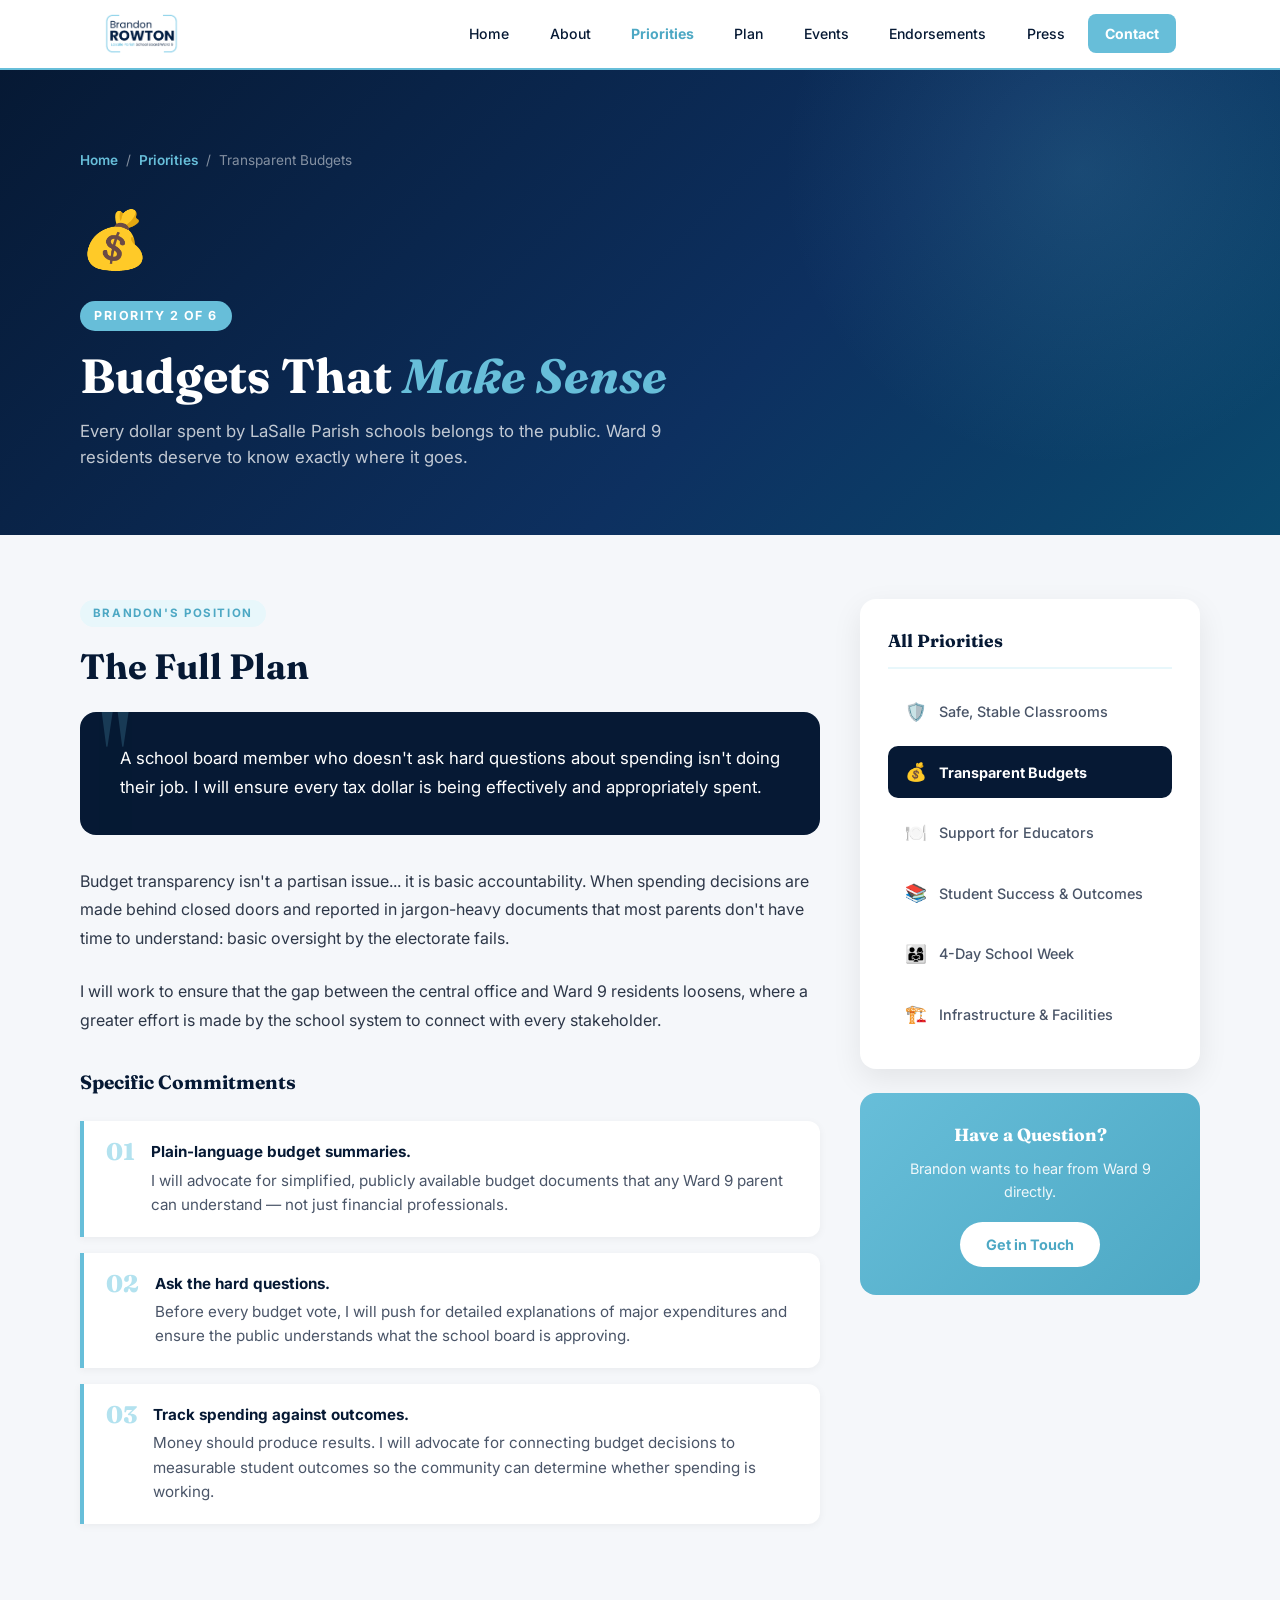
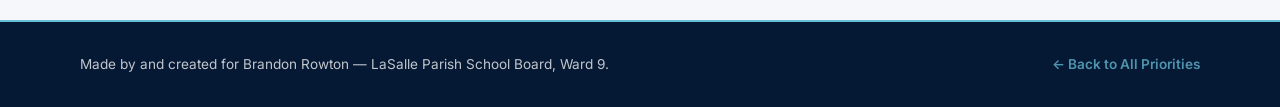
<file: priority-transparent-budgets.html>
<!DOCTYPE html>
<html lang="en">
<head>
  <meta charset="UTF-8" />
  <meta name="viewport" content="width=device-width, initial-scale=1.0" />
  <title>Transparent Budgets — Brandon Rowton for Ward 9</title>
  <link rel="icon" type="image/png" href="BCO.a9fb7232-cc8b-4e36-939b-543830245886.png">
  <link rel="preconnect" href="https://fonts.googleapis.com">
  <link rel="preconnect" href="https://fonts.gstatic.com" crossorigin>
  <link href="https://fonts.googleapis.com/css2?family=Fraunces:ital,wght@0,600;0,700;0,800;1,700&family=Inter:wght@400;500;600;700&display=swap" rel="stylesheet">
  <style>
    :root {
      --navy: #082145; --navy-deep: #061934; --blue: #67bed9; --blue-dark: #4da8c4;
      --blue-pale: #e8f7fb; --blue-mid: #b3e2ef; --white: #FFFFFF; --gray: #F5F7FA;
      --radius: 16px; --shadow: 0 10px 30px rgba(0,0,0,0.08); --shadow-blue: 0 8px 24px rgba(103,190,217,0.3);
    }
    * { margin: 0; padding: 0; box-sizing: border-box; }
    html { scroll-behavior: smooth; }
    body { font-family: "Inter", sans-serif; background: var(--gray); color: var(--navy-deep); line-height: 1.6; overflow-x: hidden; }
    img { max-width: 100%; display: block; }
    a { text-decoration: none; color: inherit; }

    header { position: sticky; top: 0; z-index: 100; background: rgba(255,255,255,1); border-bottom: 2px solid var(--blue); }
    .nav-container { max-width: 1120px; margin: auto; padding: 0.8rem 1.5rem; display: flex; justify-content: space-between; align-items: center; }
    .nav-logo { height: 42px; width: auto; object-fit: contain; }
    .nav-toggle { display: none; font-size: 1.6rem; background: none; border: none; cursor: pointer; color: var(--navy-deep); }
    .nav-links { display: flex; gap: 0.4rem; align-items: center; }
    .nav-links a { padding: 0.45rem 1rem; background: transparent; color: var(--navy-deep); border-radius: 8px; font-weight: 500; font-size: 0.88rem; transition: 0.2s ease; border: 1px solid transparent; }
    .nav-links a:hover { background: var(--blue); color: #fff; }
    .nav-links a.active { color: var(--blue-dark); font-weight: 700; }
    .nav-links a.cta { background: var(--blue); color: #fff; font-weight: 700; }
    .nav-links a.cta:hover { background: var(--blue-dark); }
    @media (max-width: 768px) {
      .nav-links { position: fixed; top: 70px; right: 1rem; left: 1rem; background: var(--navy-deep); border: 1px solid var(--blue); border-radius: 12px; padding: 1rem; flex-direction: column; gap: 0.4rem; display: none; }
      .nav-links.open { display: flex; }
      .nav-links a { width: 100%; text-align: center; color: rgba(255,255,255,0.85); }
      .nav-toggle { display: block; }
    }

    .page-hero { background: linear-gradient(135deg, var(--navy-deep) 0%, #0d3060 60%, #0a4a6e 100%); padding: 5rem 1.5rem 4rem; position: relative; overflow: hidden; }
    .page-hero::before { content: ''; position: absolute; width: 600px; height: 600px; border-radius: 50%; background: radial-gradient(circle, rgba(103,190,217,0.15) 0%, transparent 70%); top: -200px; right: -100px; pointer-events: none; }
    .page-hero-inner { max-width: 1120px; margin: auto; position: relative; z-index: 1; }
    .hero-eyebrow { display: inline-block; background: var(--blue); color: #fff; font-size: 0.78rem; font-weight: 700; letter-spacing: 0.12em; text-transform: uppercase; padding: 0.3rem 0.9rem; border-radius: 999px; margin-bottom: 1.2rem; }
    .page-hero h1 { font-family: "Fraunces", serif; font-size: clamp(2rem, 5vw, 3rem); line-height: 1.08; color: #fff; margin-bottom: 1rem; }
    .page-hero h1 em { font-style: italic; color: var(--blue); }
    .page-hero-sub { color: rgba(255,255,255,0.75); font-size: 1.05rem; max-width: 620px; }
    .breadcrumb { display: flex; align-items: center; gap: 0.5rem; margin-bottom: 1.5rem; font-size: 0.85rem; color: rgba(255,255,255,0.5); }
    .breadcrumb a { color: var(--blue); font-weight: 600; }
    .breadcrumb a:hover { text-decoration: underline; }
    .hero-icon { font-size: 3.5rem; margin-bottom: 1rem; display: block; }

    .content-section { padding: 4rem 1.5rem; }
    .section-container { max-width: 1120px; margin: auto; }
    .content-grid { display: grid; grid-template-columns: 1fr 340px; gap: 2.5rem; align-items: start; }
    @media (max-width: 900px) { .content-grid { grid-template-columns: 1fr; } }

    .main-content {}
    .section-label { display: inline-block; font-size: 0.72rem; font-weight: 700; letter-spacing: 0.14em; text-transform: uppercase; color: var(--blue-dark); background: var(--blue-pale); padding: 0.25rem 0.8rem; border-radius: 999px; margin-bottom: 0.8rem; }
    .section-title { font-family: "Fraunces", serif; font-size: clamp(1.6rem, 3vw, 2.2rem); margin-bottom: 1rem; color: var(--navy-deep); }

    .statement-box { background: var(--navy-deep); color: #fff; border-radius: var(--radius); padding: 2rem 2.5rem; margin-bottom: 2rem; position: relative; overflow: hidden; }
    .statement-box::before { content: '"'; font-family: "Fraunces", serif; font-size: 8rem; color: var(--blue); opacity: 0.2; position: absolute; top: -1rem; left: 1.2rem; line-height: 1; }
    .statement-box p { font-size: 1.05rem; line-height: 1.75; position: relative; z-index: 1; }

    .body-text { color: #2d3748; font-size: 1rem; line-height: 1.8; margin-bottom: 1.5rem; }

    .commitments { display: flex; flex-direction: column; gap: 1rem; margin-top: 1.5rem; }
    .commitment-item { display: flex; align-items: flex-start; gap: 1rem; background: #fff; border-left: 4px solid var(--blue); border-radius: 0 12px 12px 0; padding: 1.2rem 1.4rem; box-shadow: 0 2px 8px rgba(0,0,0,0.05); }
    .commitment-num { font-family: "Fraunces", serif; font-size: 1.5rem; font-weight: 800; color: var(--blue-mid); line-height: 1; flex-shrink: 0; min-width: 28px; }
    .commitment-item p strong { display: block; color: var(--navy-deep); margin-bottom: 0.25rem; }
    .commitment-item p { font-size: 0.95rem; color: #4a5568; }

    .sidebar {}
    .sidebar-card { background: #fff; border-radius: var(--radius); padding: 1.75rem; box-shadow: var(--shadow); margin-bottom: 1.5rem; }
    .sidebar-card h3 { font-family: "Fraunces", serif; font-size: 1.1rem; color: var(--navy-deep); margin-bottom: 1rem; border-bottom: 2px solid var(--blue-pale); padding-bottom: 0.75rem; }
    .sidebar-nav-list { display: flex; flex-direction: column; gap: 0.5rem; }
    .sidebar-nav-list a { display: flex; align-items: center; gap: 0.75rem; padding: 0.7rem 1rem; border-radius: 10px; font-size: 0.9rem; font-weight: 500; color: #4a5568; transition: 0.2s; border: 1px solid transparent; }
    .sidebar-nav-list a:hover { background: var(--blue-pale); color: var(--blue-dark); border-color: var(--blue-mid); }
    .sidebar-nav-list a.current { background: var(--navy-deep); color: #fff; font-weight: 700; }
    .sidebar-nav-list a .nav-icon { font-size: 1.1rem; }

    .contact-callout { background: linear-gradient(135deg, var(--blue) 0%, var(--blue-dark) 100%); border-radius: var(--radius); padding: 1.75rem; text-align: center; color: #fff; }
    .contact-callout h3 { font-family: "Fraunces", serif; font-size: 1.1rem; margin-bottom: 0.5rem; }
    .contact-callout p { font-size: 0.9rem; opacity: 0.9; margin-bottom: 1.2rem; }
    .btn-white { display: inline-block; background: #fff; color: var(--blue-dark); font-weight: 700; padding: 0.7rem 1.6rem; border-radius: 999px; font-size: 0.9rem; transition: 0.2s; }
    .btn-white:hover { background: var(--blue-pale); transform: translateY(-2px); }

    footer { background: var(--navy-deep); color: #fff; padding: 2rem 1.5rem; border-top: 2px solid var(--blue); margin-top: 2rem; }
    .footer-inner { max-width: 1120px; margin: auto; display: flex; justify-content: space-between; align-items: center; flex-wrap: wrap; gap: 1rem; font-size: 0.85rem; opacity: 0.75; }

    @keyframes fadeUp { from { opacity: 0; transform: translateY(20px); } to { opacity: 1; transform: translateY(0); } }
    .page-hero-inner > * { opacity: 0; animation: fadeUp 0.6s ease forwards; }
    .page-hero-inner > *:nth-child(1) { animation-delay: 0.05s; }
    .page-hero-inner > *:nth-child(2) { animation-delay: 0.15s; }
    .page-hero-inner > *:nth-child(3) { animation-delay: 0.25s; }
    .page-hero-inner > *:nth-child(4) { animation-delay: 0.35s; }
</style>
</head>
<body>

<header>
  <div class="nav-container">
    <img src="Copilot_20260420_100757.png" class="nav-logo" alt="Campaign Logo">
    <button class="nav-toggle" id="navToggle">☰</button>
    <nav class="nav-links">
      <a href="index.html">Home</a>
      <a href="index.html#about">About</a>
      <a href="priorities.html" class="active">Priorities</a>
      <a href="index.html#plan">Plan</a>
      <a href="index.html#events">Events</a>
      <a href="index.html#endorsements">Endorsements</a>
      <a href="index.html#press">Press</a>
      <a href="index.html#contact" class="cta">Contact</a>
    </nav>
  </div>
</header>

<div class="page-hero">
  <div class="page-hero-inner">
    <div class="breadcrumb">
      <a href="index.html">Home</a>
      <span>/</span>
      <a href="priorities.html">Priorities</a>
      <span>/</span>
      <span>Transparent Budgets</span>
    </div>
    <span class="hero-icon">💰</span>
    <span class="hero-eyebrow">Priority 2 of 6</span>
    <h1>Budgets That <em>Make Sense</em> </h1>
    <p class="page-hero-sub">Every dollar spent by LaSalle Parish schools belongs to the public. Ward 9 residents deserve to know exactly where it goes.</p>
  </div>
</div>

<section class="content-section">
  <div class="section-container">
    <div class="content-grid">
      <div class="main-content">
        <span class="section-label">Brandon's Position</span>
        <h2 class="section-title">The Full Plan</h2>
        <div class="statement-box">
          <p>A school board member who doesn't ask hard questions about spending isn't doing their job. I will ensure every tax dollar is being effectively and appropriately spent.</p>
        </div>
        <p class="body-text">Budget transparency isn't a partisan issue... it is basic accountability. When spending decisions are made behind closed doors and reported in jargon-heavy documents that most parents don't have time to understand: basic oversight by the electorate fails.</p><p class="body-text">I will work to ensure that the gap between the central office and Ward 9 residents loosens, where a greater effort is made by the school system to connect with every stakeholder. </p><p class="body-text"> </p>
        <h3 style="font-family:'Fraunces',serif; font-size:1.2rem; margin-bottom:1rem; margin-top:2rem; color:var(--navy-deep);">Specific Commitments</h3>
        <div class="commitments">
        <div class="commitment-item">
          <div class="commitment-num">01</div>
          <p><strong>Plain-language budget summaries.</strong> I will advocate for simplified, publicly available budget documents that any Ward 9 parent can understand — not just financial professionals.</p>
        </div>
        <div class="commitment-item">
          <div class="commitment-num">02</div>
          <p><strong>Ask the hard questions.</strong> Before every budget vote, I will push for detailed explanations of major expenditures and ensure the public understands what the school board is approving.</p>
        </div>
        <div class="commitment-item">
          <div class="commitment-num">03</div>
          <p><strong>Track spending against outcomes.</strong> Money should produce results. I will advocate for connecting budget decisions to measurable student outcomes so the community can determine whether spending is working.</p>
        </div></div>
      </div>
      
<div class="sidebar">
  <div class="sidebar-card">
    <h3>All Priorities</h3>
    <div class="sidebar-nav-list">
      <a href="priority-safe-classrooms.html"><span class="nav-icon">🛡️</span>Safe, Stable Classrooms</a>
<a href="priority-transparent-budgets.html" class="current"><span class="nav-icon">💰</span>Transparent Budgets</a>
<a href="priority-educator-support.html"><span class="nav-icon">🍽️</span>Support for Educators</a>
<a href="priority-student-success.html"><span class="nav-icon">📚</span>Student Success & Outcomes</a>
<a href="priority-4-day.html"><span class="nav-icon">👨‍👩‍👧</span>4-Day School Week</a>
<a href="priority-infrastructure.html"><span class="nav-icon">🏗️</span>Infrastructure & Facilities</a>

    </div>
  </div>
  <div class="contact-callout">
    <h3>Have a Question?</h3>
    <p>Brandon wants to hear from Ward 9 directly.</p>
    <a href="index.html#contact" class="btn-white">Get in Touch</a>
  </div>
</div>

    </div>
  </div>
</section>

<footer>
  <div class="footer-inner">
    <div>Made by and created for Brandon Rowton — LaSalle Parish School Board, Ward 9.</div>
    <a href="priorities.html" style="color: var(--blue); font-weight: 600;">← Back to All Priorities</a>
  </div>
</footer>

<script>
  const navToggle = document.getElementById("navToggle");
  const navMenu = document.querySelector(".nav-links");
  navToggle.addEventListener("click", () => navMenu.classList.toggle("open"));
  navMenu.querySelectorAll("a").forEach(link => link.addEventListener("click", () => navMenu.classList.remove("open")));
</script>

</body>
</html>
</file>
